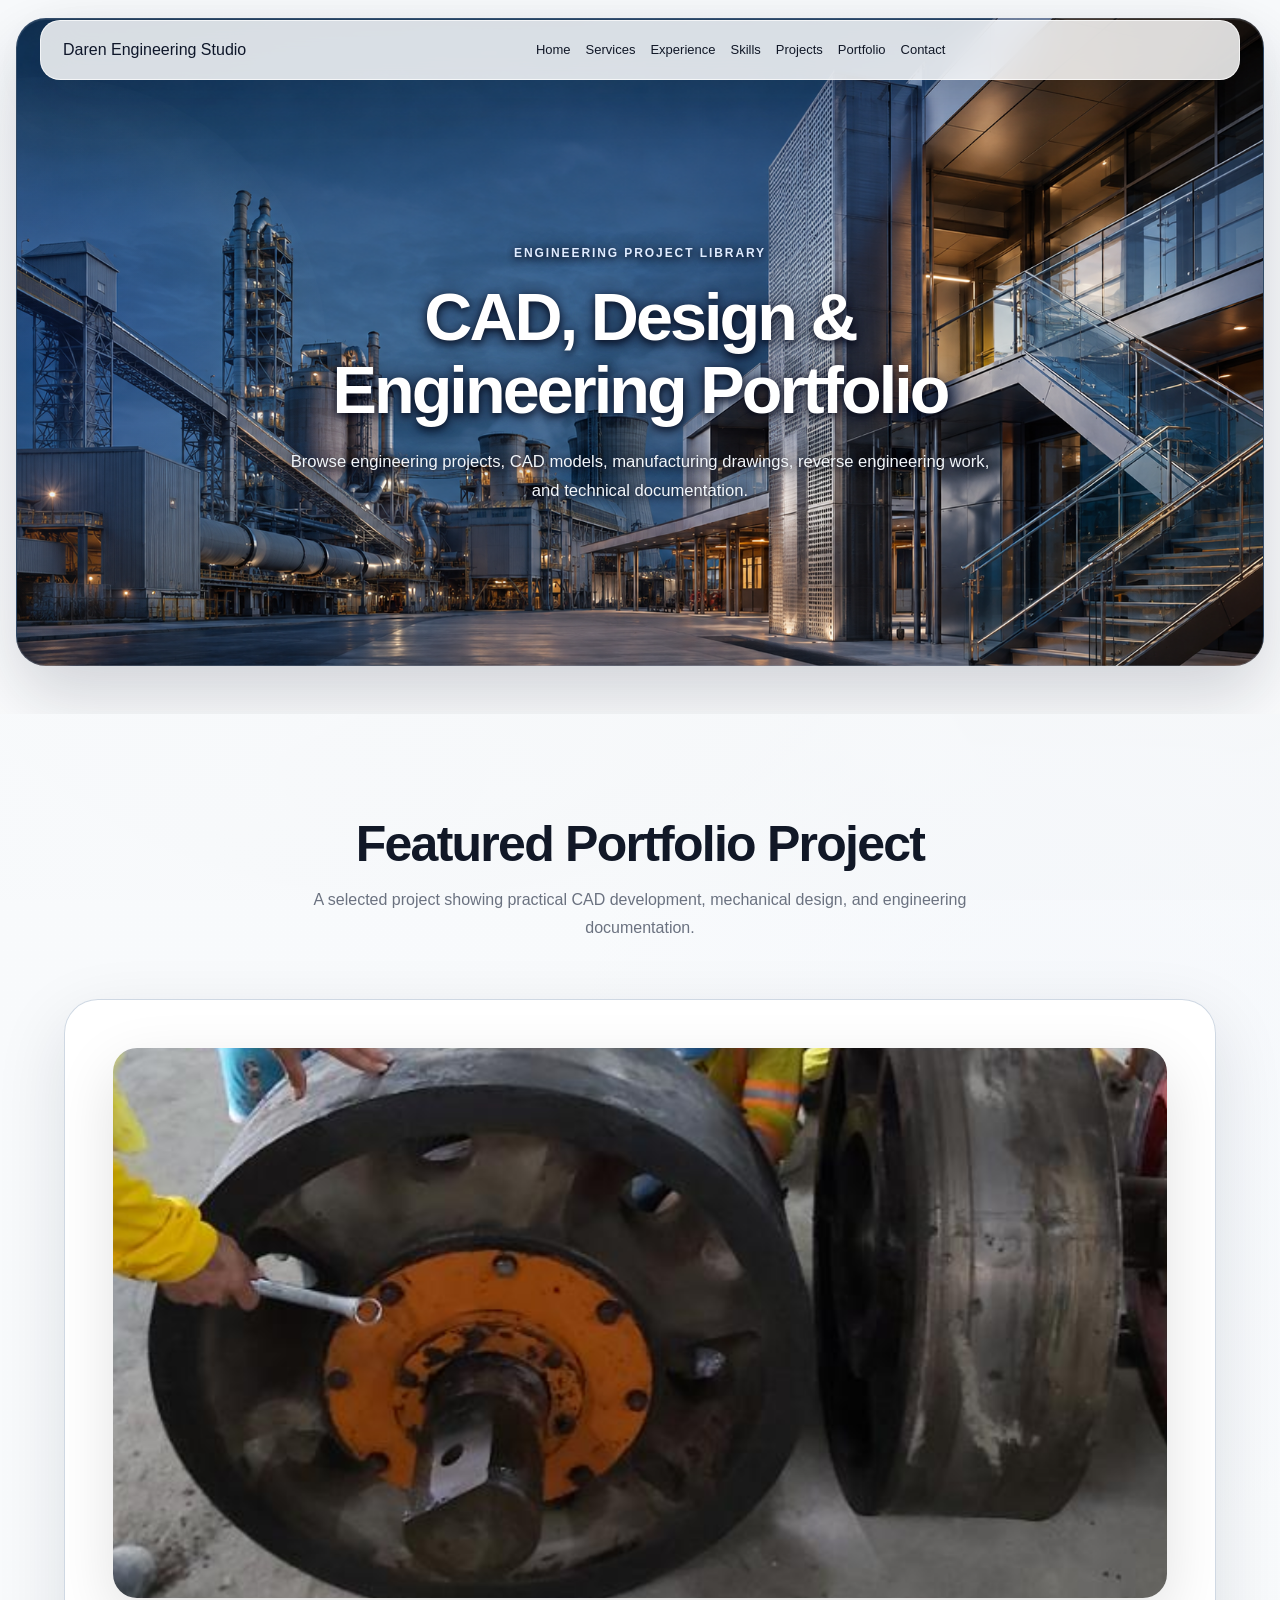
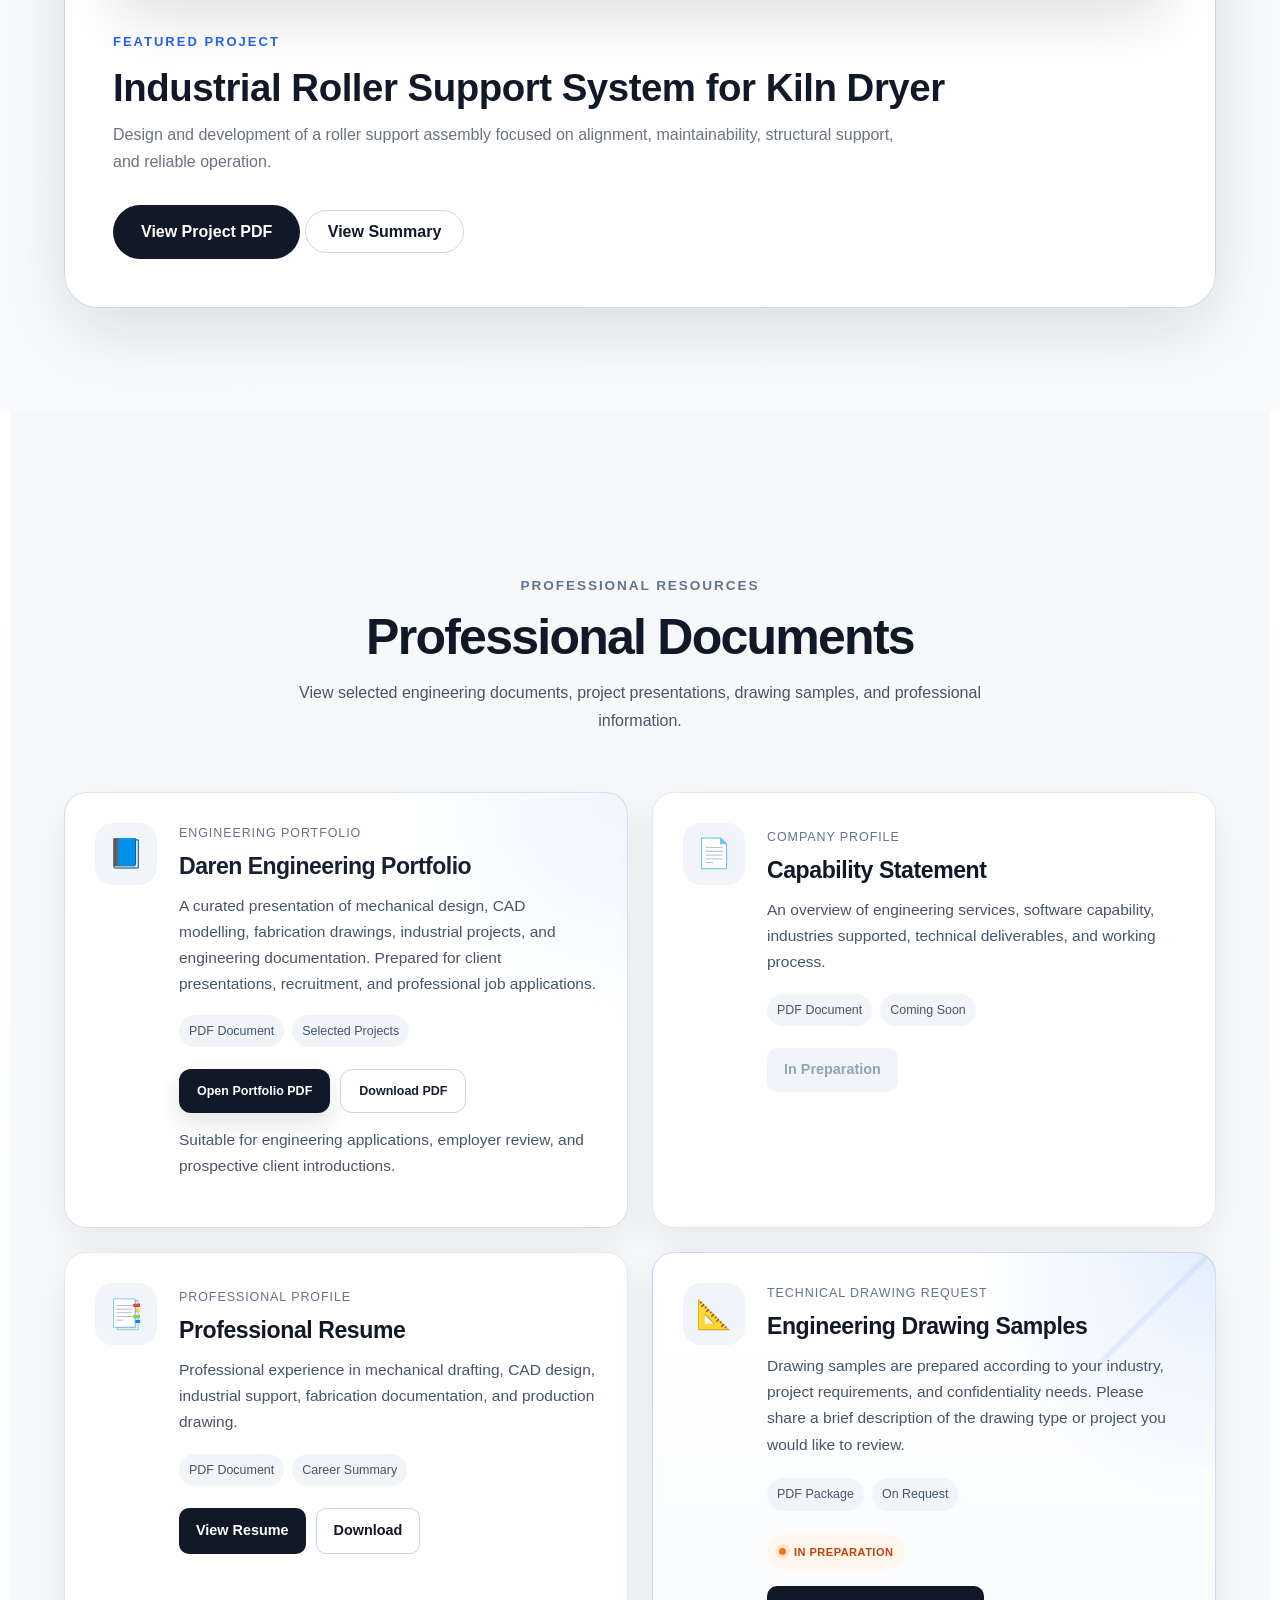
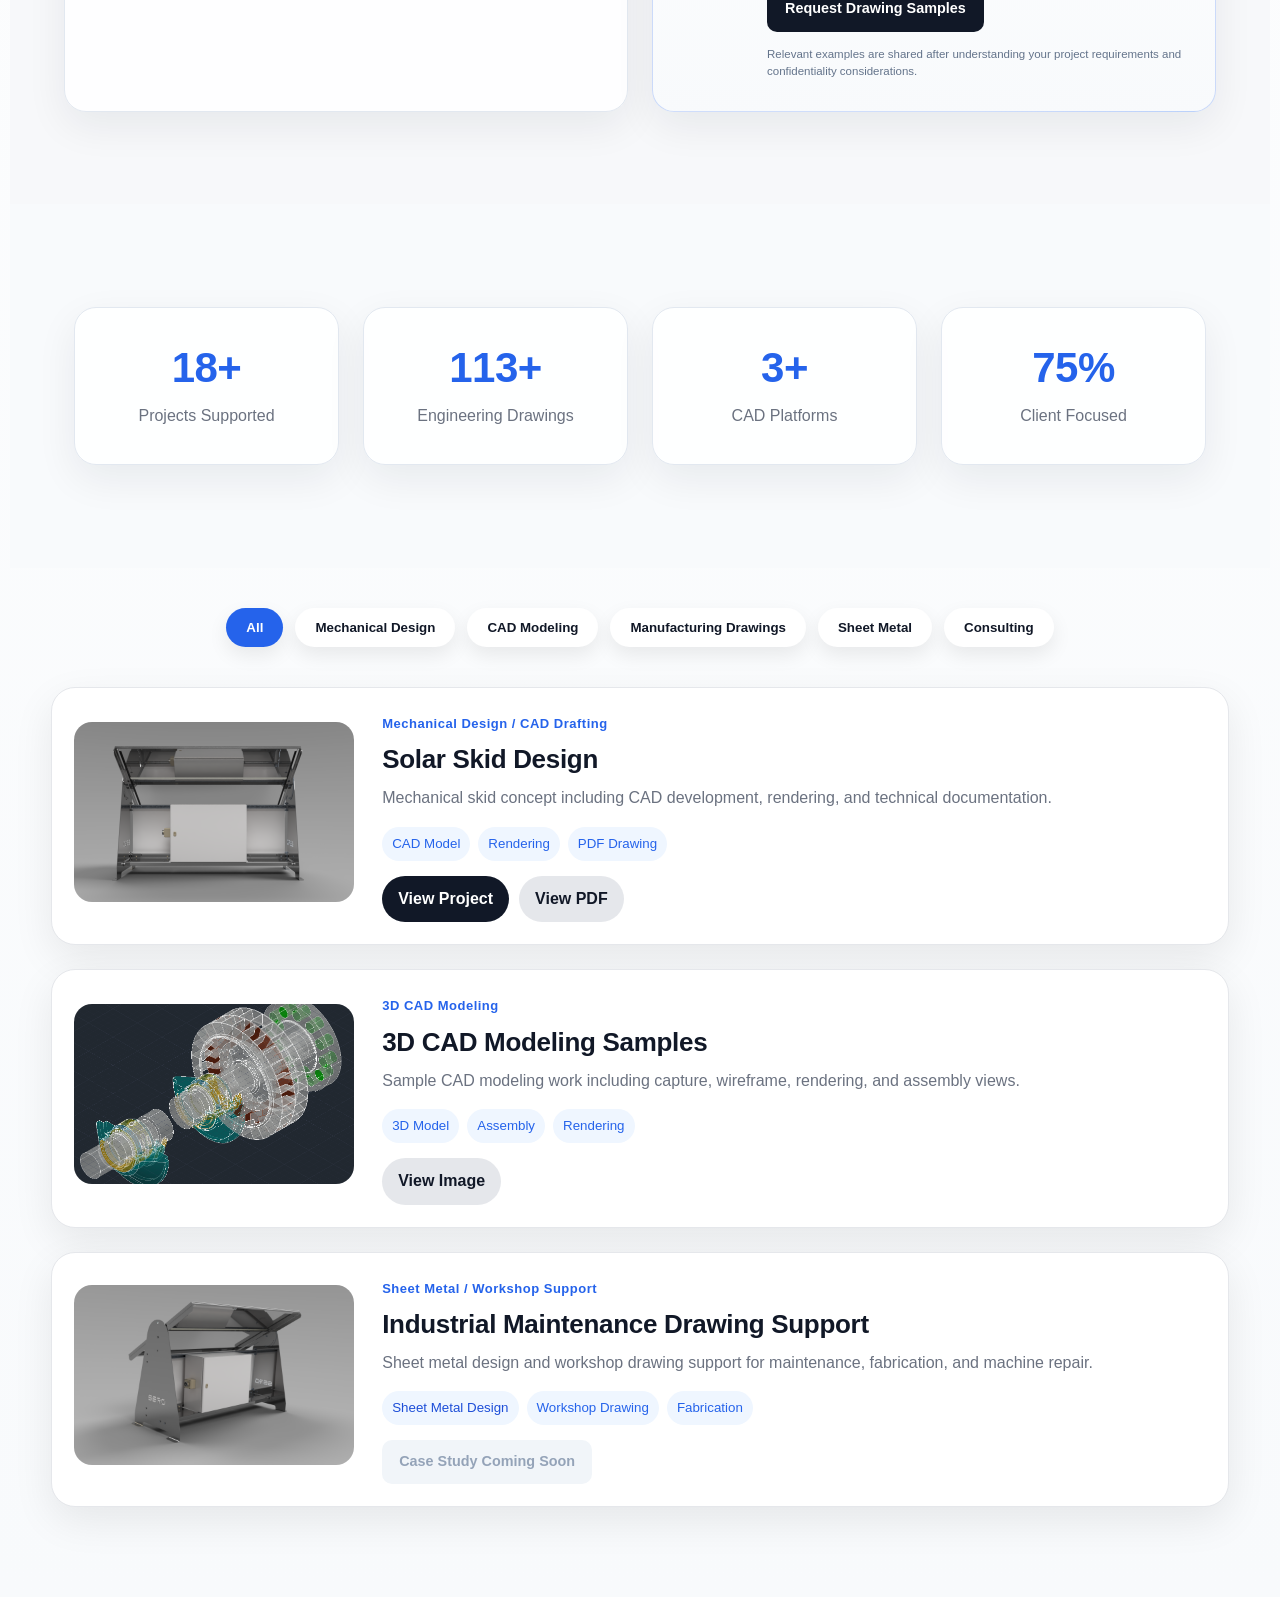
<file: portfolio.html>
<!DOCTYPE html>
<html lang="en">
<head>
    <meta charset="UTF-8">
    <meta name="viewport" content="width=device-width, initial-scale=1.0">
    <title>Portfolio | Daren Engineering Studio</title>

    <link rel="stylesheet" href="css/style.css">
    <link rel="preload"
          as="image"
          href="assets/images/engineering-portfolio-background.png"
          fetchpriority="high">
</head>

<body class="portfolio-page">

<header class="navbar" id="navbar">

    <div class="logo">
        Daren Engineering Studio
    </div>

    <nav>
        <a href="index.html#home">Home</a>
        <a href="index.html#services">Services</a>
        <a href="index.html#industrial-experience">Experience</a>
        <a href="index.html#skills">Skills</a>
        <a href="index.html#case-study">Projects</a>
        <a href="portfolio.html">Portfolio</a>
        <a href="index.html#contact">Contact</a>
    </nav>

</header>

<section class="hero portfolio-hero">

    <div class="hero-content">

        <p class="section-tag">
            ENGINEERING PROJECT LIBRARY
        </p>

        <h1>
            CAD, Design & Engineering Portfolio
        </h1>

        <p class="portfolio-hero-description">
            Browse engineering projects, CAD models,
            manufacturing drawings, reverse engineering work,
            and technical documentation.
        </p>

    </div>

</section>

<section class="section case-study-section">
    <div class="section-title">
        <h2>Featured Portfolio Project</h2>
        <p>
            A selected project showing practical CAD development,
            mechanical design, and engineering documentation.
        </p>
    </div>

    <div class="case-study-card">

        <div class="case-study-header">
            <div class="case-study-image">
                <img src="assets/images/roller-support-kiln-dryer.jpg"
                     alt="Industrial Roller Support System for Kiln Dryer">
            </div>

            <span>FEATURED PROJECT</span>

            <h3>Industrial Roller Support System for Kiln Dryer</h3>

            <p>
                Design and development of a roller support assembly focused on
                alignment, maintainability, structural support, and reliable operation.
            </p>
        </div>

        <div class="case-study-actions">
            <a href="assets/files/Roller-Support-Kiln-Dryer.pdf"
               class="btn-primary"
               target="_blank">
                View Project PDF
            </a>

            <a href="index.html#case-study"
               class="btn-secondary">
                View Summary
            </a>
        </div>

    </div>
</section>

<!-- PROFESSIONAL DOCUMENTS -->
<section class="professional-documents" id="documents">
    <div class="section-heading">
        <span class="section-label">PROFESSIONAL RESOURCES</span>
        <h2>Professional Documents</h2>
        <p>
            View selected engineering documents, project presentations,
            drawing samples, and professional information.
        </p>
    </div>

    <div class="document-grid">

        <!-- ENGINEERING PORTFOLIO -->
        <article class="document-card portfolio-document-card">
            <div class="document-icon">📘</div>

            <div class="document-content">
                <span class="document-type">Engineering Portfolio</span>
                <h3>Daren Engineering Portfolio</h3>

                <p>
                    A curated presentation of mechanical design, CAD modelling,
                    fabrication drawings, industrial projects, and engineering
                    documentation. Prepared for client presentations, recruitment,
                    and professional job applications.
                </p>

                <div class="document-meta">
                    <span>PDF Document</span>
                    <span>Selected Projects</span>
                </div>

                <div class="document-actions portfolio-file-actions">
                    <a
                        href="assets/files/portfolio/Daren-Sombilon-Engineering-Portfolio.pdf"
                        target="_blank"
                        rel="noopener noreferrer"
                        class="btn-primary portfolio-file-link"
                        data-file-candidates="assets/files/portfolio/Daren-Sombilon-Engineering-Portfolio.pdf|assets/files/Daren-Sombilon-Engineering-Portfolio.pdf|assets/files/Engineering-Portfolio.pdf|assets/files/Drawing-Sample-Portfolio.pdf"
                    >
                        Open Portfolio PDF
                    </a>

                    <a
                        href="assets/files/portfolio/Daren-Sombilon-Engineering-Portfolio.pdf"
                        download="Daren-Sombilon-Engineering-Portfolio.pdf"
                        class="btn-secondary portfolio-file-link"
                        data-file-candidates="assets/files/portfolio/Daren-Sombilon-Engineering-Portfolio.pdf|assets/files/Daren-Sombilon-Engineering-Portfolio.pdf|assets/files/Engineering-Portfolio.pdf|assets/files/Drawing-Sample-Portfolio.pdf"
                    >
                        Download PDF
                    </a>
                </div>

                <p class="portfolio-purpose-note">
                    Suitable for engineering applications, employer review,
                    and prospective client introductions.
                </p>
            </div>
        </article>

        <!-- CAPABILITY STATEMENT -->
        <article class="document-card">
            <div class="document-icon">📄</div>

            <div class="document-content">
                <span class="document-type">Company Profile</span>
                <h3>Capability Statement</h3>

                <p>
                    An overview of engineering services, software capability,
                    industries supported, technical deliverables, and working process.
                </p>

                <div class="document-meta">
                    <span>PDF Document</span>
                    <span>Coming Soon</span>
                </div>

                <div class="document-actions">
                    <span class="btn-disabled">In Preparation</span>
                </div>
            </div>
        </article>

        <!-- RESUME -->
        <article class="document-card">
            <div class="document-icon">📑</div>

            <div class="document-content">
                <span class="document-type">Professional Profile</span>
                <h3>Professional Resume</h3>

                <p>
                    Professional experience in mechanical drafting, CAD design,
                    industrial support, fabrication documentation, and production drawing.
                </p>

                <div class="document-meta">
                    <span>PDF Document</span>
                    <span>Career Summary</span>
                </div>

                <div class="document-actions">
                    <a
                        href="assets/files/resume/Daren-Sombilon-Resume.pdf"
                        target="_blank"
                        rel="noopener noreferrer"
                        class="btn-primary"
                    >
                        View Resume
                    </a>

                    <a
                        href="assets/files/resume/Daren-Sombilon-Resume.pdf"
                        download
                        class="btn-secondary"
                    >
                        Download
                    </a>
                </div>
            </div>
        </article>

        <!-- DRAWING SAMPLES — REQUEST BASED -->
        <article class="document-card document-card-request">
            <div class="document-icon">📐</div>

            <div class="document-content">
                <span class="document-type">Technical Drawing Request</span>
                <h3>Engineering Drawing Samples</h3>

                <p>
                    Drawing samples are prepared according to your industry,
                    project requirements, and confidentiality needs.
                    Please share a brief description of the drawing type or project
                    you would like to review.
                </p>

                <div class="document-meta">
                    <span>PDF Package</span>
                    <span>On Request</span>
                </div>

                <div class="document-preparation-status">
                    <span class="document-status-dot" aria-hidden="true"></span>
                    In Preparation
                </div>

                <div class="document-actions document-request-actions">
                    <a
                        href="request.html"
                        class="btn-primary"
                    >
                        Request Drawing Samples
                    </a>
                </div>

                <p class="document-confidentiality-note">
                    Relevant examples are shared after understanding your
                    project requirements and confidentiality considerations.
                </p>
            </div>
        </article>

    </div>
</section>

<section class="stats-section section">
    <div class="stats-grid">

        <div class="stat-card">
            <h3>
                <span class="counter" data-target="25">0</span>+
            </h3>
            <p>Projects Supported</p>
        </div>

        <div class="stat-card">
            <h3>
                <span class="counter" data-target="150">0</span>+
            </h3>
            <p>Engineering Drawings</p>
        </div>

        <div class="stat-card">
            <h3>
                <span class="counter" data-target="5">0</span>+
            </h3>
            <p>CAD Platforms</p>
        </div>

        <div class="stat-card">
            <h3>
                <span class="counter" data-target="100">0</span>%
            </h3>
            <p>Client Focused</p>
        </div>

    </div>
</section>

<section class="portfolio-filters">
    <button class="filter-btn active" data-filter="all">All</button>
    <button class="filter-btn" data-filter="mechanical">Mechanical Design</button>
    <button class="filter-btn" data-filter="cad">CAD Modeling</button>
    <button class="filter-btn" data-filter="drawings">Manufacturing Drawings</button>
    <button class="filter-btn" data-filter="sheetmetal">Sheet Metal</button>
    <button class="filter-btn" data-filter="consulting">Consulting</button>
</section>

<section class="project-list">

    <article class="project-list-item" data-category="mechanical cad drawings">
        <div class="project-list-image">
            <img src="assets/images/portfolio/skid-rendering.jpg" alt="Solar Skid Design">
        </div>

        <div class="project-list-content">
            <span class="project-category">Mechanical Design / CAD Drafting</span>
            <h3>Solar Skid Design</h3>
            <p>
                Mechanical skid concept including CAD development,
                rendering, and technical documentation.
            </p>

            <div class="project-tags">
                <small>CAD Model</small>
                <small>Rendering</small>
                <small>PDF Drawing</small>
            </div>

            <div class="project-actions">
                <a href="solar-skid-case-study.html">View Project</a>
                <a href="assets/files/Solar-Skid-Rendering.pdf" target="_blank">View PDF</a>
            </div>
        </div>
    </article>

    <article class="project-list-item" data-category="cad mechanical">
        <div class="project-list-image">
            <img src="assets/images/portfolio/3d-cad.jpg" alt="3D CAD Modeling Samples">
        </div>

        <div class="project-list-content">
            <span class="project-category">3D CAD Modeling</span>
            <h3>3D CAD Modeling Samples</h3>
            <p>
                Sample CAD modeling work including capture,
                wireframe, rendering, and assembly views.
            </p>

            <div class="project-tags">
                <small>3D Model</small>
                <small>Assembly</small>
                <small>Rendering</small>
            </div>

            <div class="project-actions">
                <a href="assets/images/portfolio/3d-cad.jpg" target="_blank">View Image</a>
            </div>
        </div>
    </article>

    <article class="project-list-item" data-category="sheetmetal drawings consulting">
        <div class="project-list-image">
            <img src="assets/images/portfolio/rendering.jpg" alt="Industrial Maintenance Drawing Support">
        </div>

        <div class="project-list-content">
            <span class="project-category">Sheet Metal / Workshop Support</span>
            <h3>Industrial Maintenance Drawing Support</h3>
            <p>
                Sheet metal design and workshop drawing support
                for maintenance, fabrication, and machine repair.
            </p>

            <div class="project-tags">
                <small>Sheet Metal Design</small>
                <small>Workshop Drawing</small>
                <small>Fabrication</small>
            </div>

            <div class="project-actions">
                <span class="btn-disabled">Case Study Coming Soon</span>
            </div>
        </div>
    </article>

</section>

<script src="js/main.js"></script>


<script>
(() => {
    const links = document.querySelectorAll(".portfolio-file-link[data-file-candidates]");
    if (!links.length) return;

    const resolved = new Map();

    async function findExistingPath(candidates) {
        const key = candidates.join("|");
        if (resolved.has(key)) return resolved.get(key);

        for (const path of candidates) {
            try {
                const response = await fetch(path, {
                    method: "HEAD",
                    cache: "no-store"
                });

                if (response.ok) {
                    resolved.set(key, path);
                    return path;
                }
            } catch (_) {
                // Continue to the next known legacy location.
            }
        }

        const fallback = candidates[0];
        resolved.set(key, fallback);
        return fallback;
    }

    links.forEach(async (link) => {
        const candidates = link.dataset.fileCandidates
            .split("|")
            .map((item) => item.trim())
            .filter(Boolean);

        const path = await findExistingPath(candidates);
        link.href = path;
    });
})();
</script>

</body>
</html>
</file>
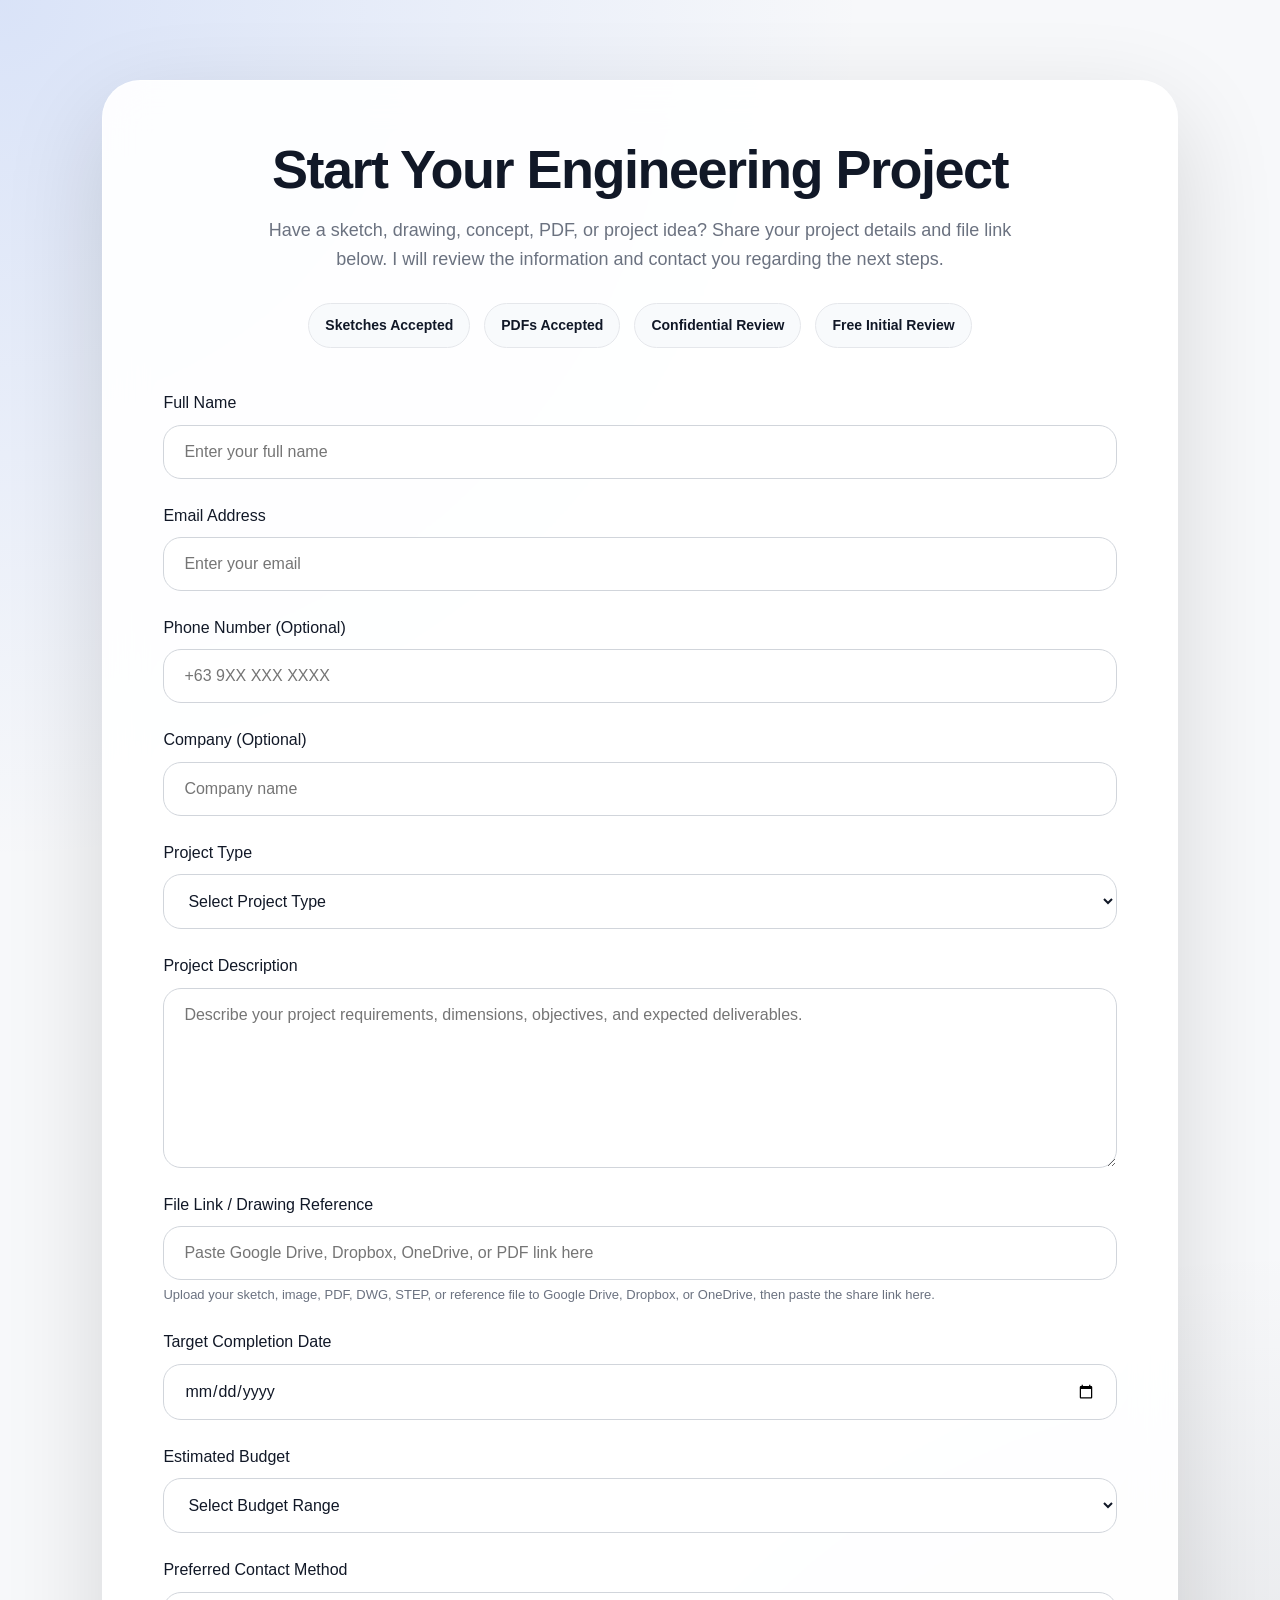
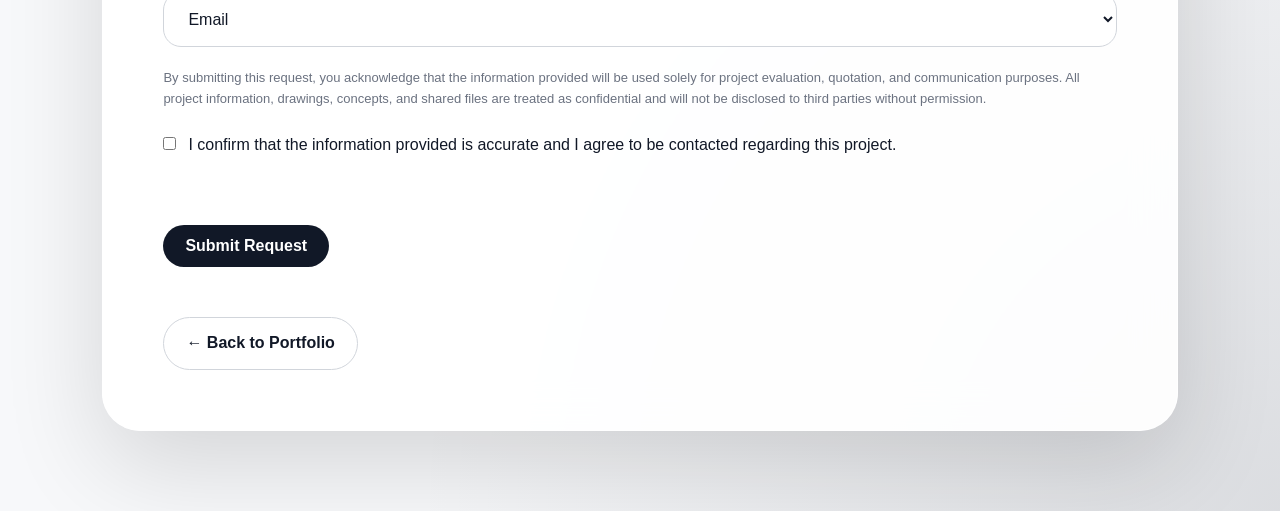
<file: request.html>
<!DOCTYPE html>

<html lang="en">
<head>
    <meta charset="UTF-8">
    <meta name="viewport" content="width=device-width, initial-scale=1.0">
    <title>Request Design Service | Daren Engineering Studio</title>
    <link rel="stylesheet" href="css/style.css">
</head>

<body>

<section class="request-page">
    <div class="request-container">

    <div class="request-header">
        <h1>Start Your Engineering Project</h1>

        <p>
            Have a sketch, drawing, concept, PDF, or project idea?
            Share your project details and file link below.
            I will review the information and contact you regarding the next steps.
        </p>

        <div class="request-trust">
            <span>Sketches Accepted</span>
            <span>PDFs Accepted</span>
            <span>Confidential Review</span>
            <span>Free Initial Review</span>
        </div>
    </div>

    <form
    id="requestForm"
    class="request-form"
    action="https://formspree.io/f/mrevdpja"
    method="POST">

    <input
        type="hidden"
        name="_next"
        value="https://3dsdaren.github.io/daren-engineering-portfolio/thankyou.html">

    <input
        type="hidden"
        name="_subject"
        value="New Engineering Project Request">

        <div class="form-group">
            <label>Full Name</label>
            <input
    type="text"
    name="full_name"
    placeholder="Enter your full name"
    autocomplete="name"
    required>
        </div>

        <div class="form-group">
            <label>Email Address</label>
           <input
    type="email"
    name="email_address"
    placeholder="Enter your email"
    autocomplete="email"
    required>
        </div>

        <div class="form-group">
            <label>Phone Number (Optional)</label>
            <input type="tel" name="phone_number" placeholder="+63 9XX XXX XXXX">
        </div>

        <div class="form-group">
            <label>Company (Optional)</label>
            <input type="text" name="company" placeholder="Company name">
        </div>

        <div class="form-group">
            <label>Project Type</label>

            <select name="project_type" required>
                <option value="">Select Project Type</option>
                <option>Mechanical Design</option>
                <option>CAD Drafting</option>
                <option>3D CAD Modeling</option>
                <option>Fabrication Drawing</option>
                <option>Reverse Engineering</option>
                <option>Engineering Review</option>
                <option>Technical Documentation</option>
                <option>Website / Digital Engineering</option>
                <option>Other</option>
            </select>
        </div>

        <div class="form-group">
            <label>Project Description</label>

            <textarea
                name="project_description"
                rows="8"
                placeholder="Describe your project requirements, dimensions, objectives, and expected deliverables."
                required></textarea>
        </div>

        <div class="form-group">
            <label>File Link / Drawing Reference</label>

            <input
                type="url"
                name="file_link"
                placeholder="Paste Google Drive, Dropbox, OneDrive, or PDF link here">

            <p class="form-note">
                Upload your sketch, image, PDF, DWG, STEP, or reference file to Google Drive,
                Dropbox, or OneDrive, then paste the share link here.
            </p>
        </div>

        <div class="form-group">
            <label>Target Completion Date</label>
            <input type="date" name="target_completion_date">
        </div>

        <div class="form-group">
            <label>Estimated Budget</label>

            <select name="estimated_budget">
                <option value="">Select Budget Range</option>
                <option>Under ₱5,000</option>
                <option>₱5,000 - ₱10,000</option>
                <option>₱10,000 - ₱25,000</option>
                <option>₱25,000 - ₱50,000</option>
                <option>₱50,000+</option>
            </select>
        </div>

        <div class="form-group">
            <label>Preferred Contact Method</label>

            <select name="preferred_contact_method">
                <option>Email</option>
                <option>Phone</option>
                <option>Viber</option>
                <option>WhatsApp</option>
            </select>
        </div>

        <div class="form-note">
            By submitting this request, you acknowledge that the information
            provided will be used solely for project evaluation, quotation,
            and communication purposes. All project information, drawings,
            concepts, and shared files are treated as confidential and will
            not be disclosed to third parties without permission.
        </div>

        <div class="form-group checkbox-group">
    <input type="checkbox" id="agreement" name="agreement" required>

    <label for="agreement">
        I confirm that the information provided is accurate and I agree to be contacted regarding this project.
    </label>
</div>
<p id="formStatus" class="form-status"></p>
        <button type="submit" class="btn-primary">
            Submit Request
        </button>

    </form>

    <div style="margin-top:40px;">
        <a href="index.html" class="btn-secondary">
            ← Back to Portfolio
        </a>
    </div>

</div>

</section>
<script>
    const form = document.getElementById("requestForm");
    const formStatus = document.getElementById("formStatus");

    form.addEventListener("submit", async function (event) {
        event.preventDefault();

        const formData = new FormData(form);

        formStatus.textContent = "Submitting your request...";
        formStatus.className = "form-status loading";

        try {
            const response = await fetch(form.action, {
                method: "POST",
                body: formData,
                headers: {
                    "Accept": "application/json"
                }
            });

            if (response.ok) {
                formStatus.textContent = "Request submitted successfully. Redirecting...";
                formStatus.className = "form-status success";

                setTimeout(function () {
                    window.location.href = "thankyou.html";
                }, 1000);
            } else {
                formStatus.textContent = "Something went wrong. Please check the form and try again.";
                formStatus.className = "form-status error";
            }
        } catch (error) {
            formStatus.textContent = "Network error. Please try again.";
            formStatus.className = "form-status error";
        }
    });
</script>
</body>
</html>
</file>
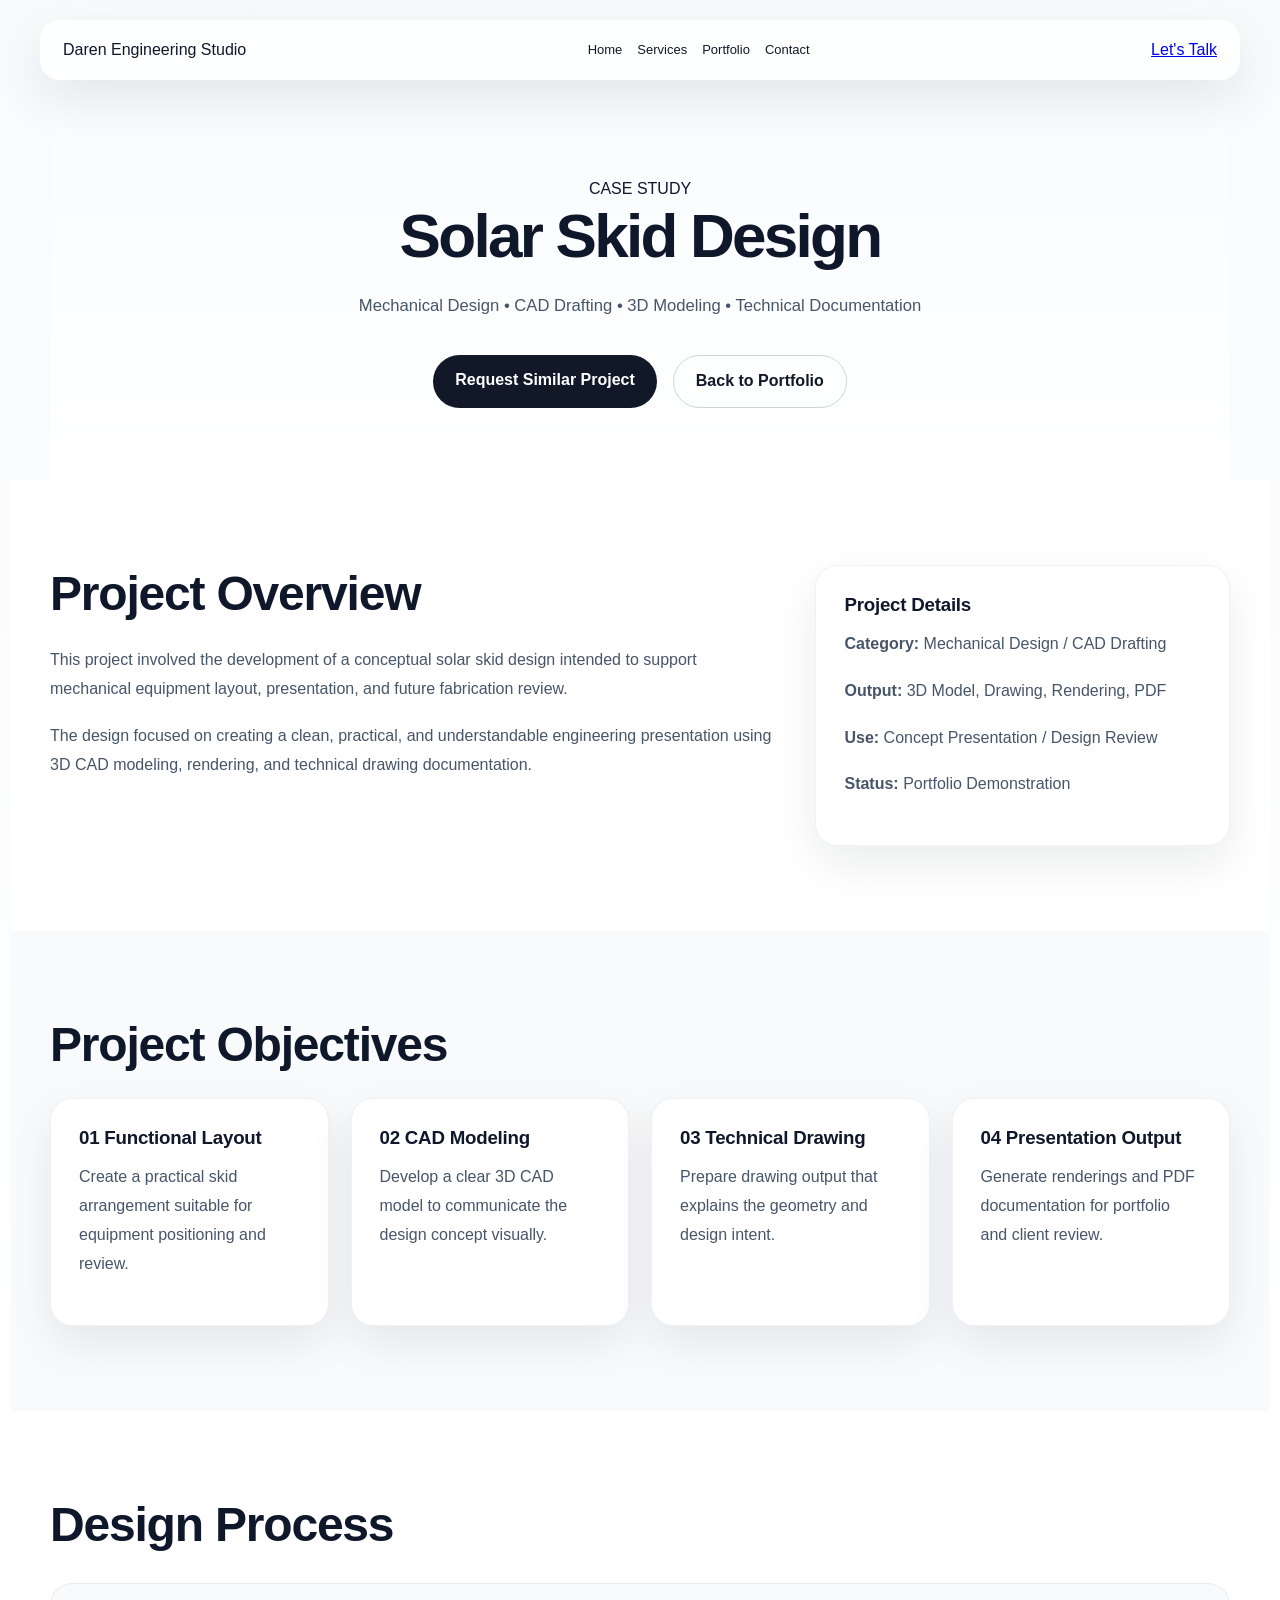
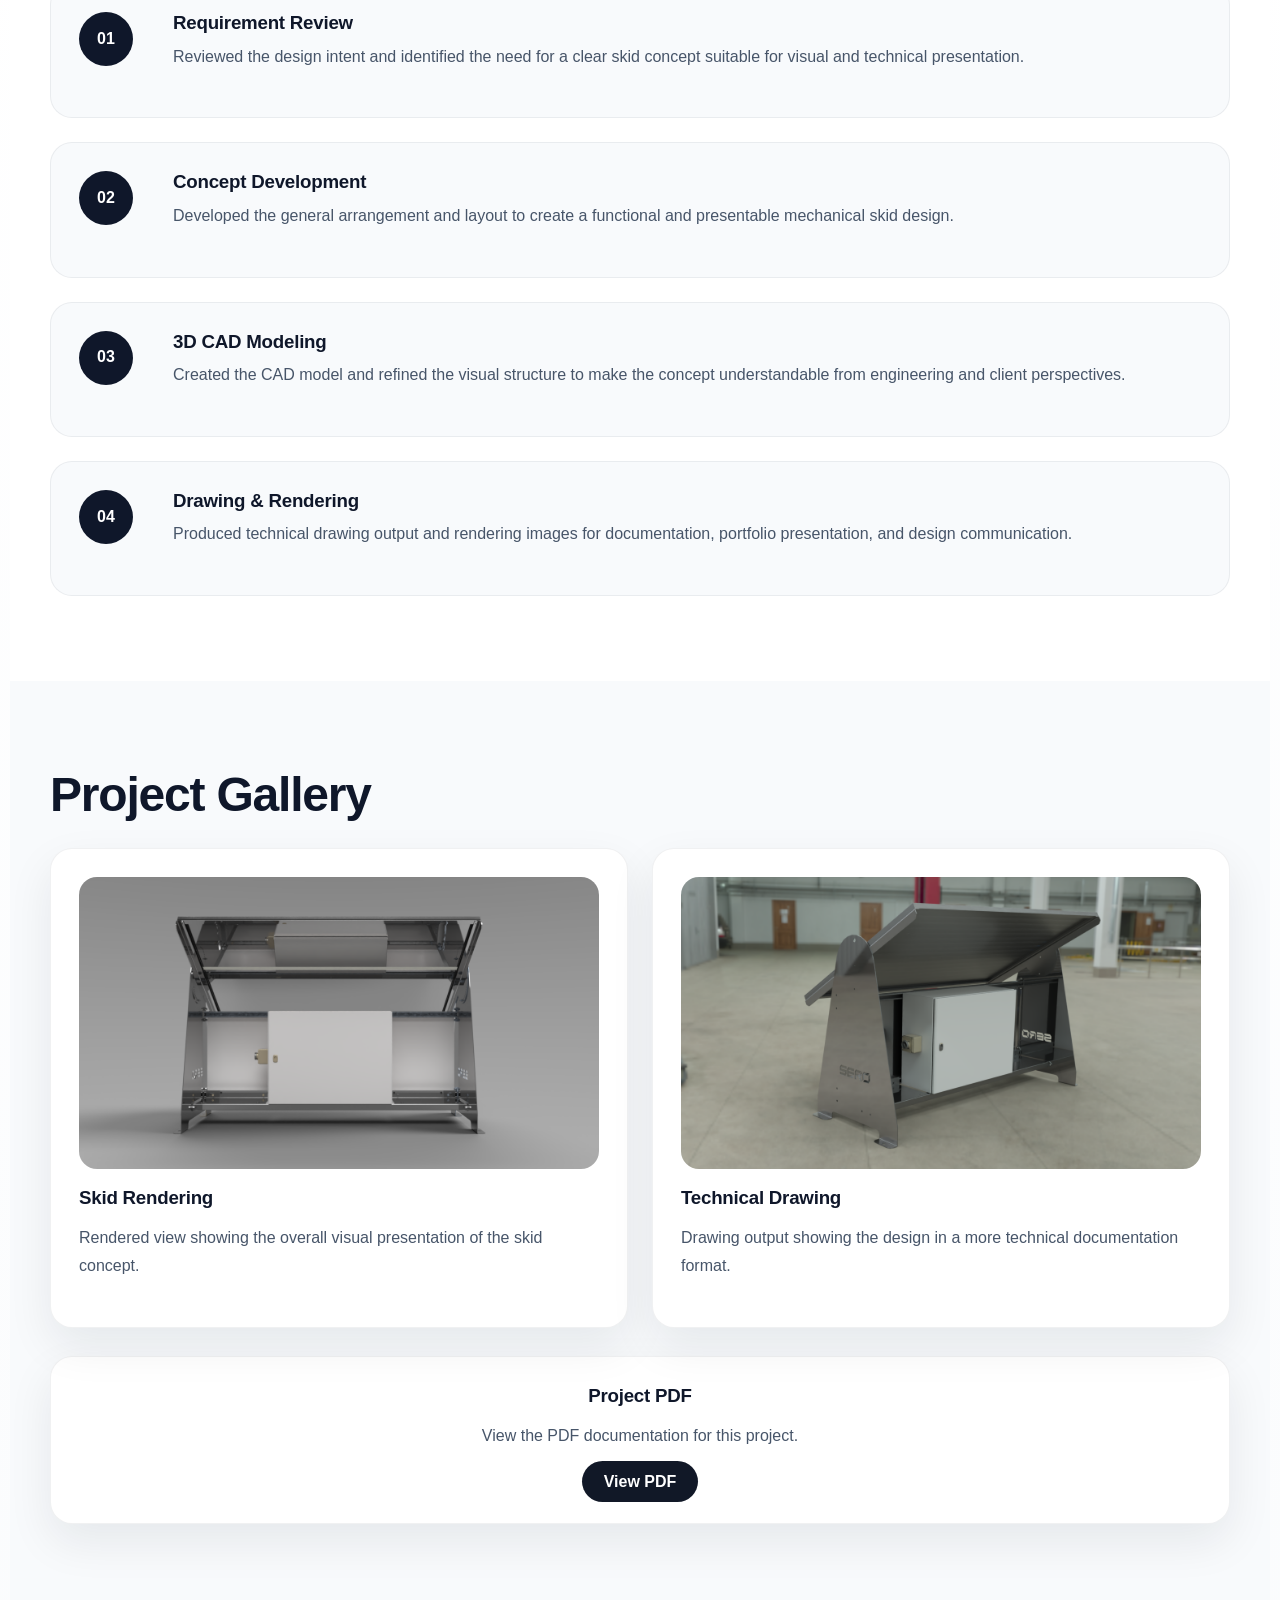
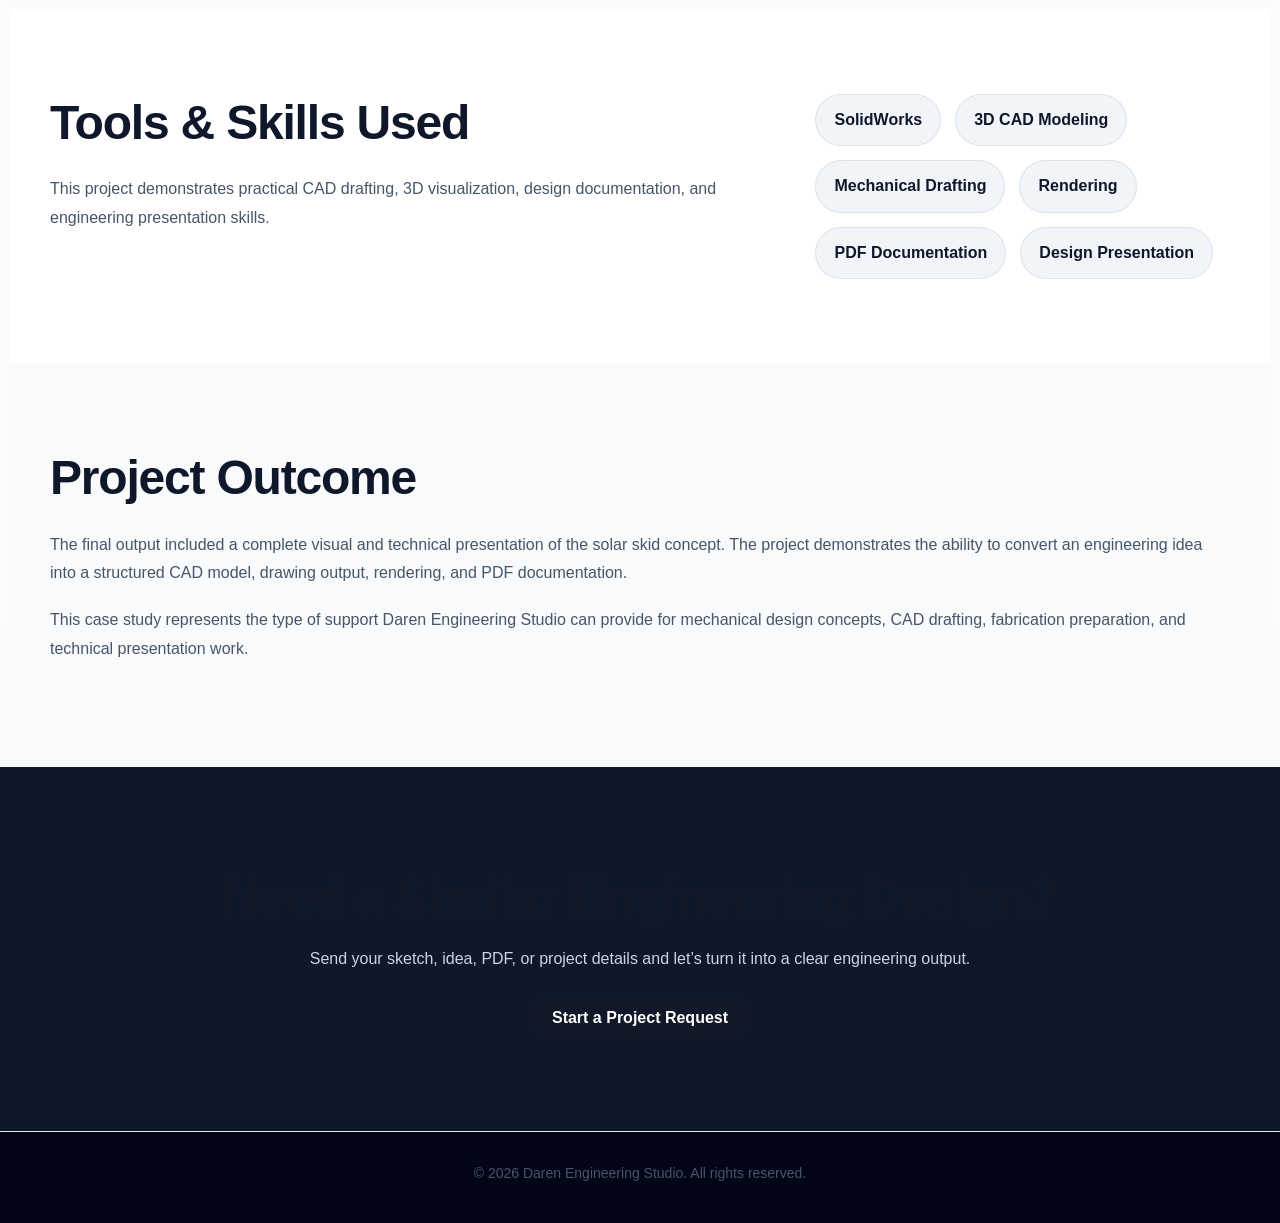
<file: solar-skid-case-study.html>
<!DOCTYPE html>
<html lang="en">
<head>
    <meta charset="UTF-8">
    <meta name="viewport" content="width=device-width, initial-scale=1.0">
    <title>Solar Skid Design Case Study | Daren Engineering Studio</title>

    <meta name="description" content="Solar Skid Design case study by Daren Engineering Studio. Mechanical design, CAD drafting, 3D modeling, rendering, and technical documentation.">

    <link rel="stylesheet" href="css/style.css">
</head>

<body>

<header class="navbar">
    <div class="logo">Daren Engineering Studio</div>

    <nav>
        <a href="index.html">Home</a>
        <a href="index.html#services">Services</a>
        <a href="index.html#cad-portfolio">Portfolio</a>
        <a href="index.html#contact">Contact</a>
    </nav>

    <a href="request.html" class="nav-btn">Let's Talk</a>
</header>

<main>

    <section class="case-hero">
        <div class="container">
            <span class="eyebrow">CASE STUDY</span>
            <h1>Solar Skid Design</h1>
            <p>
                Mechanical Design • CAD Drafting • 3D Modeling • Technical Documentation
            </p>

            <div class="case-hero-buttons">
                <a href="request.html" class="btn-primary">Request Similar Project</a>
                <a href="index.html#cad-portfolio" class="btn-secondary">Back to Portfolio</a>
            </div>
        </div>
    </section>

    <section class="case-section">
        <div class="container case-layout">

            <div>
                <h2>Project Overview</h2>
                <p>
                    This project involved the development of a conceptual solar skid design
                    intended to support mechanical equipment layout, presentation, and future
                    fabrication review.
                </p>

                <p>
                    The design focused on creating a clean, practical, and understandable
                    engineering presentation using 3D CAD modeling, rendering, and technical
                    drawing documentation.
                </p>
            </div>

            <div class="case-info-card">
                <h3>Project Details</h3>
                <p><strong>Category:</strong> Mechanical Design / CAD Drafting</p>
                <p><strong>Output:</strong> 3D Model, Drawing, Rendering, PDF</p>
                <p><strong>Use:</strong> Concept Presentation / Design Review</p>
                <p><strong>Status:</strong> Portfolio Demonstration</p>
            </div>

        </div>
    </section>

    <section class="case-section light-section">
        <div class="container">

            <h2>Project Objectives</h2>

            <div class="case-grid">
                <div class="case-card">
                    <h3>01 Functional Layout</h3>
                    <p>Create a practical skid arrangement suitable for equipment positioning and review.</p>
                </div>

                <div class="case-card">
                    <h3>02 CAD Modeling</h3>
                    <p>Develop a clear 3D CAD model to communicate the design concept visually.</p>
                </div>

                <div class="case-card">
                    <h3>03 Technical Drawing</h3>
                    <p>Prepare drawing output that explains the geometry and design intent.</p>
                </div>

                <div class="case-card">
                    <h3>04 Presentation Output</h3>
                    <p>Generate renderings and PDF documentation for portfolio and client review.</p>
                </div>
            </div>

        </div>
    </section>

    <section class="case-section">
        <div class="container">

            <h2>Design Process</h2>

            <div class="timeline">

                <div class="timeline-item">
                    <span>01</span>
                    <div>
                        <h3>Requirement Review</h3>
                        <p>
                            Reviewed the design intent and identified the need for a clear skid concept
                            suitable for visual and technical presentation.
                        </p>
                    </div>
                </div>

                <div class="timeline-item">
                    <span>02</span>
                    <div>
                        <h3>Concept Development</h3>
                        <p>
                            Developed the general arrangement and layout to create a functional and
                            presentable mechanical skid design.
                        </p>
                    </div>
                </div>

                <div class="timeline-item">
                    <span>03</span>
                    <div>
                        <h3>3D CAD Modeling</h3>
                        <p>
                            Created the CAD model and refined the visual structure to make the concept
                            understandable from engineering and client perspectives.
                        </p>
                    </div>
                </div>

                <div class="timeline-item">
                    <span>04</span>
                    <div>
                        <h3>Drawing & Rendering</h3>
                        <p>
                            Produced technical drawing output and rendering images for documentation,
                            portfolio presentation, and design communication.
                        </p>
                    </div>
                </div>

            </div>

        </div>
    </section>

    <section class="case-section light-section">
        <div class="container">

            <h2>Project Gallery</h2>

            <div class="case-gallery">
                <div class="gallery-card">
                    <img src="assets/images/portfolio/skid-rendering.jpg" alt="Solar skid 3D rendering">
                    <h3>Skid Rendering</h3>
                    <p>Rendered view showing the overall visual presentation of the skid concept.</p>
                </div>

                <div class="gallery-card">
                    <img src="assets/images/portfolio/skid-drawing.jpg" alt="Solar skid technical drawing">
                    <h3>Technical Drawing</h3>
                    <p>Drawing output showing the design in a more technical documentation format.</p>
                </div>
            </div>

            <div class="pdf-download-box">
                <h3>Project PDF</h3>
                <p>View the PDF documentation for this project.</p>
                <a href="assets/files/Solar-Skid-Rendering.pdf" target="_blank" class="btn-primary">
                    View PDF
                </a>
            </div>

        </div>
    </section>

    <section class="case-section">
        <div class="container case-layout">

            <div>
                <h2>Tools & Skills Used</h2>
                <p>
                    This project demonstrates practical CAD drafting, 3D visualization,
                    design documentation, and engineering presentation skills.
                </p>
            </div>

            <div class="skills-list">
                <span>SolidWorks</span>
                <span>3D CAD Modeling</span>
                <span>Mechanical Drafting</span>
                <span>Rendering</span>
                <span>PDF Documentation</span>
                <span>Design Presentation</span>
            </div>

        </div>
    </section>

    <section class="case-section light-section">
        <div class="container">

            <h2>Project Outcome</h2>

            <p>
                The final output included a complete visual and technical presentation of the
                solar skid concept. The project demonstrates the ability to convert an engineering
                idea into a structured CAD model, drawing output, rendering, and PDF documentation.
            </p>

            <p>
                This case study represents the type of support Daren Engineering Studio can provide
                for mechanical design concepts, CAD drafting, fabrication preparation, and technical
                presentation work.
            </p>

        </div>
    </section>

    <section class="case-cta">
        <div class="container">
            <h2>Need a Similar Engineering Design?</h2>
            <p>
                Send your sketch, idea, PDF, or project details and let’s turn it into a clear engineering output.
            </p>

            <a href="request.html" class="btn-primary">Start a Project Request</a>
        </div>
    </section>

</main>

<footer>
    <p>© 2026 Daren Engineering Studio. All rights reserved.</p>
</footer>

</body>
</html>
</file>
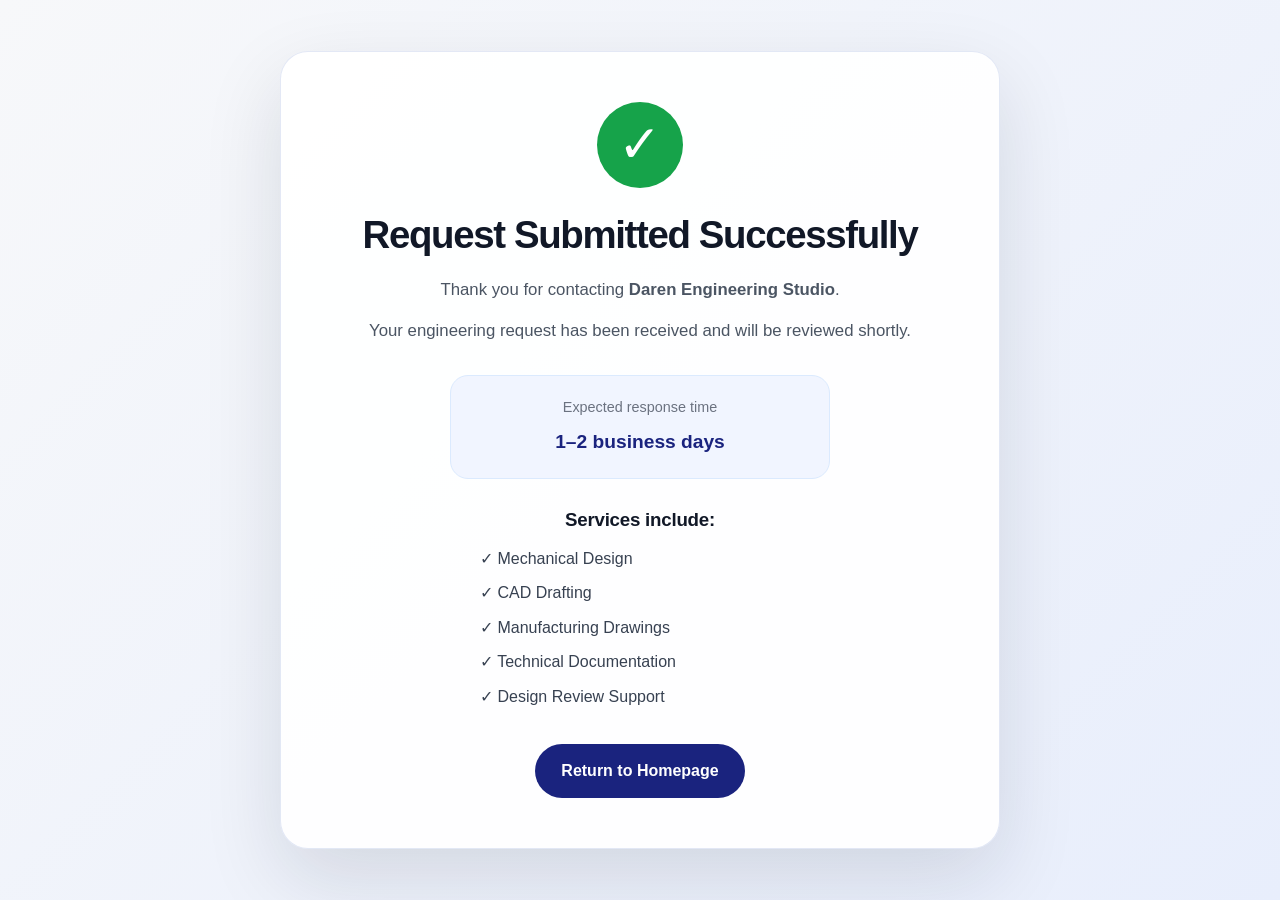
<file: thankyou.html>
<!DOCTYPE html>
<html lang="en">
<head>
    <meta charset="UTF-8">
    <meta name="viewport" content="width=device-width, initial-scale=1.0">
    <title>Thank You | Daren Engineering Studio</title>

    <link rel="stylesheet" href="css/style.css">
</head>
<body>

    <section class="thankyou-page">
        <div class="thankyou-card">
            <div class="check-icon">✓</div>

            <h1>Request Submitted Successfully</h1>

            <p>
                Thank you for contacting <strong>Daren Engineering Studio</strong>.
            </p>

            <p>
                Your engineering request has been received and will be reviewed shortly.
            </p>

            <div class="response-box">
                <span>Expected response time</span>
                <strong>1–2 business days</strong>
            </div>

            <h3>Services include:</h3>

            <ul class="thankyou-list">
                <li>✓ Mechanical Design</li>
                <li>✓ CAD Drafting</li>
                <li>✓ Manufacturing Drawings</li>
                <li>✓ Technical Documentation</li>
                <li>✓ Design Review Support</li>
            </ul>

            <a href="index.html" class="btn primary-btn">Return to Homepage</a>
        </div>
    </section>

</body>
</html>
</file>
<file: css/style.css>
* {
    margin: 0;
    padding: 0;
    box-sizing: border-box;
}

body {
    font-family: 'Inter', sans-serif;
    background: #f7f8fa;
    color: #111827;
    line-height: 1.6;
}

/* ================================
   NAVBAR
================================ */

.navbar {
    position: fixed;
    top: 20px;
    left: 50%;
    transform: translateX(-50%);
    width: 90%;
    max-width: 1200px;
    background: rgba(255, 255, 255, 0.85);
    backdrop-filter: blur(15px);
    border-radius: 20px;
    padding: 18px 24px;
    display: flex;
    justify-content: space-between;
    align-items: center;
    gap: 18px;
    z-index: 1000;
    box-shadow: 0 10px 30px rgba(0, 0, 0, 0.08);
    transition: all 0.3s ease;
}

/* ================================
   LOGO
================================ */

.logo {
    display: flex;
    align-items: center;
    gap: 12px;
    flex-shrink: 0;
    transition: 0.3s ease;
}

.logo-mark {
    width: 52px;
    height: 52px;
    border-radius: 14px;
    background: linear-gradient(
        135deg,
        #2563eb,
        #1d4ed8
    );
    border: 1px solid rgba(255, 255, 255, 0.25);
    color: #ffffff;
    font-size: 18px;
    font-weight: 800;
    display: flex;
    align-items: center;
    justify-content: center;
    box-shadow:
        0 12px 30px rgba(37, 99, 235, 0.25),
        0 0 20px rgba(37, 99, 235, 0.15);
    transition: all 0.3s ease;
}

.logo-mark:hover {
    transform: translateY(-3px) scale(1.03);
    box-shadow:
        0 20px 45px rgba(37, 99, 235, 0.35),
        0 0 25px rgba(37, 99, 235, 0.20);
}

.logo-text {
    display: flex;
    flex-direction: column;
    line-height: 1.1;
}

.logo-text strong {
    font-size: 19px;
    font-weight: 800;
    color: #111827;
    letter-spacing: 1px;
    transition: color 0.3s ease;
}

.logo-text small {
    font-size: 11px;
    color: #6b7280;
    text-transform: uppercase;
    letter-spacing: 1.5px;
}

.logo:hover .logo-text strong {
    color: #2563eb;
}

/* ================================
   NAVIGATION LINKS
================================ */

.navbar nav {
    display: flex;
    align-items: center;
    justify-content: center;
    gap: 14px;
    flex-wrap: nowrap;
    flex: 1;
    min-width: 0;
}

.navbar nav a {
    text-decoration: none;
    color: #111827;
    font-weight: 600;
    font-size: 14px;
    white-space: nowrap;
    position: relative;
    transition: color 0.3s ease;
}

.navbar nav a::after {
    content: "";
    position: absolute;
    left: 0;
    bottom: -6px;
    width: 0;
    height: 2px;
    background: #2563eb;
    border-radius: 999px;
    transition: width 0.3s ease;
}

.navbar nav a:hover,
.navbar nav a.active {
    color: #2563eb;
}

.navbar nav a:hover::after,
.navbar nav a.active::after {
    width: 100%;
}

/* ================================
   NAVBAR CTA BUTTON
================================ */

.navbar > .btn-primary {
    flex-shrink: 0;
    padding: 11px 17px;
    font-size: 13px;
    white-space: nowrap;
}

/* ================================
   SCROLLED NAVBAR
================================ */

.navbar.scrolled {
    padding: 12px 22px;
    box-shadow: 0 20px 50px rgba(0, 0, 0, 0.12);
}

.navbar.scrolled .logo-mark {
    width: 46px;
    height: 46px;
}

.navbar.scrolled .logo-text strong {
    font-size: 17px;
}

/* ================================
   TABLET NAVBAR
================================ */

@media (max-width: 1100px) {
    .navbar {
        width: 94%;
        padding: 16px 20px;
        gap: 14px;
    }

    .navbar nav {
        gap: 10px;
    }

    .navbar nav a {
        font-size: 13px;
    }

    .navbar > .btn-primary {
        padding: 10px 15px;
        font-size: 12px;
    }

    .logo-mark {
        width: 48px;
        height: 48px;
    }

    .logo-text strong {
        font-size: 17px;
    }

    .logo-text small {
        font-size: 10px;
    }
}

/* ================================
   MOBILE / SMALL TABLET NAVBAR
================================ */

@media (max-width: 900px) {
    .navbar {
        top: 10px;
        width: 94%;
        padding: 14px 18px;
        flex-direction: column;
        gap: 12px;
    }

    .logo {
        justify-content: center;
    }

    .navbar nav {
        width: 100%;
        justify-content: center;
        flex-wrap: wrap;
        gap: 10px 14px;
    }

    .navbar nav a {
        font-size: 13px;
    }

    .navbar > .btn-primary {
        padding: 10px 16px;
        font-size: 13px;
    }

    .hero {
        padding-top: 230px;
    }
}

/* ================================
   MOBILE NAVBAR
================================ */

@media (max-width: 600px) {
    .navbar {
        width: calc(100% - 20px);
        padding: 12px 14px;
        border-radius: 16px;
    }

    .logo-mark {
        width: 44px;
        height: 44px;
        font-size: 16px;
    }

    .logo-text strong {
        font-size: 16px;
    }

    .logo-text small {
        font-size: 9px;
        letter-spacing: 1px;
    }

    .navbar nav {
        gap: 8px 12px;
    }

    .navbar nav a {
        font-size: 12px;
    }

    .navbar > .btn-primary {
        width: 100%;
        max-width: 260px;
        text-align: center;
    }

    .hero {
        padding-top: 250px;
    }
}

/* BUTTONS */

.btn-primary {
    text-decoration: none;
    background: #111827;
    color: white;
    padding: 12px 22px;
    border-radius: 999px;
    font-weight: 600;
    transition: .3s;
}

.btn-primary:hover {
    transform: translateY(-3px);
}

.btn-secondary {
    text-decoration: none;
    border: 1px solid #d1d5db;
    color: #111827;
    padding: 12px 22px;
    border-radius: 999px;
    font-weight: 600;
}

/* HERO */

.hero {
    width: 100%;
    max-width: 1500px;
    min-height: 100vh;
    margin: 0 auto;
    padding: 150px 6% 90px;
    display: grid;
    grid-template-columns: minmax(0, 0.95fr) minmax(420px, 1.05fr);
    align-items: center;
    gap: clamp(48px, 6vw, 90px);
}

.hero-content {
    width: 100%;
    max-width: 680px;
}

.hero-tag {
    display: inline-block;
    padding: 8px 15px;
    margin-bottom: 20px;
    border-radius: 999px;
    background: #e0e7ff;
    color: #2563eb;
    font-size: 12px;
    font-weight: 700;
}

.hero h1 {
    margin-bottom: 25px;
    font-size: clamp(50px, 5vw, 72px);
    line-height: 1;
}

.hero p {
    max-width: 650px;
    margin-bottom: 30px;
    color: #6b7280;
    font-size: 18px;
}

.hero-buttons {
    display: flex;
    flex-wrap: wrap;
    gap: 14px;
}

.hero-image {
    width: 100%;
    display: flex;
    align-items: center;
    justify-content: flex-end;
}

.hero-image img {
    width: 100%;
    max-width: 720px;
    height: auto;
    display: block;
    border-radius: 30px;
    box-shadow: 0 30px 80px rgba(0, 0, 0, 0.15);
}

/* SECTIONS */

.section {
    padding: 100px 8%;
}

.section-title {
    text-align: center;
    margin-bottom: 60px;
}

.section-title h2 {
    font-size: 52px;
    margin-bottom: 10px;
}

.section-title p {
    color: #6b7280;
}

/* SERVICES */

.services-grid {
    display: grid;
    grid-template-columns: repeat(auto-fit,minmax(250px,1fr));
    gap: 25px;
}

.card {
    background: white;
    padding: 35px;
    border-radius: 25px;
    box-shadow: 0 10px 30px rgba(0,0,0,.05);
    transition: .3s;
}

.card:hover {
    transform: translateY(-8px);
}

.card h3 {
    margin-bottom: 15px;
}

.service-link {
    display: block;
    color: inherit;
    text-decoration: none;
}

/* CAD PORTFOLIO */

.cad-portfolio-section {
    background: #f8fafc;
}

.portfolio-projects {
    display: grid;
    gap: 50px;
}

.project-showcase-card {
    background: #ffffff;
    border-radius: 34px;
    padding: 42px;
    box-shadow: 0 24px 70px rgba(0,0,0,0.08);
    border: 1px solid rgba(0,0,0,0.06);
}

.project-header {
    margin-bottom: 34px;
}

.project-header span {
    display: inline-block;
    font-size: 13px;
    font-weight: 700;
    letter-spacing: 1.5px;
    text-transform: uppercase;
    color: #2563eb;
    margin-bottom: 12px;
}

.project-header h3 {
    font-size: 34px;
    color: #111827;
    margin-bottom: 12px;
}

.project-header p {
    color: #6b7280;
    font-size: 17px;
    max-width: 780px;
}

.project-section-box {
    background: #f8fafc;
    padding: 30px;
    border-radius: 26px;
    margin-top: 28px;
}

.project-section-box h4 {
    font-size: 24px;
    margin-bottom: 22px;
    color: #111827;
}

/* IMAGE GALLERY */

.portfolio-gallery {
    display: grid;
    grid-template-columns: repeat(auto-fit, minmax(220px, 1fr));
    gap: 22px;
}

.portfolio-card {
    background: #ffffff;
    border-radius: 22px;
    overflow: hidden;
    text-decoration: none;
    color: #111827;
    box-shadow: 0 10px 30px rgba(0,0,0,0.06);
    transition: 0.3s ease;
}

.portfolio-card:hover {
    transform: translateY(-8px);
    box-shadow: 0 24px 60px rgba(0,0,0,0.14);
}

.portfolio-card img {
    width: 100%;
    height: 220px;
    object-fit: cover;
    object-position: center;
}

.portfolio-card h5 {
    padding: 18px 18px 6px;
    font-size: 18px;
}

.portfolio-card span {
    display: inline-block;
    margin: 0 18px 20px;
    color: #2563eb;
    font-weight: 700;
}

/* PDF DOCUMENTS */

.pdf-grid {
    display: grid;
    grid-template-columns: repeat(auto-fit, minmax(260px, 1fr));
    gap: 22px;
}

.pdf-card {
    display: block;
    background: #ffffff;
    padding: 28px;
    border-radius: 22px;
    text-decoration: none;
    color: #111827;
    border: 1px solid #e5e7eb;
    transition: 0.3s ease;
}

.pdf-card:hover {
    transform: translateY(-6px);
    border-color: #2563eb;
    box-shadow: 0 20px 50px rgba(37,99,235,0.15);
}

.pdf-card h5 {
    font-size: 20px;
    margin-bottom: 10px;
}

.pdf-card p {
    color: #6b7280;
    margin-bottom: 16px;
}

.pdf-card span {
    color: #2563eb;
    font-weight: 700;
}

/* PROJECTS */

.dark-section {
    background: #0f172a;
    color: white;
}

.project-grid {
    display: grid;
    grid-template-columns: repeat(auto-fit,minmax(300px,1fr));
    gap: 25px;
}

.project-card {
    background: #1e293b;
    border-radius: 25px;
    overflow: hidden;
}

.project-card img {
    width: 100%;
    height: 250px;
    object-fit: cover;
}

.project-content {
    padding: 25px;
}

.project-content p {
    color: #cbd5e1;
}

/* ABOUT */

.about-container {
    max-width: 900px;
    margin: auto;
    text-align: center;
    background: white;
    padding: 50px;
    border-radius: 25px;
    box-shadow: 0 10px 30px rgba(0,0,0,.05);
}

/* CONTACT */

.contact-section {
    margin: 80px;
    padding: 80px;
    background: #111827;
    color: white;
    text-align: center;
    border-radius: 30px;
}

.contact-section h2 {
    font-size: 56px;
    margin-bottom: 20px;
}

.contact-section p {
    max-width: 700px;
    margin: auto;
    margin-bottom: 25px;
    color: #cbd5e1;
}

/* MOBILE */

@media (max-width: 900px) {
    .hero {
        min-height: auto;
        padding-right: 6%;
        padding-bottom: 80px;
        padding-left: 6%;
        grid-template-columns: 1fr;
        gap: 42px;
        text-align: center;
    }

    .hero-content {
        max-width: 760px;
        margin: 0 auto;
    }

    .hero h1 {
        font-size: 48px;
    }

    .hero p {
        margin-right: auto;
        margin-left: auto;
    }

    .hero-buttons {
        justify-content: center;
    }

    .hero-image {
        justify-content: center;
    }

    .hero-image img {
        max-width: 760px;
    }

    .contact-section {
        margin: 30px;
        padding: 40px;
    }

    .contact-section h2 {
        font-size: 40px;
    }
}

@media(max-width:768px) {
    .section {
        padding: 80px 6%;
    }

    .section-title h2 {
        font-size: 38px;
    }

    .project-showcase-card {
        padding: 26px;
        border-radius: 26px;
    }

    .project-header h3 {
        font-size: 26px;
    }

    .project-section-box {
        padding: 22px;
    }

    .portfolio-card img {
        height: 170px;
    }
}

/* ================================
   REQUEST FORM PAGE - IMPROVED V2
   Apple / Tesla Style Client Portal
================================ */

.request-page {
    min-height: 100vh;
    padding: 80px 8%;
    background:
        radial-gradient(circle at top left, rgba(37, 99, 235, 0.14), transparent 35%),
        radial-gradient(circle at bottom right, rgba(17, 24, 39, 0.12), transparent 35%),
        #f7f8fa;
    display: flex;
    justify-content: center;
    align-items: center;
}

.request-container {
    width: 100%;
    max-width: 1100px;
    background: rgba(255, 255, 255, 0.92);
    backdrop-filter: blur(20px);
    border-radius: 38px;
    padding: 60px;
    box-shadow: 0 34px 100px rgba(0, 0, 0, 0.14);
    border: 1px solid rgba(255, 255, 255, 0.75);
}

.request-header {
    text-align: center;
    margin-bottom: 42px;
}

.request-header h1 {
    font-size: 54px;
    line-height: 1.05;
    margin-bottom: 18px;
    color: #111827;
    letter-spacing: -1.5px;
}

.request-header p {
    max-width: 780px;
    margin: auto;
    color: #6b7280;
    font-size: 18px;
}

/* TRUST BADGES */

.request-trust {
    display: flex;
    justify-content: center;
    flex-wrap: wrap;
    gap: 14px;
    margin-top: 28px;
}

.request-trust span {
    background: #f8fafc;
    border: 1px solid #e5e7eb;
    padding: 10px 16px;
    border-radius: 999px;
    font-size: 14px;
    font-weight: 700;
    color: #111827;
}

/* FORM */

.request-form {
    display: grid;
    gap: 24px;
}

.form-group {
    display: grid;
    gap: 8px;
}

.form-group label {
    font-weight: 700;
    color: #111827;
}

.form-group input,
.form-group select,
.form-group textarea {
    width: 100%;
    padding: 17px 20px;
    border-radius: 18px;
    border: 1px solid #d1d5db;
    background: #ffffff;
    font-size: 16px;
    font-family: inherit;
    color: #111827;
    outline: none;
    transition: 0.25s ease;
}

.form-group input:focus,
.form-group select:focus,
.form-group textarea:focus {
    border-color: #2563eb;
    box-shadow: 0 0 0 4px rgba(37, 99, 235, 0.12);
}

.form-group textarea {
    resize: vertical;
    min-height: 170px;
}

/* FILE UPLOAD */

.form-group input[type="file"] {
    padding: 28px;
    min-height: 95px;
    background: #f8fafc;
    border: 2px dashed #cbd5e1;
    cursor: pointer;
}

.form-group input[type="file"]:hover {
    border-color: #2563eb;
    background: #eff6ff;
}

.form-note {
    font-size: 13px;
    color: #6b7280;
    margin-top: -4px;
}

.checkbox-group {
    display: flex;
    align-items: flex-start;
    gap: 12px;
}

.checkbox-group input[type="checkbox"] {
    width: auto;
    margin-top: 4px;
}

.checkbox-group label {
    font-weight: 500;
    line-height: 1.5;
}

/* BUTTONS */

.request-form .btn-primary {
    border: none;
    cursor: pointer;
    font-size: 16px;
    width: fit-content;
    margin-top: 10px;
}

.request-container .btn-secondary {
    display: inline-block;
    margin-top: 10px;
}

/* MOBILE REQUEST PAGE */

@media(max-width: 768px) {
    .request-page {
        padding: 40px 5%;
        align-items: flex-start;
    }

    .request-container {
        padding: 34px 24px;
        border-radius: 30px;
    }

    .request-header h1 {
        font-size: 36px;
        letter-spacing: -0.8px;
    }

    .request-header p {
        font-size: 16px;
    }

    .request-trust {
        justify-content: flex-start;
    }

    .request-trust span {
        font-size: 13px;
    }

    .request-form .btn-primary {
        width: 100%;
        text-align: center;
    }

    .request-container .btn-secondary {
        width: 100%;
        text-align: center;
    }
}
/* ================================
   HOW IT WORKS SECTION
================================ */

.how-it-works-section {
    background: #ffffff;
}

.process-grid {
    display: grid;
    grid-template-columns: repeat(auto-fit, minmax(220px, 1fr));
    gap: 24px;

    max-width: 1400px;
    margin: 0 auto;
}

.process-card {
    background: #f8fafc;
    padding: 32px;
    border-radius: 28px;
    border: 1px solid #e5e7eb;
    box-shadow: 0 12px 35px rgba(0, 0, 0, 0.05);
    transition: 0.3s ease;
}

.process-card:hover {
    transform: translateY(-8px);
    box-shadow: 0 24px 60px rgba(0, 0, 0, 0.10);
}

.process-card span {
    display: inline-flex;
    width: 46px;
    height: 46px;
    align-items: center;
    justify-content: center;
    background: #111827;
    color: #ffffff;
    border-radius: 50%;
    font-weight: 800;
    margin-bottom: 22px;
}

.process-card h3 {
    font-size: 22px;
    margin-bottom: 12px;
    color: #111827;
}

.process-card p {
    color: #6b7280;
}

.process-cta {
    display: flex;
    justify-content: center;
    margin-top: 46px;
}

/* MOBILE PROCESS SECTION */

@media(max-width: 768px) {
    .process-card {
        padding: 26px;
    }

    .process-cta .btn-primary {
        width: 100%;
        text-align: center;
    }
}
/* ================================
   WHY CHOOSE SECTION
================================ */

.why-choose-section {
    background:
        radial-gradient(circle at top right, rgba(37, 99, 235, 0.08), transparent 30%),
        #f8fafc;
}

.why-grid {
    display: grid;
    grid-template-columns: repeat(auto-fit, minmax(260px, 1fr));
    gap: 26px;
    max-width: 1300px;
    margin: 0 auto;
}

.why-card {
    background: #ffffff;
    padding: 36px;
    border-radius: 30px;
    border: 1px solid #e5e7eb;
    box-shadow: 0 16px 45px rgba(0, 0, 0, 0.06);
    transition: 0.3s ease;
}

.why-card:hover {
    transform: translateY(-8px);
    box-shadow: 0 26px 70px rgba(0, 0, 0, 0.12);
}

.why-card span {
    display: inline-block;
    color: #2563eb;
    font-size: 13px;
    font-weight: 800;
    letter-spacing: 1.5px;
    margin-bottom: 20px;
}

.why-card h3 {
    font-size: 24px;
    margin-bottom: 14px;
    color: #111827;
}

.why-card p {
    color: #6b7280;
}

/* MOBILE WHY CHOOSE SECTION */

@media(max-width: 768px) {
    .why-card {
        padding: 28px;
    }

    .why-card h3 {
        font-size: 22px;
    }
}
/* ================================
SOFTWARE & SKILLS SECTION
================================ */

.skills-section {
background: #ffffff;
}

.skills-grid {
display: grid;
grid-template-columns: repeat(auto-fit, minmax(260px, 1fr));
gap: 24px;
max-width: 1300px;
margin: 0 auto;
}

.skill-card {
background: #f8fafc;
padding: 32px;
border-radius: 28px;
border: 1px solid #e5e7eb;
transition: 0.3s ease;
box-shadow: 0 12px 35px rgba(0,0,0,0.05);
}

.skill-card:hover {
transform: translateY(-8px);
box-shadow: 0 24px 60px rgba(0,0,0,0.10);
}

.skill-card h3 {
font-size: 24px;
margin-bottom: 12px;
color: #111827;
}

.skill-card p {
color: #6b7280;
}

@media(max-width:768px) {
.skill-card {
padding: 26px;
}

.skill-card h3 {
    font-size: 22px;
}
}
/* ================================
   FEATURED PROJECT CASE STUDY
================================ */

.case-study-section {
    background: #ffffff;
}

.case-study-card {
    max-width: 1300px;
    margin: 0 auto;
    background: #ffffff;
    border-radius: 34px;
    padding: 50px;
    border: 1px solid #e5e7eb;
    box-shadow: 0 24px 70px rgba(0,0,0,0.08);
}

.case-study-header {
    margin-bottom: 40px;
}

.case-study-image {
    margin-bottom: 30px;
}

.case-study-image img {
    width: 100%;
    max-height: 500px;
    object-fit: cover;
    border-radius: 24px;
    display: block;
    box-shadow: 0 20px 60px rgba(0,0,0,0.12);
}

.case-study-header span {
    display: inline-block;
    color: #2563eb;
    font-size: 13px;
    font-weight: 800;
    letter-spacing: 2px;
    margin-bottom: 12px;
}

.case-study-header h3 {
    font-size: 38px;
    margin-bottom: 12px;
    color: #111827;
}

.case-study-header p {
    color: #6b7280;
    max-width: 800px;
}

.case-study-grid {
    display: grid;
    grid-template-columns: repeat(auto-fit, minmax(280px, 1fr));
    gap: 24px;
    margin-bottom: 34px;
}

.case-study-item {
    background: #f8fafc;
    padding: 30px;
    border-radius: 24px;
    border: 1px solid #e5e7eb;
}

.case-study-item h4 {
    margin-bottom: 12px;
    color: #111827;
}

.case-study-item p {
    color: #6b7280;
}

.case-study-result {
    background: #111827;
    color: white;
    padding: 36px;
    border-radius: 24px;
}

.case-study-result h4 {
    margin-bottom: 12px;
}

.case-study-result p {
    color: #d1d5db;
}

.case-study-actions {
    margin-top: 24px;
}

.case-study-actions .btn-primary {
    display: inline-block;
}

@media(max-width:768px) {
    .case-study-card {
        padding: 28px;
    }

    .case-study-header h3 {
        font-size: 30px;
    }

    .case-study-image img {
        max-height: 320px;
    }
}
/* ========================================
PORTFOLIO V3 ENHANCEMENT PACK
Paste at END of style.css
======================================== */

/* Smooth Scrolling */

html {
scroll-behavior: smooth;
}

/* Better Button Hover */

.btn-primary,
.btn-secondary {
transition: all 0.3s ease;
}

.btn-primary:hover,
.btn-secondary:hover {
    transform: translateY(-4px);
    box-shadow: 0 18px 40px rgba(37,99,235,.18);
}

/* Navbar Enhancement */

.navbar {
transition: all 0.3s ease;
}

/* Section Reveal Feel */

.section {
position: relative;
}

/* Hero Enhancement */

.hero-content h1 {
letter-spacing: -2px;
}

.hero-image img:hover {
transform: scale(1.02);
transition: 0.4s ease;
}

/* Services */

.card {
transition: all 0.35s ease;
}

.card:hover {
transform: translateY(-10px);
}

/* Skills */

.skill-card {
position: relative;
overflow: hidden;
}

.skill-card::before {
content: "";
position: absolute;
top: 0;
left: -100%;
width: 100%;
height: 4px;
background: #2563eb;
transition: 0.4s;
}

.skill-card:hover::before {
left: 0;
}

.skill-card:hover {
transform: translateY(-10px);
}

/* Process Cards */

.process-card {
transition: all 0.35s ease;
}

.process-card:hover {
transform: translateY(-10px);
}

/* Why Choose Cards */

.why-card {
transition: all 0.35s ease;
}

.why-card:hover {
transform: translateY(-10px);
}

/* Featured Project Image */

.case-study-image img {
width: 100%;
max-height: 550px;
object-fit: cover;
object-position: center;
border-radius: 24px;
display: block;
box-shadow: 0 20px 60px rgba(0,0,0,0.12);
transition: 0.4s ease;
}

.case-study-image img:hover {
transform: scale(1.02);
}

/* Featured Project Card */

.case-study-card {
overflow: hidden;
}

.case-study-actions {
margin-top: 25px;
}

.case-study-actions .btn-primary {
display: inline-block;
padding: 14px 28px;
}

/* Portfolio Gallery */

.portfolio-card {
transition: all 0.35s ease;
}

.portfolio-card:hover img {
transform: scale(1.04);
}

.portfolio-card img {
transition: 0.4s ease;
}

/* PDF Cards */

.pdf-card {
transition: all 0.35s ease;
}

.pdf-card:hover {
transform: translateY(-8px);
}

/* Contact Section */

.contact-section {
box-shadow: 0 25px 70px rgba(0,0,0,0.18);
}

.contact-section .btn-primary {
background: white;
color: #111827;
}

.contact-section .btn-primary:hover {
background: #2563eb;
color: white;
}

.contact-section .hero-buttons{
    justify-content:center;
    margin-top:25px;
}

/* Footer */

footer {
font-size: 14px;
}

/* Mobile Improvements */

@media (max-width:768px) {

.hero h1 {
    font-size: 42px;
    line-height: 1.1;
}

.section-title h2 {
    font-size: 34px;
}

.case-study-header h3 {
    font-size: 28px;
}

.case-study-image img {
    max-height: 320px;
}

.hero-buttons {
    width: 100%;
    flex-direction: column;
    align-items: stretch;
}

.hero-buttons a {
    width: 100%;
    text-align: center;
}

}
/* ================================
   SERVICE PACKAGES
================================ */

.pricing-section {
    background: #f8fafc;
}

.pricing-grid {
    display: grid;
    grid-template-columns: repeat(auto-fit,minmax(300px,1fr));
    gap: 28px;
    max-width: 1300px;
    margin: 0 auto;
}

.pricing-card {
    background: white;
    padding: 40px;
    border-radius: 30px;
    border: 1px solid #e5e7eb;
    box-shadow: 0 18px 50px rgba(0,0,0,0.06);
    transition: 0.35s ease;
    position: relative;
}

.pricing-card:hover {
    transform: translateY(-10px);
}

.pricing-card h3 {
    font-size: 28px;
    margin-bottom: 12px;
}

.pricing-desc {
    color: #6b7280;
    margin-bottom: 24px;
}

.pricing-card ul {
    list-style: none;
    margin-bottom: 28px;
}

.pricing-card li {
    padding: 10px 0;
    border-bottom: 1px solid #e5e7eb;
}

.featured {
    border: 2px solid #2563eb;
    transform: scale(1.03);
}

.popular-badge {
    position: absolute;
    top: -12px;
    right: 25px;
    background: #2563eb;
    color: white;
    padding: 6px 14px;
    border-radius: 999px;
    font-size: 12px;
    font-weight: 700;
}
@media(max-width:768px){

    .pricing-card{
        padding:30px;
    }

    .pricing-card h3{
        font-size:24px;
    }

    .featured{
        transform:none;
    }

}
/* TESTIMONIALS */

.testimonials-section {
background: #ffffff;
}

.testimonials-grid {
display: grid;
grid-template-columns: repeat(auto-fit,minmax(300px,1fr));
gap: 24px;
max-width: 1300px;
margin: 0 auto;
}

.testimonial-card {
background: white;
padding: 35px;
border-radius: 30px;
border: 1px solid #e5e7eb;
box-shadow: 0 18px 50px rgba(0,0,0,0.06);
}

.testimonial-card p {
color: #6b7280;
margin-bottom: 20px;
font-style: italic;
}

.testimonial-card h4 {
color: #111827;
}
/* STATS SECTION */

.stats-section{
    background:#f8fafc;
}

.stats-grid{
    display:grid;
    grid-template-columns:repeat(auto-fit,minmax(220px,1fr));
    gap:24px;
    max-width:1200px;
    margin:auto;
}

.stat-card{
    background:white;
    padding:35px;
    text-align:center;
    border-radius:28px;
    border:1px solid #e5e7eb;
    box-shadow:0 15px 40px rgba(0,0,0,.05);
}

.stat-card h3{
    font-size:42px;
    color:#2563eb;
    margin-bottom:10px;
}

.stat-card p{
    color:#6b7280;
}
footer {
    text-align: center;
    padding: 60px 20px;
    background: #ffffff;
    color: #6b7280;
    border-top: 1px solid #e5e7eb;
}

footer h3 {
    color: #111827;
    margin-bottom: 15px;
}

footer p {
    margin-bottom: 8px;
}
/* THANK YOU PAGE */

.thankyou-page {
    min-height: 100vh;
    background: linear-gradient(135deg, #f7f8fa, #e8eefc);
    display: flex;
    align-items: center;
    justify-content: center;
    padding: 40px 20px;
}

.thankyou-card {
    width: 100%;
    max-width: 720px;
    background: rgba(255, 255, 255, 0.92);
    border: 1px solid rgba(30, 64, 175, 0.12);
    border-radius: 28px;
    padding: 50px 40px;
    text-align: center;
    box-shadow: 0 30px 80px rgba(15, 23, 42, 0.12);
}

.check-icon {
    width: 86px;
    height: 86px;
    margin: 0 auto 24px;
    border-radius: 50%;
    background: #16a34a;
    color: white;
    font-size: 52px;
    font-weight: 700;
    display: flex;
    align-items: center;
    justify-content: center;
}

.thankyou-card h1 {
    font-size: 2.4rem;
    color: #111827;
    margin-bottom: 18px;
}

.thankyou-card p {
    color: #4b5563;
    font-size: 1.05rem;
    margin-bottom: 14px;
}

.response-box {
    margin: 30px auto;
    padding: 20px;
    max-width: 380px;
    border-radius: 18px;
    background: #f1f5ff;
    border: 1px solid #dbeafe;
}

.response-box span {
    display: block;
    color: #6b7280;
    font-size: 0.9rem;
    margin-bottom: 6px;
}

.response-box strong {
    color: #1a237e;
    font-size: 1.2rem;
}

.thankyou-card h3 {
    margin-top: 25px;
    margin-bottom: 15px;
    color: #111827;
}

.thankyou-list {
    list-style: none;
    padding: 0;
    margin: 0 auto 34px;
    max-width: 320px;
    text-align: left;
}

.thankyou-list li {
    margin: 8px 0;
    color: #374151;
    font-weight: 500;
}

.primary-btn {
    display: inline-block;
    text-decoration: none;
    padding: 14px 26px;
    border-radius: 999px;
    background: #1a237e;
    color: white;
    font-weight: 600;
    transition: 0.3s ease;
}

.primary-btn:hover {
    background: #2962ff;
    transform: translateY(-3px);
}

@media (max-width: 600px) {
    .thankyou-card {
        padding: 40px 24px;
    }

    .thankyou-card h1 {
        font-size: 1.9rem;
    }
}
.form-status {
    font-size: 14px;
    font-weight: 600;
    margin-top: 10px;
}

.form-status.loading {
    color: #2563eb;
}

.form-status.success {
    color: #16a34a;
}

.form-status.error {
    color: #dc2626;
}
/* TESTIMONIALS UPGRADE */

.testimonial-card {
    transition: 0.35s ease;
}

.testimonial-card:hover {
    transform: translateY(-8px);
    box-shadow: 0 28px 70px rgba(0,0,0,0.12);
}

.testimonial-card span {
    display: inline-block;
    margin-top: 8px;
    color: #2563eb;
    font-size: 13px;
    font-weight: 700;
}
.stars {
    color: #f59e0b;
    font-size: 18px;
    letter-spacing: 2px;
    margin-bottom: 18px;
}
/* ================================
   SCROLL REVEAL ANIMATION
================================ */

.reveal {
    opacity: 0;
    transform: translateY(35px);
    transition: all 0.8s ease;
}

.reveal.active {
    opacity: 1;
    transform: translateY(0);
}
/* ================================
   BACK TO TOP BUTTON
================================ */

.back-to-top {
    position: fixed;
    right: 28px;
    bottom: 28px;
    width: 52px;
    height: 52px;
    border: none;
    border-radius: 50%;
    background: #111827;
    color: #ffffff;
    font-size: 24px;
    font-weight: 800;
    cursor: pointer;
    opacity: 0;
    visibility: hidden;
    transform: translateY(20px);
    transition: all 0.3s ease;
    z-index: 1200;
    box-shadow: 0 18px 45px rgba(0,0,0,0.22);
}

.back-to-top.show {
    opacity: 1;
    visibility: visible;
    transform: translateY(0);
}

.back-to-top:hover {
    background: #2563eb;
    transform: translateY(-4px);
}
/* ================================
   TRUST SECTION
================================ */

.trust-section{
    background:#ffffff;
}

.trust-grid{
    display:grid;
    grid-template-columns:repeat(auto-fit,minmax(220px,1fr));
    gap:24px;
    max-width:1200px;
    margin:auto;
}

.trust-card{
    background:#f8fafc;
    border:1px solid #e5e7eb;
    border-radius:28px;
    padding:35px;
    text-align:center;
    transition:.35s ease;
}

.trust-card:hover{
    transform:translateY(-8px);
    box-shadow:0 20px 60px rgba(0,0,0,.08);
}

.trust-card h3{
    font-size:32px;
    color:#2563eb;
    margin-bottom:10px;
}

.trust-card p{
    color:#6b7280;
}
/* ===============================
   ENGINEERING TOOLS SHOWCASE
================================ */

.tools-section {
    padding: 100px 8%;
    background: #f8fafc;
}

.tools-grid {
    margin-top: 45px;
    display: grid;
    grid-template-columns: repeat(auto-fit, minmax(180px, 1fr));
    gap: 18px;
}

.tool-card {
    background: rgba(255, 255, 255, 0.85);
    border: 1px solid rgba(15, 23, 42, 0.08);
    border-radius: 20px;
    padding: 26px 18px;
    text-align: center;
    font-weight: 700;
    color: #0f172a;
    box-shadow: 0 18px 45px rgba(15, 23, 42, 0.08);
    transition: 0.3s ease;
}

.tool-card:hover {
    transform: translateY(-8px);
    border-color: rgba(37, 99, 235, 0.25);

    box-shadow:
        0 25px 60px rgba(37, 99, 235, 0.18),
        0 0 20px rgba(37, 99, 235, 0.10);
}
/* TOOLS SECTION HEADER */

.section-header {
    text-align: center;
    max-width: 800px;
    margin: 0 auto;
}

.section-header h2 {
    font-size: 52px;
    margin-bottom: 12px;
    color: #111827;
}

.section-header p {
    color: #6b7280;
}

.section-tag {
    display: inline-block;
    color: #2563eb;
    font-weight: 700;
    letter-spacing: 2px;
    margin-bottom: 15px;
}

/* ===============================
   PORTFOLIO FILTERS
================================ */

.portfolio-filters {
    margin: 35px 0 45px;
    display: flex;
    justify-content: center;
    flex-wrap: wrap;
    gap: 12px;
}

.filter-btn {
    border: 1px solid #d1d5db;
    background: #ffffff;
    color: #111827;
    padding: 12px 20px;
    border-radius: 999px;
    cursor: pointer;
    font-weight: 600;
    transition: 0.3s ease;
}

.filter-btn:hover,
.filter-btn.active {
    background: #2563eb;
    color: #ffffff;
    border-color: #2563eb;
}

/* ===============================
   RESPONSIVE
================================ */

@media (max-width: 600px) {
    .tool-card {
        padding: 22px 14px;
        font-size: 14px;
    }
}
/* ===============================
   LIGHTBOX VIEWER
================================ */

.lightbox {
    display: none;
    position: fixed;
    inset: 0;
    z-index: 9999;
    background: rgba(0, 0, 0, 0.92);

    align-items: center;
    justify-content: center;

    padding: 30px;
}

.lightbox img {
    animation: zoomIn 0.25s ease;
}

@keyframes zoomIn {
    from {
        opacity: 0;
        transform: scale(.92);
    }
    to {
        opacity: 1;
        transform: scale(1);
    }
}

.lightbox img {
    max-width: 95%;
    max-height: 90vh;

    border-radius: 16px;

    box-shadow:
        0 30px 80px rgba(0, 0, 0, 0.4);
}

.lightbox-close {
    position: absolute;

    top: 20px;
    right: 30px;

    color: white;

    font-size: 40px;

    cursor: pointer;

    transition: 0.3s ease;
}

.lightbox-close:hover {
    transform: scale(1.15);
}
.lightbox.active {
    display: flex;
}
.tool-card img {
    width: 80px;
    height: 80px;
    object-fit: contain;
    margin-bottom: 14px;
    transition: transform 0.3s ease;
}

.tool-card:hover img {
    transform: scale(1.08);
}
.tool-card span {
    display: block;
    margin-top: 10px;
    font-weight: 700;
    color: #0f172a;
}
.tool-card {
    overflow: hidden;
    position: relative;
}

.tool-card::before {
    content: "";
    position: absolute;
    top: 0;
    left: -120%;

    width: 120%;
    height: 100%;

    background:
        linear-gradient(
            120deg,
            transparent,
            rgba(255,255,255,.45),
            transparent
        );

    transition: 0.8s;
}

.tool-card:hover::before {
    left: 120%;
}
/* ==============================
   CASE STUDY PAGE
============================== */

.case-hero {
    padding: 150px 20px 90px;
    text-align: center;
    background: linear-gradient(180deg, #f8fafc 0%, #ffffff 100%);
}

.case-hero h1 {
    font-size: clamp(2.5rem, 6vw, 5rem);
    margin: 18px 0;
    color: #0f172a;
}

.case-hero p {
    max-width: 760px;
    margin: 0 auto;
    color: #475569;
    font-size: 1.1rem;
}

.case-hero-buttons {
    display: flex;
    gap: 16px;
    justify-content: center;
    margin-top: 35px;
    flex-wrap: wrap;
}

.case-section {
    padding: 85px 20px;
    background: #ffffff;
}

.light-section {
    background: #f8fafc;
}

.case-section h2 {
    font-size: clamp(2rem, 4vw, 3rem);
    margin-bottom: 24px;
    color: #0f172a;
}

.case-section p {
    color: #475569;
    font-size: 1rem;
    line-height: 1.8;
    margin-bottom: 18px;
}

.case-layout {
    display: grid;
    grid-template-columns: 1.4fr 0.8fr;
    gap: 40px;
    align-items: start;
}

.case-info-card,
.case-card,
.gallery-card,
.pdf-download-box {
    background: #ffffff;
    border-radius: 22px;
    padding: 28px;
    box-shadow: 0 18px 45px rgba(15, 23, 42, 0.08);
    border: 1px solid rgba(15, 23, 42, 0.06);
}

.case-info-card h3,
.case-card h3,
.gallery-card h3,
.pdf-download-box h3 {
    color: #0f172a;
    margin-bottom: 14px;
}

.case-grid {
    display: grid;
    grid-template-columns: repeat(4, 1fr);
    gap: 22px;
}

.case-card {
    transition: transform 0.3s ease, box-shadow 0.3s ease;
}

.case-card:hover,
.gallery-card:hover {
    transform: translateY(-8px);
    box-shadow: 0 25px 60px rgba(15, 23, 42, 0.12);
}

.timeline {
    display: grid;
    gap: 24px;
    margin-top: 30px;
}

.timeline-item {
    display: grid;
    grid-template-columns: 70px 1fr;
    gap: 24px;
    align-items: start;
    background: #f8fafc;
    padding: 28px;
    border-radius: 22px;
    border: 1px solid rgba(15, 23, 42, 0.06);
}

.timeline-item span {
    width: 54px;
    height: 54px;
    border-radius: 50%;
    background: #0f172a;
    color: #ffffff;
    display: grid;
    place-items: center;
    font-weight: 700;
}

.timeline-item h3 {
    color: #0f172a;
    margin-bottom: 8px;
}

.case-gallery {
    display: grid;
    grid-template-columns: repeat(2, 1fr);
    gap: 24px;
}

.gallery-card img {
    width: 100%;
    border-radius: 18px;
    margin-bottom: 18px;
    display: block;
}

.pdf-download-box {
    margin-top: 28px;
    text-align: center;
}

.skills-list {
    display: flex;
    flex-wrap: wrap;
    gap: 14px;
}

.skills-list span {
    padding: 12px 18px;
    background: #f1f5f9;
    color: #0f172a;
    border-radius: 999px;
    font-weight: 600;
    border: 1px solid rgba(15, 23, 42, 0.08);
}

.case-cta {
    padding: 100px 20px;
    text-align: center;
    background: #0f172a;
    color: #ffffff;
}

.case-cta h2 {
    font-size: clamp(2rem, 4vw, 3.4rem);
    margin-bottom: 18px;
}

.case-cta p {
    max-width: 700px;
    margin: 0 auto 32px;
    color: #cbd5e1;
}

footer {
    text-align: center;
    padding: 30px 20px;
    background: #020617;
    color: #94a3b8;
}

@media (max-width: 900px) {
    .case-layout,
    .case-gallery {
        grid-template-columns: 1fr;
    }

    .case-grid {
        grid-template-columns: repeat(2, 1fr);
    }
}

@media (max-width: 600px) {
    .case-grid {
        grid-template-columns: 1fr;
    }

    .timeline-item {
        grid-template-columns: 1fr;
    }

    .case-hero {
        padding-top: 120px;
    }
}
/* FIX CASE STUDY PAGE LAYOUT */

.container {
    width: 100%;
    max-width: 1200px;
    margin: 0 auto;
}

.case-section .container,
.case-hero .container,
.case-cta .container {
    padding-left: 20px;
    padding-right: 20px;
}

.case-hero {
    padding-top: 170px;
}

.case-gallery img {
    width: 100%;
    height: auto;
    object-fit: cover;
}

.gallery-card img {
    max-height: 420px;
    object-fit: cover;
}
/* ================================
   INDUSTRIAL EXPERIENCE SECTION
================================ */

.industrial-section {
    background: #f8fafc;
}

.industrial-card {
    max-width: 1300px;
    margin: 0 auto 36px;
    background: #ffffff;
    border-radius: 34px;
    padding: 46px;
    border: 1px solid #e5e7eb;
    box-shadow: 0 24px 70px rgba(0,0,0,0.08);
    display: grid;
    grid-template-columns: 1.3fr 0.7fr;
    gap: 34px;
    align-items: center;
}

.industrial-intro h3 {
    font-size: 32px;
    color: #111827;
    margin-bottom: 18px;
}

.industrial-intro p {
    color: #6b7280;
    margin-bottom: 16px;
    font-size: 17px;
}

.industrial-flow {
    background: #111827;
    color: #ffffff;
    border-radius: 26px;
    padding: 28px;
    text-align: center;
}

.industrial-flow div {
    background: rgba(255,255,255,0.08);
    padding: 14px;
    border-radius: 16px;
    font-weight: 700;
}

.industrial-flow span {
    display: block;
    color: #60a5fa;
    font-size: 22px;
    margin: 6px 0;
}

.industrial-grid {
    max-width: 1300px;
    margin: 0 auto;
    display: grid;
    grid-template-columns: repeat(auto-fit, minmax(260px, 1fr));
    gap: 24px;
}

.industrial-item {
    background: #ffffff;
    padding: 32px;
    border-radius: 28px;
    border: 1px solid #e5e7eb;
    box-shadow: 0 16px 45px rgba(0,0,0,0.06);
    transition: 0.3s ease;
}

.industrial-item:hover {
    transform: translateY(-8px);
    box-shadow: 0 26px 70px rgba(0,0,0,0.12);
}

.industrial-item h3 {
    color: #111827;
    margin-bottom: 12px;
    font-size: 23px;
}

.industrial-item p {
    color: #6b7280;
}

@media(max-width: 900px) {
    .industrial-card {
        grid-template-columns: 1fr;
        padding: 30px;
    }

    .industrial-intro h3 {
        font-size: 26px;
    }
}
.industrial-highlight {
    margin-top: 20px;
    padding: 18px;
    background: #eff6ff;
    border-left: 4px solid #2563eb;
    border-radius: 12px;
    color: #1e293b;
}

.industrial-summary {
    max-width: 1200px;
    margin: 30px auto;
    text-align: center;
    padding: 24px;
    background: #ffffff;
    border-radius: 20px;
    box-shadow: 0 10px 30px rgba(0,0,0,0.05);
}

.industrial-summary p {
    margin: 0;
    font-size: 18px;
    color: #475569;
}

.industrial-project-types {
    max-width: 1200px;
    margin: 30px auto;
    background: #ffffff;
    padding: 30px;
    border-radius: 20px;
    box-shadow: 0 10px 30px rgba(0,0,0,0.05);
}

.industrial-project-types h3 {
    margin-bottom: 20px;
    text-align: center;
}

.industrial-project-types ul {
    columns: 2;
    gap: 40px;
}

.industrial-project-types li {
    margin-bottom: 10px;
}

@media(max-width: 768px) {
    .industrial-project-types ul {
        columns: 1;
    }
}
.project-showcase-card,
.skill-card,
.why-card,
.process-card,
.pricing-card,
.testimonial-card,
.industrial-item {
    will-change: transform;
}
.portfolio-filters {
    display: flex;
    justify-content: center;
    flex-wrap: wrap;
    gap: 12px;
    margin: 40px auto;
}

.filter-btn {
    padding: 12px 20px;
    border: none;
    border-radius: 999px;
    background: #ffffff;
    color: #111827;
    font-weight: 600;
    cursor: pointer;
    transition: 0.3s ease;
    box-shadow: 0 8px 20px rgba(0,0,0,0.08);
}

.filter-btn.active,
.filter-btn:hover {
    background: #2563eb;
    color: white;
}

.project-grid {
    width: min(1200px, 92%);
    margin: 0 auto 80px;
    display: grid;
    grid-template-columns: repeat(auto-fit, minmax(340px, 1fr));
    gap: 30px;
}

.project-card {
    background: white;
    border-radius: 20px;
    overflow: hidden;
    box-shadow: 0 10px 30px rgba(0,0,0,0.08);
    transition: 0.3s ease;
}

.project-card:hover {
    transform: translateY(-6px);
}

.project-card img {
    width: 100%;
    height: 240px;
    object-fit: cover;
}

.project-content {
    padding: 25px;
}

.project-content span {
    color: #2563eb;
    font-weight: 700;
    font-size: 0.85rem;
}

.project-content h3 {
    margin: 12px 0;
}

.project-tags {
    display: flex;
    flex-wrap: wrap;
    gap: 8px;
    margin: 15px 0;
}

.project-tags small {
    background: #eff6ff;
    color: #2563eb;
    padding: 6px 10px;
    border-radius: 999px;
}

.project-actions {
    display: flex;
    gap: 10px;
    flex-wrap: wrap;
}

.project-actions a {
    text-decoration: none;
    padding: 10px 16px;
    border-radius: 999px;
    background: #111827;
    color: white;
    font-weight: 600;
}

.project-actions a:last-child {
    background: #e5e7eb;
    color: #111827;
}
.project-list {
    width: min(1200px, 92%);
    margin: 0 auto 90px;
    display: grid;
    gap: 24px;
}

.project-list-item {
    display: grid;
    grid-template-columns: 280px 1fr;
    gap: 28px;
    align-items: center;
    background: #ffffff;
    border-radius: 24px;
    padding: 22px;
    box-shadow: 0 14px 40px rgba(0,0,0,0.08);
    border: 1px solid #e5e7eb;
    transition: 0.3s ease;
}

.project-list-item:hover {
    transform: translateY(-5px);
    box-shadow: 0 26px 70px rgba(0,0,0,0.12);
}

.project-list-image img {
    width: 100%;
    height: 180px;
    object-fit: cover;
    border-radius: 18px;
}

.project-list-content h3 {
    font-size: 26px;
    margin: 8px 0 10px;
    color: #111827;
}

.project-list-content p {
    color: #6b7280;
    max-width: 720px;
}

.project-category {
    color: #2563eb;
    font-weight: 800;
    font-size: 13px;
    letter-spacing: 0.5px;
}

@media(max-width: 768px) {
    .project-list-item {
        grid-template-columns: 1fr;
    }

    .project-list-image img {
        height: 220px;
    }
}
/* PORTFOLIO PAGE HERO FIX */

.portfolio-hero {
    min-height: auto;
    padding: 150px 8% 80px;
    display: block;
    text-align: center;
}

.portfolio-hero .hero-content {
    max-width: 800px;
    margin: 0 auto;
}

.portfolio-hero h1 {
    font-size: clamp(2.4rem, 5vw, 4.5rem);
}

.portfolio-hero p {
    max-width: 720px;
    margin: 0 auto;
}
/* =========================================
   PROFESSIONAL DOCUMENTS
========================================= */

.professional-documents {
    padding: 100px 8%;
    background: #f7f8fa;
}

.section-heading {
    max-width: 760px;
    margin: 0 auto 48px;
    text-align: center;
}

.section-label {
    display: block;
    margin-bottom: 12px;
    font-size: 0.85rem;
    font-weight: 700;
    letter-spacing: 0.14em;
    color: #64748b;
}

.section-heading h2 {
    margin-bottom: 14px;
    font-size: clamp(2rem, 4vw, 3rem);
    color: #111827;
}

.section-heading p {
    color: #64748b;
    line-height: 1.7;
}

.document-grid {
    display: grid;
    grid-template-columns: repeat(2, minmax(0, 1fr));
    gap: 24px;
    max-width: 1180px;
    margin: 0 auto;
}

.document-card {
    display: flex;
    gap: 22px;
    padding: 30px;
    background: #ffffff;
    border: 1px solid #e5e7eb;
    border-radius: 24px;
    box-shadow: 0 14px 35px rgba(15, 23, 42, 0.06);
    transition:
        transform 0.25s ease,
        box-shadow 0.25s ease,
        border-color 0.25s ease;
}

.document-card:hover {
    transform: translateY(-5px);
    border-color: #cbd5e1;
    box-shadow: 0 22px 45px rgba(15, 23, 42, 0.1);
}

.document-icon {
    display: grid;
    place-items: center;
    flex: 0 0 62px;
    width: 62px;
    height: 62px;
    font-size: 1.8rem;
    background: #f1f5f9;
    border-radius: 18px;
}

.document-content {
    flex: 1;
}

.document-type {
    display: inline-block;
    margin-bottom: 8px;
    font-size: 0.78rem;
    font-weight: 700;
    letter-spacing: 0.08em;
    text-transform: uppercase;
    color: #64748b;
}

.document-content h3 {
    margin-bottom: 12px;
    font-size: 1.35rem;
    color: #111827;
}

.document-content p {
    margin-bottom: 18px;
    color: #64748b;
    line-height: 1.65;
}

.document-meta {
    display: flex;
    flex-wrap: wrap;
    gap: 8px;
    margin-bottom: 22px;
}

.document-meta span {
    padding: 6px 10px;
    font-size: 0.78rem;
    color: #475569;
    background: #f1f5f9;
    border-radius: 999px;
}

.document-actions {
    display: flex;
    flex-wrap: wrap;
    gap: 10px;
}

.document-actions a,
.btn-disabled {
    display: inline-flex;
    align-items: center;
    justify-content: center;
    min-height: 42px;
    padding: 10px 17px;
    border-radius: 10px;
    font-size: 0.9rem;
    font-weight: 600;
    text-decoration: none;
    transition: 0.2s ease;
}

.document-actions .btn-primary {
    color: #ffffff;
    background: #111827;
}

.document-actions .btn-primary:hover {
    background: #334155;
}

.document-actions .btn-secondary {
    color: #111827;
    background: #ffffff;
    border: 1px solid #cbd5e1;
}

.document-actions .btn-secondary:hover {
    background: #f8fafc;
}

.btn-disabled {
    color: #94a3b8;
    background: #f1f5f9;
    cursor: not-allowed;
}

@media (max-width: 850px) {
    .document-grid {
        grid-template-columns: 1fr;
    }
}

@media (max-width: 560px) {
    .professional-documents {
        padding: 75px 6%;
    }

    .document-card {
        flex-direction: column;
        padding: 24px;
    }

    .document-icon {
        width: 56px;
        height: 56px;
    }

    .document-actions {
        flex-direction: column;
    }

    .document-actions a,
    .btn-disabled {
        width: 100%;
    }
}

/* =========================================================
   HERO BUTTON ALIGNMENT — FINAL OVERRIDE
   Keeps the homepage CTA buttons compact, aligned, and responsive.
   Place at the END of style.css so it safely overrides older rules.
========================================================= */

.hero-content {
    max-width: 760px;
}

.hero-buttons {
    display: flex;
    align-items: center;
    justify-content: flex-start;
    flex-direction: row;
    flex-wrap: wrap;
    gap: 10px;
    width: 100%;
    margin-top: 8px;
}

.hero-buttons .btn-primary,
.hero-buttons .btn-secondary {
    display: inline-flex;
    align-items: center;
    justify-content: center;
    width: auto;
    min-height: 44px;
    padding: 10px 17px;
    border-radius: 999px;
    font-size: 14px;
    font-weight: 600;
    line-height: 1.2;
    text-align: center;
    white-space: nowrap;
}

/* Keep the buttons compact on medium desktop screens. */
@media (max-width: 1200px) {
    .hero-buttons {
        gap: 9px;
    }

    .hero-buttons .btn-primary,
    .hero-buttons .btn-secondary {
        padding: 9px 14px;
        font-size: 13px;
    }
}

/* Center and wrap naturally on tablets. */
@media (max-width: 900px) {
    .hero-buttons {
        justify-content: center;
        flex-direction: row;
        flex-wrap: wrap;
        max-width: 700px;
        margin-right: auto;
        margin-left: auto;
    }

    .hero-buttons .btn-primary,
    .hero-buttons .btn-secondary {
        width: auto;
        min-width: 0;
        padding: 10px 16px;
        font-size: 14px;
    }
}

/* Stack only on small phones for comfortable tapping. */
@media (max-width: 560px) {
    .hero-buttons {
        flex-direction: column;
        align-items: stretch;
        gap: 10px;
        max-width: 320px;
    }

    .hero-buttons .btn-primary,
    .hero-buttons .btn-secondary {
        width: 100%;
        min-height: 46px;
        padding: 11px 18px;
    }
}

/* =========================================================
   PROFESSIONAL TYPOGRAPHY SYSTEM — FINAL OVERRIDE
   Balanced font weights for a clean engineering-studio style.
   Keep this block at the END of style.css.
========================================================= */

:root {
    --font-sans: "Inter", -apple-system, BlinkMacSystemFont, "Segoe UI",
        Roboto, Helvetica, Arial, sans-serif;

    --weight-regular: 400;
    --weight-medium: 500;
    --weight-semibold: 600;
    --weight-bold: 700;

    --text-heading: #111827;
    --text-body: #475569;
    --text-muted: #64748b;
}

html {
    font-synthesis: none;
    text-rendering: optimizeLegibility;
}

body {
    font-family: var(--font-sans);
    font-weight: var(--weight-regular);
    color: var(--text-heading);
    line-height: 1.65;
    -webkit-font-smoothing: antialiased;
    -moz-osx-font-smoothing: grayscale;
}

/* Main heading hierarchy */
h1,
h2,
h3,
h4,
h5,
h6 {
    color: var(--text-heading);
    font-weight: var(--weight-semibold);
    line-height: 1.2;
    text-wrap: balance;
}

h1 {
    letter-spacing: -0.035em;
}

h2 {
    letter-spacing: -0.025em;
}

h3,
h4,
h5,
h6 {
    letter-spacing: -0.012em;
}

/* Paragraphs and supporting copy */
p,
li,
input,
select,
textarea {
    font-weight: var(--weight-regular);
}

p {
    color: var(--text-body);
}

strong,
b {
    font-weight: var(--weight-semibold);
}

/* Branding remains distinctive without appearing overly heavy */
.logo-mark {
    font-weight: var(--weight-bold);
}

.logo-text strong {
    font-weight: var(--weight-bold);
}

.logo-text small {
    font-weight: var(--weight-medium);
}

/* Navigation */
.navbar nav a {
    font-weight: var(--weight-medium);
}

.navbar nav a:hover,
.navbar nav a.active {
    font-weight: var(--weight-semibold);
}

/* Buttons and interactive controls */
.btn-primary,
.btn-secondary,
.primary-btn,
.filter-btn,
.document-actions a,
.btn-disabled,
button,
input[type="submit"] {
    font-weight: var(--weight-semibold);
}

/* Small labels, tags, categories, and badges */
.hero-tag,
.section-label,
.section-tag,
.project-header span,
.project-category,
.document-type,
.popular-badge,
.request-trust span,
.testimonial-card span,
.form-status,
.tool-card,
.tool-card span {
    font-weight: var(--weight-semibold);
}

/* Cards and content headings */
.card h3,
.project-header h3,
.project-section-box h4,
.portfolio-card h5,
.pdf-card h5,
.project-content h3,
.process-card h3,
.why-card h3,
.skill-card h3,
.case-study-header h3,
.case-study-item h4,
.case-study-result h4,
.pricing-card h3,
.testimonial-card h4,
.stat-card h3,
.trust-card h3,
.footer h3,
footer h3,
.case-info-card h3,
.case-card h3,
.gallery-card h3,
.pdf-download-box h3,
.project-list-content h3 {
    font-weight: var(--weight-semibold);
}

/* Hero and major section titles */
.hero h1,
.hero-content h1,
.portfolio-hero h1,
.case-hero h1,
.request-header h1,
.thankyou-card h1,
.section-title h2,
.section-heading h2,
.section-header h2,
.case-section h2,
.contact-section h2 {
    font-weight: var(--weight-semibold);
}

/* Professional Documents page */
.section-heading p {
    font-weight: var(--weight-regular);
    color: var(--text-body);
}

.document-type {
    color: var(--text-muted);
    letter-spacing: 0.075em;
}

.document-content h3 {
    font-weight: var(--weight-semibold);
    letter-spacing: -0.018em;
}

.document-content p {
    font-weight: var(--weight-regular);
    color: var(--text-body);
    line-height: 1.7;
}

.document-meta span {
    font-weight: var(--weight-medium);
}

/* Form typography */
.form-group label {
    font-weight: var(--weight-medium);
}

.checkbox-group label {
    font-weight: var(--weight-regular);
}

/* Numbered and statistical elements */
.process-card > span,
.stat-card h3,
.trust-card h3 {
    font-weight: var(--weight-semibold);
}

/* Keep icon-only controls visually clear */
.back-to-top,
.check-icon {
    font-weight: var(--weight-semibold);
}

/* Responsive typography refinement */
@media (max-width: 768px) {
    body {
        line-height: 1.6;
    }

    h1,
    h2,
    h3 {
        line-height: 1.18;
    }
}

/* =========================================================
   HOMEPAGE HERO — PROFESSIONAL CONSULTANCY LAYOUT
   Final override: keep this block at the end of style.css.
========================================================= */

.hero {
    width: min(100%, 1500px);
    min-height: 100svh;
    margin-inline: auto;
    padding: 168px clamp(32px, 5vw, 76px) 104px;
    display: grid;
    grid-template-columns: minmax(400px, 0.92fr) minmax(470px, 1.08fr);
    align-items: center;
    gap: clamp(56px, 7vw, 112px);
}

.hero-content {
    width: 100%;
    max-width: 610px;
}

.hero-tag {
    display: inline-flex;
    align-items: center;
    max-width: 100%;
    margin-bottom: 26px;
    padding: 9px 15px;
    border: 1px solid rgba(37, 99, 235, 0.10);
    background: rgba(224, 231, 255, 0.72);
    color: #1d4ed8;
    font-size: 11px;
    font-weight: 600;
    line-height: 1.35;
    letter-spacing: 0.035em;
    text-transform: uppercase;
}

.hero h1 {
    max-width: 600px;
    margin: 0 0 26px;
    font-size: clamp(52px, 5.3vw, 76px);
    font-weight: 600;
    line-height: 1.035;
    letter-spacing: -0.052em;
    text-wrap: balance;
}

.hero p {
    max-width: 570px;
    margin: 0;
    color: #475569;
    font-size: clamp(16px, 1.35vw, 18px);
    font-weight: 400;
    line-height: 1.72;
}

.hero-actions {
    width: 100%;
    margin-top: 38px;
    display: flex;
    flex-direction: column;
    align-items: flex-start;
    gap: 18px;
}

.hero-primary-action {
    display: flex;
    align-items: center;
}

.hero-main-btn {
    min-height: 50px;
    display: inline-flex;
    align-items: center;
    justify-content: center;
    padding: 14px 25px;
    border-radius: 999px;
    font-size: 14px;
    font-weight: 600;
    line-height: 1;
    box-shadow: 0 14px 30px rgba(15, 23, 42, 0.15);
}

.hero-main-btn:hover {
    box-shadow: 0 18px 38px rgba(15, 23, 42, 0.20);
}

.hero-secondary-actions {
    display: flex;
    flex-wrap: wrap;
    align-items: center;
    gap: 11px;
}

.hero-secondary-actions .btn-secondary {
    min-height: 43px;
    display: inline-flex;
    align-items: center;
    justify-content: center;
    padding: 11px 18px;
    border: 1px solid #cbd5e1;
    border-radius: 999px;
    background: rgba(255, 255, 255, 0.78);
    color: #0f172a;
    font-size: 13px;
    font-weight: 500;
    line-height: 1;
    white-space: nowrap;
    backdrop-filter: blur(10px);
    -webkit-backdrop-filter: blur(10px);
    transition:
        transform 0.25s ease,
        border-color 0.25s ease,
        background-color 0.25s ease,
        box-shadow 0.25s ease;
}

.hero-secondary-actions .btn-secondary:hover {
    transform: translateY(-2px);
    border-color: #94a3b8;
    background: #ffffff;
    box-shadow: 0 10px 24px rgba(15, 23, 42, 0.09);
}

.hero-image {
    width: 100%;
    display: flex;
    align-items: center;
    justify-content: flex-end;
}

.hero-image img {
    width: 100%;
    max-width: 760px;
    height: auto;
    aspect-ratio: 14 / 9;
    display: block;
    object-fit: cover;
    object-position: center;
    border-radius: 30px;
    box-shadow: 0 34px 88px rgba(15, 23, 42, 0.16);
}

@media (max-width: 1180px) {
    .hero {
        padding-inline: 44px;
        grid-template-columns: minmax(360px, 0.95fr) minmax(430px, 1.05fr);
        gap: 52px;
    }

    .hero h1 {
        font-size: clamp(48px, 5.1vw, 64px);
    }

    .hero-secondary-actions {
        max-width: 520px;
    }
}

@media (max-width: 900px) {
    .hero {
        min-height: auto;
        padding: 235px 6% 90px;
        grid-template-columns: 1fr;
        gap: 58px;
        text-align: center;
    }

    .hero-content {
        max-width: 760px;
        margin-inline: auto;
    }

    .hero h1,
    .hero p {
        margin-inline: auto;
    }

    .hero-actions {
        align-items: center;
        margin-top: 34px;
    }

    .hero-primary-action,
    .hero-secondary-actions {
        justify-content: center;
    }

    .hero-image {
        justify-content: center;
    }

    .hero-image img {
        max-width: 780px;
    }
}

@media (max-width: 600px) {
    .hero {
        padding: 250px 20px 72px;
        gap: 44px;
    }

    .hero-tag {
        margin-bottom: 21px;
        padding: 8px 12px;
        font-size: 9.5px;
        line-height: 1.45;
    }

    .hero h1 {
        margin-bottom: 22px;
        font-size: clamp(42px, 13vw, 54px);
        line-height: 1.045;
        letter-spacing: -0.047em;
    }

    .hero p {
        font-size: 16px;
        line-height: 1.68;
    }

    .hero-actions {
        gap: 14px;
        margin-top: 31px;
    }

    .hero-primary-action,
    .hero-secondary-actions {
        width: 100%;
    }

    .hero-main-btn {
        width: 100%;
        min-height: 50px;
    }

    .hero-secondary-actions {
        display: grid;
        grid-template-columns: repeat(2, minmax(0, 1fr));
        gap: 10px;
    }

    .hero-secondary-actions .btn-secondary {
        width: 100%;
        min-height: 46px;
        padding: 11px 10px;
        white-space: normal;
        text-align: center;
        line-height: 1.25;
    }

    .hero-image img {
        border-radius: 22px;
    }
}

@media (max-width: 420px) {
    .hero-secondary-actions {
        grid-template-columns: 1fr;
    }
}

@media (prefers-reduced-motion: reduce) {
    .hero-main-btn,
    .hero-secondary-actions .btn-secondary,
    .hero-image img {
        transition: none;
    }
}

/* =========================================================
   FINAL BALANCED LAYOUT — HOME + PORTFOLIO
   Calm spacing, moderate type scale, one-row hero controls,
   soft navy atmosphere, and smooth navigation.
========================================================= */

html {
    scroll-behavior: smooth;
    scroll-padding-top: 130px;
}

body {
    overflow-x: hidden;
}

/* ---------- HOME HERO ---------- */

.hero {
    position: relative;
    isolation: isolate;
    width: min(100%, 1480px);
    min-height: 100svh;
    margin-inline: auto;
    padding: 150px clamp(28px, 5vw, 72px) 88px;
    display: grid;
    grid-template-columns: minmax(440px, 0.98fr) minmax(500px, 1.02fr);
    align-items: center;
    gap: clamp(48px, 6vw, 88px);
    overflow: hidden;
}

/* Soft blurred navy atmosphere */
.hero::before,
.hero::after {
    content: "";
    position: absolute;
    z-index: -1;
    border-radius: 50%;
    pointer-events: none;
    filter: blur(12px);
    opacity: 0.9;
    transition: transform 0.7s ease, opacity 0.7s ease;
}

.hero::before {
    width: 520px;
    height: 520px;
    top: 70px;
    left: -230px;
    background: radial-gradient(
        circle,
        rgba(30, 64, 175, 0.16) 0%,
        rgba(59, 130, 246, 0.08) 42%,
        transparent 72%
    );
}

.hero::after {
    width: 600px;
    height: 600px;
    right: -260px;
    bottom: -210px;
    background: radial-gradient(
        circle,
        rgba(15, 23, 42, 0.13) 0%,
        rgba(30, 64, 175, 0.07) 43%,
        transparent 72%
    );
}

.hero:hover::before {
    transform: translate3d(22px, 8px, 0) scale(1.04);
}

.hero:hover::after {
    transform: translate3d(-18px, -8px, 0) scale(1.04);
}

.hero-content {
    width: 100%;
    max-width: 670px;
}

.hero-tag {
    margin-bottom: 22px;
}

.hero h1 {
    max-width: 650px;
    margin: 0 0 24px;
    font-size: clamp(48px, 4.8vw, 68px);
    line-height: 1.07;
    letter-spacing: -0.045em;
    text-wrap: balance;
}

.hero p {
    max-width: 630px;
    margin: 0;
    font-size: clamp(16px, 1.2vw, 18px);
    line-height: 1.72;
}

/* One calm action row on desktop */
.hero-actions {
    width: 100%;
    margin-top: 34px;
    display: flex;
    flex-wrap: nowrap;
    align-items: center;
    gap: 10px;
}

.hero-actions .btn-primary,
.hero-actions .btn-secondary {
    min-height: 44px;
    display: inline-flex;
    align-items: center;
    justify-content: center;
    padding: 11px 17px;
    border-radius: 999px;
    font-size: 12.5px;
    line-height: 1;
    white-space: nowrap;
}

.hero-main-btn {
    min-height: 46px !important;
    padding-inline: 20px !important;
    box-shadow: 0 12px 28px rgba(15, 23, 42, 0.14);
}

.hero-actions .btn-secondary {
    border: 1px solid #cbd5e1;
    background: rgba(255, 255, 255, 0.76);
    color: #0f172a;
    font-weight: 500;
    backdrop-filter: blur(10px);
    -webkit-backdrop-filter: blur(10px);
}

.hero-actions .btn-primary:hover,
.hero-actions .btn-secondary:hover {
    transform: translateY(-2px);
}

.hero-image img {
    max-width: 740px;
    border-radius: 28px;
    box-shadow: 0 30px 78px rgba(15, 23, 42, 0.15);
}

/* ---------- PORTFOLIO HERO ---------- */

.portfolio-hero {
    width: min(100%, 1220px);
    min-height: auto;
    margin-inline: auto;
    padding: 178px 32px 76px;
    display: flex;
    justify-content: center;
    text-align: center;
}

.portfolio-hero .hero-content {
    width: 100%;
    max-width: 900px;
    margin-inline: auto;
}

.portfolio-hero .hero-tag,
.portfolio-hero .section-tag {
    margin-bottom: 18px;
}

.portfolio-hero h1 {
    max-width: 860px;
    margin: 0 auto 22px;
    font-size: clamp(42px, 5.2vw, 64px);
    line-height: 1.08;
    letter-spacing: -0.045em;
    text-wrap: balance;
}

.portfolio-hero p {
    max-width: 760px;
    margin: 0 auto;
    color: #475569;
    font-size: clamp(16px, 1.35vw, 18px);
    font-weight: 400;
    line-height: 1.7;
}

.portfolio-hero .hero-buttons,
.portfolio-hero .hero-actions {
    margin-top: 28px;
    justify-content: center;
}

/* Keep main page sections comfortably centered */
.section,
.tools-section,
.professional-documents {
    scroll-margin-top: 125px;
}

.section-title,
.section-heading,
.section-header {
    max-width: 840px;
    margin-inline: auto;
}

/* Smooth but restrained interactions */
a,
button,
.card,
.project-card,
.portfolio-card,
.document-card,
.skill-card,
.process-card,
.why-card,
.pricing-card {
    transition-duration: 0.28s;
    transition-timing-function: ease;
}

/* ---------- RESPONSIVE ---------- */

@media (max-width: 1180px) {
    .hero {
        grid-template-columns: minmax(390px, 0.96fr) minmax(440px, 1.04fr);
        gap: 46px;
        padding-inline: 38px;
    }

    .hero h1 {
        font-size: clamp(46px, 4.8vw, 60px);
    }

    .hero-actions {
        flex-wrap: wrap;
        max-width: 620px;
    }
}

@media (max-width: 900px) {
    .hero {
        min-height: auto;
        padding: 225px 6% 82px;
        grid-template-columns: 1fr;
        gap: 48px;
        text-align: center;
    }

    .hero-content {
        max-width: 760px;
        margin-inline: auto;
    }

    .hero h1,
    .hero p {
        margin-inline: auto;
    }

    .hero-actions {
        max-width: 720px;
        margin-inline: auto;
        justify-content: center;
        flex-wrap: wrap;
    }

    .hero-image {
        justify-content: center;
    }

    .portfolio-hero {
        padding: 220px 24px 68px;
    }
}

@media (max-width: 640px) {
    .hero {
        padding: 245px 20px 68px;
        gap: 40px;
    }

    .hero h1 {
        font-size: clamp(40px, 12vw, 50px);
        line-height: 1.08;
    }

    .hero-actions {
        display: grid;
        grid-template-columns: 1fr 1fr;
        width: 100%;
        gap: 10px;
    }

    .hero-actions .btn-primary,
    .hero-actions .btn-secondary {
        width: 100%;
        min-height: 46px;
        padding-inline: 12px;
        white-space: normal;
        text-align: center;
        line-height: 1.25;
    }

    .portfolio-hero {
        padding: 245px 20px 58px;
    }

    .portfolio-hero h1 {
        font-size: clamp(38px, 11vw, 48px);
    }
}

@media (max-width: 420px) {
    .hero-actions {
        grid-template-columns: 1fr;
    }
}

@media (prefers-reduced-motion: reduce) {
    html {
        scroll-behavior: auto;
    }

    .hero::before,
    .hero::after {
        transition: none;
    }
}

/* =========================================================
   DAREN ENGINEERING STUDIO — PREMIUM CONSULTANCY SYSTEM V2
   Purpose:
   - Balanced typography
   - Centered page containers
   - Wide but controlled homepage hero
   - Soft interactive navy atmosphere
   - Consistent cards, buttons, and section spacing
   - Responsive behavior across desktop, tablet, and mobile
========================================================= */

:root {
    --brand-navy-950: #0b1220;
    --brand-navy-900: #0f172a;
    --brand-navy-800: #172033;
    --brand-blue-600: #2563eb;
    --brand-blue-500: #3b82f6;
    --brand-blue-100: #dbeafe;
    --brand-blue-50: #eff6ff;

    --surface-page: #f8fafc;
    --surface-card: #ffffff;
    --surface-soft: #f1f5f9;

    --text-primary: #0f172a;
    --text-secondary: #475569;
    --text-muted: #64748b;
    --border-soft: #e2e8f0;
    --border-medium: #cbd5e1;

    --container-wide: 1440px;
    --container-main: 1260px;
    --container-text: 820px;

    --radius-sm: 14px;
    --radius-md: 22px;
    --radius-lg: 30px;
    --radius-pill: 999px;

    --shadow-soft: 0 14px 40px rgba(15, 23, 42, 0.07);
    --shadow-card: 0 22px 60px rgba(15, 23, 42, 0.09);
    --shadow-elevated: 0 30px 85px rgba(15, 23, 42, 0.14);

    --ease-standard: cubic-bezier(.2, .8, .2, 1);
}

/* ---------- GLOBAL FOUNDATION ---------- */

html {
    scroll-behavior: smooth;
    scroll-padding-top: 132px;
}

body {
    min-width: 320px;
    background:
        linear-gradient(180deg, #f8fafc 0%, #ffffff 32%, #f8fafc 100%);
    color: var(--text-primary);
    overflow-x: hidden;
}

body,
button,
input,
select,
textarea {
    font-family: "Inter", -apple-system, BlinkMacSystemFont, "Segoe UI",
        Roboto, Helvetica, Arial, sans-serif;
}

p {
    color: var(--text-secondary);
}

a,
button {
    -webkit-tap-highlight-color: transparent;
}

a:focus-visible,
button:focus-visible,
input:focus-visible,
select:focus-visible,
textarea:focus-visible {
    outline: 3px solid rgba(37, 99, 235, 0.28);
    outline-offset: 3px;
}

/* ---------- CONSISTENT PAGE CONTAINERS ---------- */

.section,
.tools-section,
.case-section,
.professional-documents,
.portfolio-content,
.portfolio-projects-section {
    width: min(100%, var(--container-main));
    margin-inline: auto;
}

.section,
.tools-section {
    padding-top: clamp(76px, 8vw, 108px);
    padding-right: clamp(22px, 5vw, 64px);
    padding-bottom: clamp(76px, 8vw, 108px);
    padding-left: clamp(22px, 5vw, 64px);
}

.section-title,
.section-heading,
.section-header {
    width: min(100%, var(--container-text));
    margin-right: auto;
    margin-left: auto;
    margin-bottom: clamp(38px, 5vw, 58px);
    text-align: center;
}

.section-title h2,
.section-heading h2,
.section-header h2 {
    margin-bottom: 14px;
    font-size: clamp(34px, 4.2vw, 50px);
    font-weight: 600;
    line-height: 1.12;
    letter-spacing: -0.035em;
}

.section-title p,
.section-heading p,
.section-header p {
    max-width: 720px;
    margin-inline: auto;
    font-size: clamp(15.5px, 1.25vw, 17px);
    line-height: 1.72;
}

/* ---------- NAVIGATION ---------- */

.navbar {
    width: min(calc(100% - 32px), 1200px);
    top: 20px;
    padding: 16px 22px;
    border: 1px solid rgba(255, 255, 255, 0.72);
    background: rgba(255, 255, 255, 0.84);
    box-shadow: 0 18px 50px rgba(15, 23, 42, 0.09);
    backdrop-filter: blur(18px);
    -webkit-backdrop-filter: blur(18px);
}

.navbar nav {
    gap: 15px;
}

.navbar nav a {
    font-size: 13px;
    font-weight: 500;
}

.navbar > .btn-primary {
    min-height: 44px;
    display: inline-flex;
    align-items: center;
    padding: 11px 18px;
    font-size: 12.5px;
}

/* ---------- HOMEPAGE HERO ---------- */

.hero {
    position: relative;
    isolation: isolate;
    width: min(100%, var(--container-wide));
    min-height: 100svh;
    margin-inline: auto;
    padding:
        152px
        clamp(28px, 5vw, 72px)
        90px;
    display: grid;
    grid-template-columns: minmax(455px, 1fr) minmax(500px, 1.05fr);
    align-items: center;
    gap: clamp(52px, 6vw, 94px);
    overflow: hidden;
}

.hero::before,
.hero::after {
    content: "";
    position: absolute;
    z-index: -2;
    border-radius: 50%;
    pointer-events: none;
    filter: blur(18px);
    transition:
        transform 800ms var(--ease-standard),
        opacity 800ms var(--ease-standard),
        filter 800ms var(--ease-standard);
}

.hero::before {
    width: 560px;
    height: 560px;
    top: 58px;
    left: -250px;
    opacity: 0.9;
    background:
        radial-gradient(
            circle at center,
            rgba(37, 99, 235, 0.17) 0%,
            rgba(59, 130, 246, 0.09) 40%,
            rgba(219, 234, 254, 0.05) 60%,
            transparent 75%
        );
}

.hero::after {
    width: 660px;
    height: 660px;
    right: -290px;
    bottom: -255px;
    opacity: 0.82;
    background:
        radial-gradient(
            circle at center,
            rgba(15, 23, 42, 0.14) 0%,
            rgba(37, 99, 235, 0.08) 42%,
            transparent 73%
        );
}

.hero:hover::before {
    transform: translate3d(26px, 12px, 0) scale(1.05);
    filter: blur(15px);
}

.hero:hover::after {
    transform: translate3d(-22px, -12px, 0) scale(1.05);
    filter: blur(15px);
}

.hero-content {
    width: 100%;
    max-width: 680px;
}

.hero-tag {
    margin-bottom: 22px;
    padding: 9px 15px;
    border: 1px solid rgba(37, 99, 235, 0.10);
    background: rgba(219, 234, 254, 0.72);
    color: #1d4ed8;
    font-size: 10.5px;
    font-weight: 600;
    line-height: 1.4;
    letter-spacing: 0.045em;
}

.hero h1 {
    max-width: 660px;
    margin: 0 0 24px;
    font-size: clamp(48px, 4.7vw, 66px);
    font-weight: 600;
    line-height: 1.075;
    letter-spacing: -0.047em;
    text-wrap: balance;
}

.hero p {
    max-width: 630px;
    margin: 0;
    font-size: clamp(16px, 1.2vw, 18px);
    line-height: 1.72;
}

.hero-actions {
    width: 100%;
    margin-top: 34px;
    display: flex;
    flex-wrap: nowrap;
    align-items: center;
    gap: 10px;
}

.hero-actions .btn-primary,
.hero-actions .btn-secondary {
    min-height: 44px;
    display: inline-flex;
    align-items: center;
    justify-content: center;
    padding: 11px 17px;
    border-radius: var(--radius-pill);
    font-size: 12.5px;
    line-height: 1;
    white-space: nowrap;
    transition:
        transform 240ms var(--ease-standard),
        box-shadow 240ms var(--ease-standard),
        border-color 240ms var(--ease-standard),
        background-color 240ms var(--ease-standard);
}

.hero-main-btn {
    min-height: 46px !important;
    padding-inline: 20px !important;
    background: var(--brand-navy-900);
    box-shadow: 0 12px 28px rgba(15, 23, 42, 0.15);
}

.hero-actions .btn-secondary {
    border: 1px solid var(--border-medium);
    background: rgba(255, 255, 255, 0.76);
    color: var(--text-primary);
    font-weight: 500;
    backdrop-filter: blur(10px);
    -webkit-backdrop-filter: blur(10px);
}

.hero-actions .btn-primary:hover,
.hero-actions .btn-secondary:hover {
    transform: translateY(-2px);
}

.hero-actions .btn-secondary:hover {
    border-color: #94a3b8;
    background: #ffffff;
    box-shadow: 0 10px 26px rgba(15, 23, 42, 0.09);
}

.hero-image {
    position: relative;
    width: 100%;
    justify-content: flex-end;
}

.hero-image::before {
    content: "";
    position: absolute;
    inset: 7% -4% -7% 9%;
    z-index: -1;
    border-radius: 36px;
    background:
        linear-gradient(
            135deg,
            rgba(37, 99, 235, 0.10),
            rgba(15, 23, 42, 0.05)
        );
    filter: blur(18px);
}

.hero-image img {
    width: 100%;
    max-width: 750px;
    height: auto;
    aspect-ratio: 14 / 9;
    border-radius: 28px;
    box-shadow: var(--shadow-elevated);
    transition:
        transform 500ms var(--ease-standard),
        box-shadow 500ms var(--ease-standard);
}

.hero-image:hover img {
    transform: translateY(-4px) scale(1.008);
    box-shadow: 0 38px 95px rgba(15, 23, 42, 0.17);
}

/* ---------- CARDS ---------- */

.card,
.process-card,
.why-card,
.skill-card,
.pricing-card,
.testimonial-card,
.trust-card,
.stat-card,
.case-study-card,
.project-showcase-card,
.document-card,
.portfolio-card,
.pdf-card {
    border: 1px solid var(--border-soft);
    background: rgba(255, 255, 255, 0.92);
    box-shadow: var(--shadow-soft);
}

.card,
.process-card,
.why-card,
.skill-card,
.pricing-card,
.testimonial-card,
.trust-card,
.stat-card,
.document-card {
    border-radius: var(--radius-md);
}

.card h3,
.process-card h3,
.why-card h3,
.skill-card h3,
.pricing-card h3,
.document-content h3 {
    font-size: clamp(20px, 1.8vw, 24px);
    line-height: 1.25;
}

.card p,
.process-card p,
.why-card p,
.skill-card p,
.pricing-card p,
.document-content p {
    font-size: 15.5px;
    line-height: 1.7;
}

.card:hover,
.process-card:hover,
.why-card:hover,
.skill-card:hover,
.pricing-card:hover,
.document-card:hover {
    transform: translateY(-6px);
    box-shadow: var(--shadow-card);
}

/* ---------- PORTFOLIO PAGE HERO ---------- */

.portfolio-hero,
.case-hero {
    width: min(100%, 1180px);
    min-height: auto;
    margin-inline: auto;
    padding:
        176px
        clamp(22px, 5vw, 54px)
        72px;
    text-align: center;
}

.portfolio-hero .hero-content,
.case-hero .hero-content {
    width: min(100%, 880px);
    margin-inline: auto;
}

.portfolio-hero h1,
.case-hero h1 {
    max-width: 840px;
    margin: 0 auto 22px;
    font-size: clamp(40px, 5vw, 62px);
    font-weight: 600;
    line-height: 1.09;
    letter-spacing: -0.044em;
    text-wrap: balance;
}

.portfolio-hero p,
.case-hero p {
    max-width: 740px;
    margin: 0 auto;
    font-size: clamp(16px, 1.3vw, 18px);
    line-height: 1.7;
}

.portfolio-hero .hero-buttons,
.portfolio-hero .hero-actions,
.case-hero .hero-buttons,
.case-hero .hero-actions {
    margin-top: 28px;
    justify-content: center;
}

/* ---------- DOCUMENTS PAGE ---------- */

.professional-documents {
    padding:
        164px
        clamp(22px, 5vw, 54px)
        92px;
}

.documents-grid,
.document-grid {
    width: min(100%, 1180px);
    margin-inline: auto;
}

.document-content h3 {
    font-weight: 600;
    letter-spacing: -0.018em;
}

.document-content p {
    color: var(--text-secondary);
}

/* ---------- CONTACT ---------- */

.contact-section {
    width: min(calc(100% - 40px), 1180px);
    margin: 84px auto;
    padding: clamp(58px, 7vw, 82px) clamp(24px, 6vw, 72px);
    border-radius: var(--radius-lg);
}

.contact-section h2 {
    max-width: 820px;
    margin-inline: auto;
    font-size: clamp(36px, 4.4vw, 54px);
    line-height: 1.12;
}

.contact-section p {
    font-size: clamp(16px, 1.25vw, 18px);
    line-height: 1.72;
}

/* ---------- RESPONSIVE ---------- */

@media (max-width: 1180px) {
    .hero {
        grid-template-columns: minmax(400px, 0.96fr) minmax(430px, 1.04fr);
        gap: 46px;
        padding-inline: 38px;
    }

    .hero h1 {
        font-size: clamp(46px, 4.8vw, 60px);
    }

    .hero-actions {
        flex-wrap: wrap;
        max-width: 640px;
    }
}

@media (max-width: 980px) {
    .navbar {
        width: calc(100% - 24px);
    }

    .hero {
        min-height: auto;
        padding: 224px 6% 82px;
        grid-template-columns: 1fr;
        gap: 50px;
        text-align: center;
    }

    .hero-content {
        max-width: 780px;
        margin-inline: auto;
    }

    .hero h1,
    .hero p {
        margin-inline: auto;
    }

    .hero-actions {
        max-width: 760px;
        margin-right: auto;
        margin-left: auto;
        justify-content: center;
    }

    .hero-image {
        justify-content: center;
    }

    .portfolio-hero,
    .case-hero {
        padding-top: 218px;
    }
}

@media (max-width: 700px) {
    .section,
    .tools-section {
        padding-top: 72px;
        padding-bottom: 72px;
    }

    .hero {
        padding: 244px 20px 68px;
        gap: 42px;
    }

    .hero h1 {
        font-size: clamp(39px, 11.5vw, 50px);
        line-height: 1.08;
    }

    .hero-actions {
        display: grid;
        grid-template-columns: repeat(2, minmax(0, 1fr));
        width: 100%;
        gap: 10px;
    }

    .hero-actions .btn-primary,
    .hero-actions .btn-secondary {
        width: 100%;
        min-height: 46px;
        padding: 11px 12px;
        white-space: normal;
        text-align: center;
        line-height: 1.25;
    }

    .portfolio-hero,
    .case-hero {
        padding: 242px 20px 58px;
    }

    .portfolio-hero h1,
    .case-hero h1 {
        font-size: clamp(37px, 10.5vw, 48px);
    }
}

@media (max-width: 440px) {
    .hero-actions {
        grid-template-columns: 1fr;
    }

    .contact-section {
        width: calc(100% - 24px);
        margin-top: 56px;
        margin-bottom: 56px;
    }
}

@media (prefers-reduced-motion: reduce) {
    html {
        scroll-behavior: auto;
    }

    *,
    *::before,
    *::after {
        animation-duration: 0.01ms !important;
        animation-iteration-count: 1 !important;
        transition-duration: 0.01ms !important;
    }
}

/* =========================================================
   DAREN ENGINEERING STUDIO — V3 INDUSTRIAL CONSTELLATION
   Final override. Keep this block at the end of style.css.
========================================================= */

/* ---------- HERO: FULL IMAGE + CONSTELLATION ---------- */

.hero {
    overflow: hidden;
}

.hero-constellation {
    position: absolute;
    inset: 0;
    z-index: -1;
    pointer-events: none;
    opacity: 0.78;
    transform-style: preserve-3d;
    perspective: 900px;
}

.constellation-dot,
.constellation-line {
    position: absolute;
    display: block;
}

.constellation-dot {
    width: 8px;
    height: 8px;
    border-radius: 50%;
    background: rgba(37, 99, 235, 0.72);
    box-shadow:
        0 0 0 6px rgba(59, 130, 246, 0.08),
        0 0 24px rgba(37, 99, 235, 0.38);
    animation: constellationPulse 4.8s ease-in-out infinite;
}

.constellation-line {
    height: 1px;
    transform-origin: left center;
    background: linear-gradient(
        90deg,
        rgba(37, 99, 235, 0.05),
        rgba(37, 99, 235, 0.38),
        rgba(37, 99, 235, 0.05)
    );
    animation: constellationDrift 10s ease-in-out infinite alternate;
}

/* Node positions */
.dot-1 { top: 20%; left: 8%; animation-delay: 0s; }
.dot-2 { top: 34%; left: 23%; animation-delay: .7s; }
.dot-3 { top: 16%; left: 42%; animation-delay: 1.4s; }
.dot-4 { top: 58%; left: 50%; animation-delay: 2.1s; }
.dot-5 { top: 30%; left: 72%; animation-delay: 2.8s; }
.dot-6 { top: 68%; left: 87%; animation-delay: 3.5s; }

/* Connecting lines */
.line-1 {
    top: 22%;
    left: 8%;
    width: 18%;
    transform: rotate(24deg);
}

.line-2 {
    top: 34%;
    left: 23%;
    width: 22%;
    transform: rotate(-27deg);
    animation-delay: .8s;
}

.line-3 {
    top: 18%;
    left: 42%;
    width: 23%;
    transform: rotate(46deg);
    animation-delay: 1.6s;
}

.line-4 {
    top: 58%;
    left: 50%;
    width: 25%;
    transform: rotate(-31deg);
    animation-delay: 2.4s;
}

.line-5 {
    top: 31%;
    left: 72%;
    width: 20%;
    transform: rotate(66deg);
    animation-delay: 3.2s;
}

@keyframes constellationPulse {
    0%, 100% {
        transform: translateZ(0) scale(0.9);
        opacity: 0.55;
    }
    50% {
        transform: translateZ(45px) scale(1.16);
        opacity: 1;
    }
}

@keyframes constellationDrift {
    from {
        opacity: 0.35;
        filter: blur(0);
    }
    to {
        opacity: 0.72;
        filter: blur(0.25px);
    }
}

/* Keep the complete hero artwork visible, including embedded words:
   ENGINEERING / DESIGN / INNOVATION / SOLUTIONS */
.hero-image {
    align-self: center;
}

.hero-image img {
    width: 100%;
    max-width: 780px;
    height: auto;
    aspect-ratio: auto;
    object-fit: contain;
    object-position: center;
    background: #ffffff;
}

/* ---------- HERO BUTTONS: ONE HORIZONTAL LINE ---------- */

.hero-actions {
    display: flex;
    flex-wrap: nowrap;
    align-items: center;
    gap: 10px;
    width: max-content;
    max-width: 100%;
    overflow-x: auto;
    overflow-y: hidden;
    padding: 2px 2px 10px;
    scrollbar-width: thin;
    scrollbar-color: rgba(100, 116, 139, 0.34) transparent;
    -webkit-overflow-scrolling: touch;
}

.hero-actions::-webkit-scrollbar {
    height: 4px;
}

.hero-actions::-webkit-scrollbar-track {
    background: transparent;
}

.hero-actions::-webkit-scrollbar-thumb {
    border-radius: 999px;
    background: rgba(100, 116, 139, 0.30);
}

.hero-actions .btn-primary,
.hero-actions .btn-secondary {
    flex: 0 0 auto;
}

/* ---------- FIVE-STEP PROCESS: ONE STRAIGHT ROW ---------- */

.process-grid {
    width: min(100%, 1320px);
    margin-inline: auto;
    display: grid;
    grid-template-columns: repeat(5, minmax(0, 1fr));
    gap: 18px;
}

.process-card {
    min-width: 0;
    height: 100%;
    padding: 26px 22px;
}

.process-card h3 {
    font-size: 19px;
    line-height: 1.3;
}

.process-card p {
    font-size: 14.5px;
    line-height: 1.65;
}

/* ---------- SOFTWARE / TECHNOLOGIES: ONE STRAIGHT ROW ---------- */

.tools-grid {
    width: min(100%, 1280px);
    margin: 42px auto 0;
    display: grid;
    grid-template-columns: repeat(6, minmax(0, 1fr));
    gap: 16px;
}

.tool-card {
    min-width: 0;
    height: 100%;
    padding: 24px 14px;
}

.tool-card img {
    width: 66px;
    height: 66px;
}

.tool-card span {
    font-size: 14px;
    font-weight: 600;
}

/* ---------- INDUSTRIAL BACKGROUND ATMOSPHERE ---------- */

.industrial-section,
.services-grid,
.skills-section,
.tools-section {
    position: relative;
    isolation: isolate;
}

/* Existing kiln-dryer project image becomes a subtle heavy-industry backdrop. */
.industrial-section::before {
    content: "";
    position: absolute;
    inset: 0;
    z-index: -2;
    border-radius: 34px;
    background:
        linear-gradient(
            180deg,
            rgba(248, 250, 252, 0.93),
            rgba(248, 250, 252, 0.88)
        ),
        url("../assets/images/roller-support-kiln-dryer.jpg") center / cover no-repeat;
    opacity: 0.96;
}

/* Existing engineering workspace image adds a subtle sheet-metal/CAD atmosphere. */
.tools-section::before {
    content: "";
    position: absolute;
    inset: 24px 0;
    z-index: -2;
    border-radius: 34px;
    background:
        linear-gradient(
            180deg,
            rgba(248, 250, 252, 0.95),
            rgba(248, 250, 252, 0.91)
        ),
        url("../assets/images/hero.jpg") center / cover no-repeat;
}

.industrial-section::after,
.tools-section::after {
    content: "";
    position: absolute;
    inset: 0;
    z-index: -1;
    pointer-events: none;
    border-radius: 34px;
    background:
        radial-gradient(
            circle at 20% 20%,
            rgba(37, 99, 235, 0.08),
            transparent 35%
        ),
        radial-gradient(
            circle at 85% 75%,
            rgba(15, 23, 42, 0.06),
            transparent 38%
        );
}

/* ---------- RESPONSIVE CONTROL ---------- */

@media (max-width: 1180px) {
    .process-grid {
        grid-template-columns: repeat(3, minmax(0, 1fr));
    }

    .tools-grid {
        grid-template-columns: repeat(3, minmax(0, 1fr));
    }
}

@media (max-width: 900px) {
    .hero-actions {
        margin-right: auto;
        margin-left: auto;
        justify-content: flex-start;
    }

    .hero-image img {
        max-width: 820px;
    }

    .process-grid {
        grid-template-columns: repeat(2, minmax(0, 1fr));
    }
}

@media (max-width: 640px) {
    /* Maintain one horizontal button line on mobile.
       The row becomes smoothly scrollable instead of stacking vertically. */
    .hero-actions {
        display: flex;
        width: 100%;
        max-width: 100%;
        flex-wrap: nowrap;
        justify-content: flex-start;
        gap: 9px;
        padding-bottom: 12px;
    }

    .hero-actions .btn-primary,
    .hero-actions .btn-secondary {
        width: auto;
        min-height: 43px;
        padding: 10px 15px;
        font-size: 12px;
        white-space: nowrap;
    }

    .process-grid,
    .tools-grid {
        grid-template-columns: 1fr;
    }

    .process-card,
    .tool-card {
        max-width: 520px;
        margin-inline: auto;
        width: 100%;
    }

    .constellation-dot {
        width: 6px;
        height: 6px;
    }

    .hero-constellation {
        opacity: 0.56;
    }

    .industrial-section::before,
    .tools-section::before,
    .industrial-section::after,
    .tools-section::after {
        border-radius: 24px;
    }
}

@media (prefers-reduced-motion: reduce) {
    .constellation-dot,
    .constellation-line {
        animation: none;
    }
}

/* =========================================================
   DAREN ENGINEERING STUDIO — V4 DIGITAL ENGINEERING
   Final override. Keep at the END of style.css.
========================================================= */

/* ---------- HERO ACTIONS: FORCED HORIZONTAL DIRECTION ---------- */

.hero-actions {
    width: 100%;
    max-width: 660px;
    display: flex !important;
    flex-direction: row !important;
    flex-wrap: nowrap !important;
    align-items: center;
    justify-content: flex-start;
    gap: 10px;
    overflow: visible;
    padding-bottom: 0;
}

.hero-actions .btn-primary,
.hero-actions .btn-secondary {
    flex: 0 0 auto;
    width: auto !important;
    min-width: 0;
    min-height: 44px;
    padding: 11px 16px;
    font-size: 12px;
    white-space: nowrap !important;
}

/* Slightly compact buttons so all four fit naturally */
.hero-main-btn {
    padding-inline: 18px !important;
}

@media (max-width: 1180px) {
    .hero-actions {
        flex-wrap: wrap !important;
        max-width: 590px;
    }
}

@media (max-width: 700px) {
    .hero-actions {
        width: 100%;
        max-width: 100%;
        flex-wrap: nowrap !important;
        justify-content: flex-start;
        overflow-x: auto;
        overflow-y: hidden;
        padding: 2px 2px 10px;
        scrollbar-width: thin;
        -webkit-overflow-scrolling: touch;
    }

    .hero-actions .btn-primary,
    .hero-actions .btn-secondary {
        width: auto !important;
        min-height: 43px;
        padding: 10px 14px;
        font-size: 11.5px;
    }
}

/* ---------- SOFTWARE & TECHNOLOGIES: FULL DIGITAL BACKGROUND ---------- */

.tools-section {
    position: relative;
    isolation: isolate;
    width: 100%;
    max-width: none;
    overflow: hidden;
    padding-top: 96px;
    padding-bottom: 104px;
    background:
        radial-gradient(circle at 18% 28%, rgba(37, 99, 235, 0.22), transparent 28%),
        radial-gradient(circle at 82% 64%, rgba(14, 165, 233, 0.18), transparent 30%),
        linear-gradient(135deg, #020617 0%, #071a3a 52%, #020617 100%);
    color: #ffffff;
}

.tools-section::before {
    content: "";
    position: absolute;
    inset: 0;
    z-index: -3;
    border-radius: 0;
    background:
        linear-gradient(rgba(2, 6, 23, 0.12), rgba(2, 6, 23, 0.26)),
        repeating-linear-gradient(
            90deg,
            transparent 0,
            transparent 79px,
            rgba(59, 130, 246, 0.05) 80px
        ),
        repeating-linear-gradient(
            0deg,
            transparent 0,
            transparent 79px,
            rgba(59, 130, 246, 0.04) 80px
        );
}

.tools-section::after {
    content: "";
    position: absolute;
    inset: 0;
    z-index: -2;
    border-radius: 0;
    background:
        radial-gradient(circle at center, transparent 0%, rgba(2, 6, 23, 0.30) 72%),
        linear-gradient(90deg, rgba(2, 6, 23, 0.10), transparent 45%, rgba(2, 6, 23, 0.18));
    pointer-events: none;
}

.tools-section .section-header,
.tools-section .tools-grid {
    position: relative;
    z-index: 3;
}

.tools-section .section-tag {
    color: #60a5fa;
}

.tools-section .section-header h2,
.tools-section .section-header p {
    color: #ffffff;
}

.tools-section .section-header p {
    color: #cbd5e1;
}

.tech-motion-background {
    position: absolute;
    inset: 0;
    z-index: 0;
    overflow: hidden;
    pointer-events: none;
}

.tech-numbers,
.tech-code {
    position: absolute;
    white-space: nowrap;
    font-family: "Courier New", monospace;
    color: rgba(96, 165, 250, 0.22);
    text-shadow: 0 0 18px rgba(37, 99, 235, 0.28);
    user-select: none;
}

.tech-numbers {
    font-size: clamp(28px, 4vw, 58px);
    letter-spacing: 0.22em;
}

.tech-code {
    font-size: clamp(13px, 1.2vw, 18px);
    letter-spacing: 0.08em;
}

.tech-numbers-a {
    top: 14%;
    left: -16%;
    animation: techFloatLeft 24s linear infinite;
}

.tech-numbers-b {
    bottom: 12%;
    right: -22%;
    animation: techFloatRight 28s linear infinite;
}

.tech-code-a {
    top: 38%;
    left: -35%;
    animation: codeStream 30s linear infinite;
}

.tech-code-b {
    bottom: 26%;
    right: -42%;
    animation: codeStreamReverse 34s linear infinite;
}

@keyframes techFloatLeft {
    from { transform: translate3d(0, 0, 0); }
    to   { transform: translate3d(42vw, -18px, 0); }
}

@keyframes techFloatRight {
    from { transform: translate3d(0, 0, 0); }
    to   { transform: translate3d(-45vw, 16px, 0); }
}

@keyframes codeStream {
    from { transform: translateX(0); }
    to   { transform: translateX(135vw); }
}

@keyframes codeStreamReverse {
    from { transform: translateX(0); }
    to   { transform: translateX(-135vw); }
}

/* CSS 3D cube */
.tech-cube {
    position: absolute;
    top: 50%;
    right: clamp(48px, 8vw, 140px);
    width: 180px;
    height: 180px;
    transform-style: preserve-3d;
    transform: translateY(-50%) rotateX(-18deg) rotateY(28deg);
    animation: cubeOrbit 14s ease-in-out infinite alternate;
    opacity: 0.46;
}

.cube-face {
    position: absolute;
    inset: 0;
    border: 1px solid rgba(96, 165, 250, 0.48);
    background:
        linear-gradient(135deg, rgba(37, 99, 235, 0.08), rgba(14, 165, 233, 0.02));
    box-shadow:
        inset 0 0 30px rgba(37, 99, 235, 0.08),
        0 0 24px rgba(37, 99, 235, 0.10);
}

.cube-front  { transform: translateZ(90px); }
.cube-back   { transform: rotateY(180deg) translateZ(90px); }
.cube-right  { transform: rotateY(90deg) translateZ(90px); }
.cube-left   { transform: rotateY(-90deg) translateZ(90px); }
.cube-top    { transform: rotateX(90deg) translateZ(90px); }
.cube-bottom { transform: rotateX(-90deg) translateZ(90px); }

.cube-gear {
    position: absolute;
    z-index: 2;
    color: rgba(147, 197, 253, 0.78);
    text-shadow: 0 0 22px rgba(37, 99, 235, 0.65);
}

.cube-gear-large {
    top: 39px;
    left: 35px;
    font-size: 76px;
    animation: gearSpin 10s linear infinite;
}

.cube-gear-small {
    right: 25px;
    bottom: 24px;
    font-size: 48px;
    animation: gearSpinReverse 7s linear infinite;
}

@keyframes cubeOrbit {
    0% {
        transform: translateY(-50%) rotateX(-18deg) rotateY(28deg) translateZ(0);
    }
    100% {
        transform: translateY(-54%) rotateX(-8deg) rotateY(52deg) translateZ(28px);
    }
}

@keyframes gearSpin {
    to { transform: rotate(360deg); }
}

@keyframes gearSpinReverse {
    to { transform: rotate(-360deg); }
}

/* Keep the user's original software logos and make them readable */
.tools-grid {
    width: min(100% - 44px, 1260px);
    grid-template-columns: repeat(6, minmax(0, 1fr));
    gap: 14px;
}

.tool-card {
    border: 1px solid rgba(148, 163, 184, 0.20);
    background: rgba(15, 23, 42, 0.64);
    color: #ffffff;
    box-shadow:
        0 18px 45px rgba(2, 6, 23, 0.28),
        inset 0 1px 0 rgba(255, 255, 255, 0.05);
    backdrop-filter: blur(12px);
    -webkit-backdrop-filter: blur(12px);
}

.tool-card span {
    color: #ffffff;
}

.tool-card:hover {
    border-color: rgba(96, 165, 250, 0.55);
    background: rgba(15, 23, 42, 0.78);
}

/* ---------- HOME DOCUMENTS ---------- */

.home-documents-section {
    width: min(100%, 1320px);
}

.home-documents-grid {
    display: grid;
    grid-template-columns: repeat(4, minmax(0, 1fr));
    gap: 22px;
}

.home-document-card {
    min-width: 0;
    min-height: 390px;
    display: flex;
    flex-direction: column;
    align-items: flex-start;
    padding: 30px;
    border: 1px solid var(--border-soft);
    border-radius: 24px;
    background: rgba(255, 255, 255, 0.94);
    box-shadow: var(--shadow-soft);
    transition:
        transform 280ms var(--ease-standard),
        box-shadow 280ms var(--ease-standard),
        border-color 280ms var(--ease-standard);
}

.home-document-card:hover {
    transform: translateY(-6px);
    border-color: #cbd5e1;
    box-shadow: var(--shadow-card);
}

.home-document-icon {
    width: 50px;
    height: 50px;
    margin-bottom: 20px;
    display: grid;
    place-items: center;
    border-radius: 16px;
    background: var(--brand-blue-50);
    color: var(--brand-blue-600);
    font-size: 23px;
    font-weight: 600;
}

.home-document-type {
    margin-bottom: 10px;
    color: var(--text-muted);
    font-size: 11px;
    font-weight: 600;
    letter-spacing: 0.08em;
}

.home-document-card h3 {
    margin-bottom: 14px;
    font-size: 22px;
    font-weight: 600;
    line-height: 1.25;
    letter-spacing: -0.018em;
}

.home-document-card p {
    margin-bottom: 24px;
    font-size: 15px;
    line-height: 1.7;
}

.home-document-actions {
    width: 100%;
    margin-top: auto;
    display: flex;
    flex-wrap: wrap;
    gap: 10px;
}

.home-document-actions .btn-primary,
.home-document-actions .btn-secondary,
.document-request-btn {
    min-height: 42px;
    display: inline-flex;
    align-items: center;
    justify-content: center;
    padding: 10px 16px;
    font-size: 12px;
}

.document-status {
    display: inline-flex;
    margin-top: auto;
    margin-bottom: 14px;
    padding: 7px 11px;
    border-radius: 999px;
    background: #fff7ed;
    color: #c2410c;
    font-size: 11px;
    font-weight: 600;
    letter-spacing: 0.035em;
    text-transform: uppercase;
}

.document-request-btn {
    width: 100%;
}

.is-preparation {
    background:
        linear-gradient(180deg, rgba(255,255,255,.96), rgba(248,250,252,.96));
}

.is-request {
    border-color: rgba(37, 99, 235, 0.20);
    background:
        radial-gradient(circle at top right, rgba(219,234,254,.65), transparent 35%),
        #ffffff;
}

/* ---------- RESPONSIVE ---------- */

@media (max-width: 1120px) {
    .home-documents-grid {
        grid-template-columns: repeat(2, minmax(0, 1fr));
    }

    .tools-grid {
        grid-template-columns: repeat(3, minmax(0, 1fr));
    }

    .tech-cube {
        right: 5%;
        opacity: 0.30;
    }
}

@media (max-width: 680px) {
    .home-documents-grid,
    .tools-grid {
        grid-template-columns: 1fr;
    }

    .home-document-card {
        min-height: auto;
    }

    .tech-cube {
        width: 130px;
        height: 130px;
        right: -18px;
        opacity: 0.20;
    }

    .cube-front  { transform: translateZ(65px); }
    .cube-back   { transform: rotateY(180deg) translateZ(65px); }
    .cube-right  { transform: rotateY(90deg) translateZ(65px); }
    .cube-left   { transform: rotateY(-90deg) translateZ(65px); }
    .cube-top    { transform: rotateX(90deg) translateZ(65px); }
    .cube-bottom { transform: rotateX(-90deg) translateZ(65px); }

    .cube-gear-large {
        top: 26px;
        left: 24px;
        font-size: 58px;
    }

    .cube-gear-small {
        right: 16px;
        bottom: 15px;
        font-size: 38px;
    }
}

@media (prefers-reduced-motion: reduce) {
    .tech-numbers,
    .tech-code,
    .tech-cube,
    .cube-gear {
        animation: none !important;
    }
}

/* =========================================================
   DAREN ENGINEERING STUDIO — V5 INTERACTIVE INDUSTRIAL HERO

   GENERATED BACKGROUND ASSET:
   Save the generated image as:
   assets/images/industrial-tech-background.png

   VISUAL PROMPT USED:
   "A wide futuristic industrial engineering background in deep navy blue,
   combining a heavy industrial plant, precision sheet-metal design,
   dimensional fabrication drawings, metallic 3D gears and shafts,
   a glowing wireframe cube formed by constellation nodes and connecting lines,
   CAD blueprints, technical formulas, engineering code, digital grids,
   subtle cyan highlights, premium cinematic lighting, realistic industrial detail,
   sophisticated technology atmosphere, high contrast but with calm negative space
   for website text, no dominant people, ultra-wide website hero composition."
========================================================= */

.interactive-industrial-hero {
    --mouse-x: 0;
    --mouse-y: 0;
    --glow-x: 50%;
    --glow-y: 50%;

    position: relative;
    isolation: isolate;
    width: 100%;
    max-width: none;
    min-height: 100svh;
    padding:
        152px
        max(5vw, calc((100vw - 1440px) / 2 + 36px))
        92px;
    color: #ffffff;
    background: #020617;
    overflow: hidden;
}

/* Full generated background image */
.hero-industrial-background {
    position: absolute;
    inset: 0;
    z-index: -6;
    background:
        linear-gradient(
            90deg,
            rgba(2, 6, 23, 0.88) 0%,
            rgba(2, 6, 23, 0.70) 38%,
            rgba(2, 6, 23, 0.24) 72%,
            rgba(2, 6, 23, 0.45) 100%
        ),
        linear-gradient(
            180deg,
            rgba(2, 6, 23, 0.34) 0%,
            rgba(2, 6, 23, 0.12) 58%,
            rgba(2, 6, 23, 0.66) 100%
        ),
        url("../assets/images/industrial-tech-background.png")
        center center / cover no-repeat;
    transform:
        scale(1.06)
        translate3d(
            calc(var(--mouse-x) * -8px),
            calc(var(--mouse-y) * -6px),
            0
        );
    transition: transform 180ms ease-out;
    will-change: transform;
}

/* Pointer-following soft light */
.interactive-industrial-hero::before {
    content: "";
    position: absolute;
    inset: 0;
    z-index: -4;
    pointer-events: none;
    background:
        radial-gradient(
            circle 330px at var(--glow-x) var(--glow-y),
            rgba(56, 189, 248, 0.18),
            rgba(37, 99, 235, 0.08) 38%,
            transparent 72%
        );
    transition: background-position 120ms linear;
}

/* Calm edge vignette */
.interactive-industrial-hero::after {
    content: "";
    position: absolute;
    inset: 0;
    z-index: -3;
    pointer-events: none;
    background:
        linear-gradient(
            180deg,
            rgba(2, 6, 23, 0.12),
            transparent 28%,
            transparent 70%,
            rgba(2, 6, 23, 0.58)
        ),
        radial-gradient(
            ellipse at center,
            transparent 38%,
            rgba(2, 6, 23, 0.38) 100%
        );
}

/* Three 3D-style constellation layers */
.hero-parallax-layer {
    position: absolute;
    inset: -8%;
    z-index: -5;
    pointer-events: none;
    transform-style: preserve-3d;
    will-change: transform;
}

.hero-parallax-far {
    opacity: 0.28;
    background-image:
        radial-gradient(circle, rgba(147, 197, 253, .95) 0 2px, transparent 2.8px),
        linear-gradient(28deg, transparent 49.7%, rgba(96, 165, 250, .18) 50%, transparent 50.3%),
        linear-gradient(-34deg, transparent 49.7%, rgba(96, 165, 250, .14) 50%, transparent 50.3%);
    background-size: 180px 150px, 260px 210px, 300px 240px;
    transform:
        translate3d(
            calc(var(--mouse-x) * -5px),
            calc(var(--mouse-y) * -4px),
            -40px
        )
        scale(1.03);
    animation: constellationFloatFar 18s ease-in-out infinite alternate;
}

.hero-parallax-mid {
    opacity: 0.42;
    background-image:
        radial-gradient(circle, rgba(96, 165, 250, .95) 0 2.4px, transparent 3.1px),
        linear-gradient(44deg, transparent 49.75%, rgba(59, 130, 246, .24) 50%, transparent 50.25%),
        linear-gradient(-22deg, transparent 49.75%, rgba(56, 189, 248, .18) 50%, transparent 50.25%);
    background-size: 240px 190px, 330px 260px, 290px 230px;
    transform:
        translate3d(
            calc(var(--mouse-x) * 10px),
            calc(var(--mouse-y) * 8px),
            18px
        )
        scale(1.04);
    animation: constellationFloatMid 14s ease-in-out infinite alternate;
}

.hero-parallax-near {
    opacity: 0.34;
    background:
        radial-gradient(
            circle at 18% 24%,
            rgba(59, 130, 246, .30),
            transparent 18%
        ),
        radial-gradient(
            circle at 76% 62%,
            rgba(14, 165, 233, .24),
            transparent 20%
        ),
        repeating-linear-gradient(
            90deg,
            transparent 0,
            transparent 119px,
            rgba(59, 130, 246, .06) 120px
        ),
        repeating-linear-gradient(
            0deg,
            transparent 0,
            transparent 119px,
            rgba(59, 130, 246, .05) 120px
        );
    transform:
        translate3d(
            calc(var(--mouse-x) * 16px),
            calc(var(--mouse-y) * 12px),
            46px
        )
        scale(1.05);
    animation: constellationFloatNear 11s ease-in-out infinite alternate;
}

@keyframes constellationFloatFar {
    from { margin-top: -4px; }
    to   { margin-top: 8px; }
}

@keyframes constellationFloatMid {
    from { margin-left: -8px; }
    to   { margin-left: 10px; }
}

@keyframes constellationFloatNear {
    from { filter: brightness(.92); }
    to   { filter: brightness(1.12); }
}

/* Hero content readability */
.interactive-industrial-hero .hero-content {
    position: relative;
    z-index: 3;
    max-width: 690px;
}

.interactive-industrial-hero .hero-tag {
    border-color: rgba(147, 197, 253, 0.30);
    background: rgba(15, 23, 42, 0.52);
    color: #bfdbfe;
    backdrop-filter: blur(10px);
    -webkit-backdrop-filter: blur(10px);
}

.interactive-industrial-hero h1 {
    color: #ffffff;
    text-shadow: 0 10px 38px rgba(2, 6, 23, 0.46);
}

.interactive-industrial-hero p {
    color: #dbeafe;
    text-shadow: 0 5px 24px rgba(2, 6, 23, 0.42);
}

/* Glass hero image */
.interactive-industrial-hero .hero-image {
    position: relative;
    z-index: 3;
}

.interactive-industrial-hero .hero-image::before {
    inset: -12px;
    border: 1px solid rgba(147, 197, 253, 0.22);
    background:
        linear-gradient(
            135deg,
            rgba(59, 130, 246, 0.12),
            rgba(2, 6, 23, 0.05)
        );
    filter: blur(13px);
}

.interactive-industrial-hero .hero-image img {
    border: 1px solid rgba(191, 219, 254, 0.22);
    box-shadow:
        0 36px 90px rgba(2, 6, 23, 0.48),
        0 0 42px rgba(37, 99, 235, 0.12);
    transform:
        perspective(1200px)
        rotateX(calc(var(--mouse-y) * -1.8deg))
        rotateY(calc(var(--mouse-x) * 2.4deg))
        translate3d(
            calc(var(--mouse-x) * 6px),
            calc(var(--mouse-y) * 4px),
            0
        );
    transition: transform 160ms ease-out, box-shadow 300ms ease;
    will-change: transform;
}

/* Horizontal glass action row */
.interactive-industrial-hero .hero-actions {
    position: relative;
    z-index: 3;
    width: 100%;
    max-width: 760px;
    display: flex !important;
    flex-direction: row !important;
    flex-wrap: nowrap !important;
    align-items: center;
    justify-content: flex-start;
    gap: 11px;
}

.interactive-industrial-hero .hero-actions .btn-primary,
.interactive-industrial-hero .hero-actions .btn-secondary {
    min-height: 46px;
    border: 1px solid rgba(191, 219, 254, 0.42);
    background: rgba(2, 6, 23, 0.46);
    color: #ffffff;
    box-shadow:
        inset 0 1px 0 rgba(255, 255, 255, 0.06),
        0 12px 28px rgba(2, 6, 23, 0.20);
    backdrop-filter: blur(12px);
    -webkit-backdrop-filter: blur(12px);
}

.interactive-industrial-hero .hero-actions .btn-primary {
    background: rgba(15, 23, 42, 0.82);
}

.interactive-industrial-hero .hero-actions .btn-primary:hover,
.interactive-industrial-hero .hero-actions .btn-secondary:hover {
    border-color: rgba(147, 197, 253, 0.82);
    background: rgba(30, 64, 175, 0.40);
    box-shadow:
        0 14px 34px rgba(2, 6, 23, 0.28),
        0 0 24px rgba(59, 130, 246, 0.14);
}

/* Responsive */
@media (max-width: 1180px) {
    .interactive-industrial-hero {
        padding-right: 38px;
        padding-left: 38px;
    }

    .interactive-industrial-hero .hero-actions {
        flex-wrap: wrap !important;
        max-width: 640px;
    }
}

@media (max-width: 980px) {
    .interactive-industrial-hero {
        padding-top: 224px;
        text-align: center;
    }

    .interactive-industrial-hero .hero-actions {
        margin-inline: auto;
        justify-content: center;
    }

    .hero-industrial-background {
        background:
            linear-gradient(
                180deg,
                rgba(2, 6, 23, 0.74),
                rgba(2, 6, 23, 0.48)
            ),
            url("../assets/images/industrial-tech-background.png")
            center center / cover no-repeat;
    }
}

@media (max-width: 700px) {
    .interactive-industrial-hero {
        padding: 244px 20px 72px;
    }

    .interactive-industrial-hero .hero-actions {
        width: 100%;
        max-width: 100%;
        flex-wrap: nowrap !important;
        justify-content: flex-start;
        overflow-x: auto;
        overflow-y: hidden;
        padding-bottom: 10px;
        scrollbar-width: thin;
        -webkit-overflow-scrolling: touch;
    }

    .interactive-industrial-hero .hero-actions .btn-primary,
    .interactive-industrial-hero .hero-actions .btn-secondary {
        flex: 0 0 auto;
        width: auto !important;
        white-space: nowrap !important;
    }

    .hero-parallax-far,
    .hero-parallax-mid,
    .hero-parallax-near {
        opacity: 0.18;
    }
}

@media (prefers-reduced-motion: reduce) {
    .hero-industrial-background,
    .hero-parallax-layer,
    .interactive-industrial-hero .hero-image img {
        animation: none !important;
        transform: none !important;
        transition: none !important;
    }
}

/* =========================================================
   DAREN ENGINEERING STUDIO — V6 CEMENT PROJECT REFINEMENT
   Final override. Keep at the END of style.css.
========================================================= */

/* ---------- CONTACT SECTION: SMALLER, CALMER, LESS EMPTY ---------- */

.contact-section {
    position: relative;
    isolation: isolate;
    width: min(calc(100% - 40px), 1080px);
    min-height: auto;
    margin: 68px auto;
    padding: clamp(44px, 5vw, 62px) clamp(24px, 6vw, 64px);
    border-radius: 28px;
    overflow: hidden;
    background:
        linear-gradient(
            90deg,
            rgba(15, 23, 42, 0.94),
            rgba(15, 23, 42, 0.88)
        ),
        url("../assets/images/roller-support-kiln-dryer.jpg")
        center / cover no-repeat;
    box-shadow: 0 24px 66px rgba(15, 23, 42, 0.16);
}

.contact-section::before {
    content: "";
    position: absolute;
    inset: 0;
    z-index: -1;
    background:
        radial-gradient(
            circle at 18% 24%,
            rgba(59, 130, 246, 0.12),
            transparent 34%
        ),
        linear-gradient(
            180deg,
            rgba(2, 6, 23, 0.06),
            rgba(2, 6, 23, 0.20)
        );
}

.contact-section h2 {
    max-width: 760px;
    margin: 0 auto 16px;
    color: #ffffff;
    font-size: clamp(32px, 4vw, 46px);
    line-height: 1.14;
    letter-spacing: -0.035em;
}

.contact-section p {
    max-width: 760px;
    margin: 0 auto 24px;
    color: #dbeafe;
    font-size: clamp(15px, 1.15vw, 17px);
    line-height: 1.68;
}

.contact-actions {
    display: flex;
    flex-wrap: wrap;
    align-items: center;
    justify-content: center;
    gap: 12px;
}

.contact-actions .btn-primary,
.contact-actions .btn-secondary {
    min-height: 44px;
    display: inline-flex;
    align-items: center;
    justify-content: center;
    padding: 11px 20px;
    border-radius: 999px;
    font-size: 13px;
    font-weight: 600;
}

.contact-actions .btn-primary {
    background: #ffffff;
    color: #0f172a;
}

.contact-actions .btn-secondary {
    border: 1px solid rgba(255, 255, 255, 0.56);
    background: rgba(15, 23, 42, 0.30);
    color: #ffffff;
    backdrop-filter: blur(8px);
    -webkit-backdrop-filter: blur(8px);
}

.contact-actions .btn-primary:hover,
.contact-actions .btn-secondary:hover {
    transform: translateY(-2px);
}

.contact-actions .btn-secondary:hover {
    border-color: #ffffff;
    background: rgba(37, 99, 235, 0.28);
}

/* ---------- FEATURED PROJECT: FULL CEMENT-PLANT ATMOSPHERE ---------- */

.case-study-section {
    position: relative;
    isolation: isolate;
    width: 100%;
    max-width: none;
    padding:
        clamp(82px, 8vw, 112px)
        max(5vw, calc((100vw - 1320px) / 2 + 34px));
    overflow: hidden;
    background:
        linear-gradient(
            180deg,
            rgba(248, 250, 252, 0.94),
            rgba(248, 250, 252, 0.89)
        ),
        url("../assets/images/roller-support-kiln-dryer.jpg")
        center / cover fixed no-repeat;
}

.case-study-section::before {
    content: "";
    position: absolute;
    inset: 0;
    z-index: -1;
    pointer-events: none;
    background:
        linear-gradient(
            90deg,
            rgba(248, 250, 252, 0.96) 0%,
            rgba(248, 250, 252, 0.88) 48%,
            rgba(248, 250, 252, 0.82) 100%
        ),
        radial-gradient(
            circle at 82% 28%,
            rgba(37, 99, 235, 0.08),
            transparent 34%
        );
}

.case-study-section .section-title {
    position: relative;
    z-index: 2;
}

.case-study-card {
    position: relative;
    z-index: 2;
    width: min(100%, 1260px);
    margin-inline: auto;
    padding: clamp(30px, 4vw, 48px);
    border: 1px solid rgba(203, 213, 225, 0.92);
    background: rgba(255, 255, 255, 0.91);
    box-shadow:
        0 24px 70px rgba(15, 23, 42, 0.12),
        inset 0 1px 0 rgba(255, 255, 255, 0.76);
    backdrop-filter: blur(10px);
    -webkit-backdrop-filter: blur(10px);
}

.case-study-header {
    margin-bottom: 30px;
}

.case-study-header h3 {
    margin-bottom: 12px;
    font-size: clamp(28px, 3vw, 40px);
    line-height: 1.18;
}

.featured-project-title-link {
    color: inherit;
    text-decoration: none;
    transition: color 0.25s ease;
}

.featured-project-title-link:hover {
    color: #2563eb;
}

.case-study-grid {
    grid-template-columns: repeat(4, minmax(0, 1fr));
    gap: 18px;
    margin-bottom: 24px;
}

.case-study-item {
    min-height: 0;
    padding: 24px;
    border-radius: 20px;
    background: rgba(248, 250, 252, 0.90);
}

.case-study-item h4 {
    margin-bottom: 10px;
    font-size: 17px;
}

.case-study-item p {
    margin-bottom: 0;
    font-size: 14.5px;
    line-height: 1.65;
}

.case-study-result {
    padding: 28px 30px;
    border-radius: 22px;
    background:
        linear-gradient(
            135deg,
            rgba(15, 23, 42, 0.98),
            rgba(30, 41, 59, 0.96)
        );
}

.case-study-result h4 {
    margin-bottom: 10px;
}

.case-study-result p {
    margin-bottom: 14px;
    color: #dbeafe;
    font-size: 14.5px;
    line-height: 1.65;
}

.featured-project-inline-link {
    display: inline-flex;
    margin-top: 2px;
    color: #93c5fd;
    font-size: 13px;
    font-weight: 600;
    text-decoration: none;
}

.featured-project-inline-link:hover {
    color: #ffffff;
    text-decoration: underline;
}

.featured-project-pdf-btn {
    min-height: 42px;
    padding: 10px 18px;
    font-size: 12.5px;
}

/* ---------- RESPONSIVE ---------- */

@media (max-width: 1000px) {
    .case-study-grid {
        grid-template-columns: repeat(2, minmax(0, 1fr));
    }

    .case-study-section {
        background-attachment: scroll;
    }
}

@media (max-width: 640px) {
    .contact-section {
        width: calc(100% - 24px);
        margin: 52px auto;
        padding: 38px 22px;
        border-radius: 24px;
    }

    .contact-actions {
        flex-direction: column;
        width: 100%;
    }

    .contact-actions .btn-primary,
    .contact-actions .btn-secondary {
        width: 100%;
    }

    .case-study-section {
        padding-right: 20px;
        padding-left: 20px;
    }

    .case-study-grid {
        grid-template-columns: 1fr;
    }

    .case-study-card {
        padding: 24px;
    }

    .case-study-result {
        padding: 24px;
    }
}

/* =========================================================
   DAREN ENGINEERING STUDIO — V7 PREMIUM CONTACT + FOOTER
   Final override. Keep at the END of style.css.
========================================================= */

/* ---------- FULL-WIDTH CONTACT / FOOTER ATMOSPHERE ---------- */

.contact-footer-band {
    position: relative;
    isolation: isolate;
    width: 100%;
    overflow: hidden;
    padding-top: 72px;
    background:
        linear-gradient(
            180deg,
            #f8fafc 0,
            #f8fafc 70px,
            #061126 70px,
            #020817 100%
        );
}

.contact-footer-band::before {
    content: "";
    position: absolute;
    inset: 70px 0 0;
    z-index: -2;
    pointer-events: none;
    background:
        radial-gradient(
            circle at 18% 18%,
            rgba(37, 99, 235, 0.15),
            transparent 28%
        ),
        radial-gradient(
            circle at 82% 52%,
            rgba(14, 165, 233, 0.09),
            transparent 30%
        ),
        repeating-linear-gradient(
            90deg,
            transparent 0,
            transparent 119px,
            rgba(96, 165, 250, 0.025) 120px
        ),
        repeating-linear-gradient(
            0deg,
            transparent 0,
            transparent 119px,
            rgba(96, 165, 250, 0.022) 120px
        );
}

/* ---------- CONTACT CARD ---------- */

.contact-footer-band .contact-section {
    position: relative;
    z-index: 2;
    width: min(calc(100% - 40px), 1080px);
    margin: 0 auto 72px;
    padding: clamp(50px, 5vw, 68px) clamp(24px, 6vw, 68px);
    border: 1px solid rgba(147, 197, 253, 0.17);
    border-radius: 28px;
    overflow: hidden;
    background:
        linear-gradient(
            90deg,
            rgba(8, 18, 40, 0.91),
            rgba(10, 25, 52, 0.84)
        ),
        url("../assets/images/roller-support-kiln-dryer.jpg")
        center / cover no-repeat;
    box-shadow:
        0 28px 75px rgba(2, 6, 23, 0.34),
        inset 0 1px 0 rgba(255, 255, 255, 0.05);
}

.contact-footer-band .contact-section::before {
    content: "";
    position: absolute;
    inset: 0;
    z-index: -1;
    pointer-events: none;
    background:
        radial-gradient(
            circle at 16% 26%,
            rgba(59, 130, 246, 0.14),
            transparent 32%
        ),
        linear-gradient(
            180deg,
            rgba(2, 6, 23, 0.05),
            rgba(2, 6, 23, 0.22)
        );
}

.contact-footer-band .contact-section h2 {
    max-width: 790px;
    margin: 0 auto 18px;
    color: #ffffff;
    text-shadow: 0 8px 30px rgba(2, 6, 23, 0.44);
}

.contact-footer-band .contact-section p {
    max-width: 780px;
    margin: 0 auto 28px;
    color: #dbeafe;
}

.contact-footer-band .contact-actions {
    display: flex;
    align-items: center;
    justify-content: center;
    flex-wrap: wrap;
    gap: 13px;
}

.contact-footer-band .contact-actions .btn-primary,
.contact-footer-band .contact-actions .btn-secondary {
    min-width: 150px;
    min-height: 46px;
    display: inline-flex;
    align-items: center;
    justify-content: center;
    padding: 11px 21px;
    border-radius: 999px;
    font-size: 13px;
    font-weight: 600;
    opacity: 1;
    visibility: visible;
}

.contact-footer-band .contact-actions .btn-primary {
    border: 1px solid #ffffff;
    background: #ffffff;
    color: #0f172a;
    box-shadow: 0 12px 28px rgba(2, 6, 23, 0.24);
}

.contact-footer-band .contact-actions .btn-secondary {
    border: 1.5px solid rgba(255, 255, 255, 0.72);
    background: rgba(255, 255, 255, 0.10);
    color: #ffffff;
    box-shadow:
        inset 0 1px 0 rgba(255, 255, 255, 0.08),
        0 12px 28px rgba(2, 6, 23, 0.18);
    backdrop-filter: blur(10px);
    -webkit-backdrop-filter: blur(10px);
}

.contact-footer-band .contact-actions .btn-primary:hover {
    background: #dbeafe;
    border-color: #dbeafe;
}

.contact-footer-band .contact-actions .btn-secondary:hover {
    border-color: #93c5fd;
    background: rgba(37, 99, 235, 0.34);
    box-shadow:
        0 14px 34px rgba(2, 6, 23, 0.28),
        0 0 24px rgba(59, 130, 246, 0.16);
}

/* ---------- PREMIUM FOOTER ---------- */

.site-footer {
    position: relative;
    isolation: isolate;
    width: 100%;
    padding:
        72px
        max(24px, calc((100vw - 1260px) / 2 + 24px))
        28px;
    overflow: hidden;
    border-top: 1px solid rgba(148, 163, 184, 0.12);
    background:
        linear-gradient(
            180deg,
            rgba(3, 10, 26, 0.96),
            rgba(2, 8, 23, 1)
        );
    color: #e2e8f0;
    text-align: left;
}

.site-footer::before {
    content: "";
    position: absolute;
    right: -80px;
    bottom: -120px;
    width: 520px;
    height: 330px;
    z-index: -2;
    opacity: 0.25;
    background:
        radial-gradient(circle at 18% 62%, rgba(96, 165, 250, .55) 0 2px, transparent 3px),
        radial-gradient(circle at 36% 36%, rgba(96, 165, 250, .45) 0 2px, transparent 3px),
        radial-gradient(circle at 58% 52%, rgba(96, 165, 250, .50) 0 2px, transparent 3px),
        linear-gradient(28deg, transparent 49.7%, rgba(96, 165, 250, .18) 50%, transparent 50.3%);
    background-size: 110px 88px, 130px 104px, 145px 116px, 180px 145px;
    filter: blur(0.2px);
}

.site-footer::after {
    content: "";
    position: absolute;
    inset: 0;
    z-index: -3;
    pointer-events: none;
    background:
        radial-gradient(
            circle at 76% 28%,
            rgba(37, 99, 235, 0.09),
            transparent 26%
        ),
        linear-gradient(
            90deg,
            rgba(2, 6, 23, 0.04),
            transparent 45%,
            rgba(30, 64, 175, 0.05)
        );
}

.footer-grid {
    width: min(100%, 1260px);
    margin-inline: auto;
    display: grid;
    grid-template-columns: minmax(280px, 1.55fr) repeat(4, minmax(130px, 0.72fr));
    gap: clamp(30px, 4vw, 56px);
    align-items: start;
}

.footer-brand-heading {
    display: flex;
    align-items: center;
    gap: 14px;
    margin-bottom: 18px;
}

.footer-logo-mark {
    flex: 0 0 auto;
    width: 48px;
    height: 48px;
    font-size: 16px;
    border-radius: 14px;
}

.site-footer h3,
.site-footer h4 {
    margin: 0;
    color: #ffffff;
    font-weight: 600;
}

.site-footer h3 {
    font-size: 19px;
    letter-spacing: -0.015em;
}

.site-footer h4 {
    margin-bottom: 16px;
    font-size: 13px;
    letter-spacing: 0.035em;
    text-transform: uppercase;
}

.footer-brand-subtitle {
    margin-top: 4px;
    color: #93c5fd !important;
    font-size: 11px !important;
    line-height: 1.45 !important;
}

.footer-brand > p {
    max-width: 390px;
    margin: 0;
    color: #cbd5e1;
    font-size: 14px;
    line-height: 1.72;
}

.footer-column {
    display: flex;
    flex-direction: column;
    align-items: flex-start;
    gap: 10px;
}

.footer-column a,
.footer-contact p {
    margin: 0;
    color: #cbd5e1;
    font-size: 13px;
    line-height: 1.55;
    text-decoration: none;
    transition:
        color 0.24s ease,
        transform 0.24s ease;
}

.footer-column a:hover {
    color: #60a5fa;
    transform: translateX(3px);
}

.footer-contact a {
    overflow-wrap: anywhere;
}

.footer-bottom {
    width: min(100%, 1260px);
    margin: 48px auto 0;
    padding-top: 22px;
    display: flex;
    align-items: center;
    justify-content: space-between;
    gap: 20px;
    border-top: 1px solid rgba(148, 163, 184, 0.14);
}

.footer-bottom p {
    margin: 0;
    color: #94a3b8;
    font-size: 12px;
}

.footer-bottom-links {
    display: flex;
    flex-wrap: wrap;
    gap: 18px;
}

.footer-bottom-links a {
    color: #94a3b8;
    font-size: 12px;
    text-decoration: none;
}

.footer-bottom-links a:hover {
    color: #60a5fa;
}

/* Decorative footer constellation */
.footer-constellation {
    position: absolute;
    inset: 0;
    z-index: -1;
    pointer-events: none;
    opacity: 0.38;
}

.footer-node,
.footer-line {
    position: absolute;
    display: block;
}

.footer-node {
    width: 6px;
    height: 6px;
    border-radius: 50%;
    background: #60a5fa;
    box-shadow: 0 0 20px rgba(59, 130, 246, 0.55);
    animation: footerNodePulse 5s ease-in-out infinite;
}

.node-a { top: 24%; right: 18%; }
.node-b { top: 52%; right: 31%; animation-delay: 1.2s; }
.node-c { top: 67%; right: 9%; animation-delay: 2.4s; }

.footer-line {
    height: 1px;
    transform-origin: left center;
    background: linear-gradient(
        90deg,
        transparent,
        rgba(96, 165, 250, 0.30),
        transparent
    );
}

.footer-line-a {
    top: 27%;
    right: 17%;
    width: 17%;
    transform: rotate(30deg);
}

.footer-line-b {
    top: 54%;
    right: 9%;
    width: 23%;
    transform: rotate(-17deg);
}

@keyframes footerNodePulse {
    0%, 100% {
        opacity: 0.42;
        transform: scale(0.88);
    }
    50% {
        opacity: 1;
        transform: scale(1.18);
    }
}

/* ---------- RESPONSIVE ---------- */

@media (max-width: 1080px) {
    .footer-grid {
        grid-template-columns: 1.4fr repeat(2, minmax(150px, 1fr));
    }

    .footer-brand {
        grid-row: span 2;
    }
}

@media (max-width: 760px) {
    .contact-footer-band {
        padding-top: 52px;
    }

    .contact-footer-band .contact-section {
        width: calc(100% - 24px);
        margin-bottom: 52px;
        padding: 40px 22px;
        border-radius: 24px;
    }

    .contact-footer-band .contact-actions {
        flex-direction: column;
        width: 100%;
    }

    .contact-footer-band .contact-actions .btn-primary,
    .contact-footer-band .contact-actions .btn-secondary {
        width: 100%;
    }

    .site-footer {
        padding-top: 56px;
    }

    .footer-grid {
        grid-template-columns: repeat(2, minmax(0, 1fr));
        gap: 34px 26px;
    }

    .footer-brand {
        grid-column: 1 / -1;
        grid-row: auto;
    }

    .footer-bottom {
        align-items: flex-start;
        flex-direction: column;
        margin-top: 38px;
    }
}

@media (max-width: 480px) {
    .footer-grid {
        grid-template-columns: 1fr;
    }

    .footer-brand {
        grid-column: auto;
    }

    .footer-bottom-links {
        gap: 14px;
    }
}

@media (prefers-reduced-motion: reduce) {
    .footer-node {
        animation: none;
    }
}

/* =========================================================
   DAREN ENGINEERING STUDIO — V8 DRAWING SAMPLE REQUEST
   Request-based Engineering Drawing Samples treatment.
   Keep this block at the END of style.css.
========================================================= */

/* ---------- SHARED REQUEST CARD VISUAL ---------- */

.drawing-request-card,
.document-card-request {
    position: relative;
    overflow: hidden;
    border-color: rgba(37, 99, 235, 0.22);
    background:
        radial-gradient(
            circle at 100% 0%,
            rgba(219, 234, 254, 0.78),
            transparent 34%
        ),
        linear-gradient(
            180deg,
            rgba(255, 255, 255, 0.98),
            rgba(248, 250, 252, 0.98)
        );
}

.drawing-request-card::before,
.document-card-request::before {
    content: "";
    position: absolute;
    top: 0;
    right: 0;
    width: 118px;
    height: 118px;
    pointer-events: none;
    background:
        linear-gradient(
            135deg,
            transparent 46%,
            rgba(37, 99, 235, 0.08) 47%,
            rgba(37, 99, 235, 0.08) 49%,
            transparent 50%
        );
}

.drawing-request-card:hover,
.document-card-request:hover {
    border-color: rgba(37, 99, 235, 0.38);
    box-shadow:
        0 26px 68px rgba(15, 23, 42, 0.11),
        0 0 0 1px rgba(37, 99, 235, 0.04);
}

/* ---------- HOMEPAGE DOCUMENT CARD ---------- */

.document-request-meta {
    display: flex;
    flex-wrap: wrap;
    gap: 8px;
    margin-top: auto;
    margin-bottom: 14px;
}

.document-request-meta span {
    display: inline-flex;
    align-items: center;
    min-height: 30px;
    padding: 6px 11px;
    border-radius: 999px;
    background: #f1f5f9;
    color: #475569;
    font-size: 11px;
    font-weight: 500;
}

.drawing-request-card .document-status {
    margin-top: 0;
}

.document-request-note {
    display: block;
    margin-top: 13px;
    color: #64748b;
    font-size: 11.5px;
    line-height: 1.55;
}

/* ---------- PORTFOLIO DOCUMENT CARD ---------- */

.document-card-request .document-content {
    display: flex;
    flex-direction: column;
    min-height: 100%;
}

.document-card-request .document-content > p {
    margin-bottom: 20px;
}

.document-preparation-status {
    width: fit-content;
    display: inline-flex;
    align-items: center;
    gap: 8px;
    margin-top: 2px;
    margin-bottom: 17px;
    padding: 8px 12px;
    border-radius: 999px;
    background: #fff7ed;
    color: #c2410c;
    font-size: 11px;
    font-weight: 600;
    letter-spacing: 0.045em;
    text-transform: uppercase;
}

.document-status-dot {
    width: 7px;
    height: 7px;
    flex: 0 0 auto;
    border-radius: 50%;
    background: #f97316;
    box-shadow: 0 0 0 4px rgba(249, 115, 22, 0.12);
}

.document-request-actions {
    margin-top: auto;
}

.document-request-actions .btn-primary {
    min-height: 44px;
    display: inline-flex;
    align-items: center;
    justify-content: center;
    padding: 11px 18px;
    white-space: nowrap;
}

.document-confidentiality-note {
    margin: 14px 0 0 !important;
    color: #64748b !important;
    font-size: 11.5px !important;
    line-height: 1.55 !important;
}

/* Ensure card height and action placement remain balanced */
.document-grid .document-card {
    height: 100%;
}

.document-grid .document-content {
    min-width: 0;
}

/* ---------- RESPONSIVE ---------- */

@media (max-width: 640px) {
    .document-request-actions,
    .document-request-actions .btn-primary {
        width: 100%;
    }

    .document-request-actions .btn-primary {
        text-align: center;
    }
}

/* =========================================================
   DAREN ENGINEERING STUDIO — V9 PORTFOLIO FILE RETENTION
   Keeps the Engineering Portfolio prominent for clients,
   recruitment, and job applications.
========================================================= */

.portfolio-document-card {
    border-color: rgba(148, 163, 184, 0.34);
    background:
        radial-gradient(
            circle at 100% 0%,
            rgba(219, 234, 254, 0.46),
            transparent 34%
        ),
        rgba(255, 255, 255, 0.96);
}

.portfolio-document-card h3,
.portfolio-document-card .document-content h3 {
    color: #172033;
    font-weight: 600;
    letter-spacing: -0.022em;
}

.portfolio-document-card p,
.portfolio-document-card .document-content > p {
    color: #475569;
    font-weight: 400;
    line-height: 1.68;
}

.portfolio-file-actions {
    display: flex;
    flex-wrap: wrap;
    align-items: center;
    gap: 10px;
    margin-top: auto;
}

.portfolio-file-actions .btn-primary,
.portfolio-file-actions .btn-secondary {
    min-height: 44px;
    display: inline-flex;
    align-items: center;
    justify-content: center;
    padding: 11px 18px;
    border-radius: 12px;
    font-size: 12.5px;
    font-weight: 600;
    line-height: 1;
}

.portfolio-file-actions .btn-primary {
    background: #111827;
    color: #ffffff;
    box-shadow: 0 10px 25px rgba(15, 23, 42, 0.12);
}

.portfolio-file-actions .btn-secondary {
    border: 1px solid #cbd5e1;
    background: rgba(255, 255, 255, 0.90);
    color: #172033;
}

.portfolio-file-actions .btn-primary:hover,
.portfolio-file-actions .btn-secondary:hover {
    transform: translateY(-2px);
}

.portfolio-file-actions .btn-primary:hover {
    background: #1e293b;
    box-shadow: 0 14px 30px rgba(15, 23, 42, 0.16);
}

.portfolio-file-actions .btn-secondary:hover {
    border-color: #94a3b8;
    background: #ffffff;
}

.portfolio-purpose-note {
    display: block;
    margin-top: 14px;
    color: #64748b;
    font-size: 11.5px;
    font-weight: 400;
    line-height: 1.55;
}

.home-document-card.portfolio-document-card {
    min-height: 410px;
}

.document-card.portfolio-document-card .document-content {
    display: flex;
    flex-direction: column;
    min-height: 100%;
}

/* Apple/Tesla-inspired restraint:
   dark enough for confidence, but not excessively heavy. */
.document-card h3,
.home-document-card h3 {
    font-weight: 600;
}

.document-card p,
.home-document-card p {
    font-weight: 400;
}

.document-meta span,
.document-request-meta span,
.document-type,
.home-document-type {
    font-weight: 500;
}

@media (max-width: 640px) {
    .portfolio-file-actions,
    .portfolio-file-actions .btn-primary,
    .portfolio-file-actions .btn-secondary {
        width: 100%;
    }
}

/* =========================================================
   V10 — MOBILE RESPONSIVE + CONTACT CTA VISIBILITY
========================================================= */
.contact-footer-band .contact-actions .btn-secondary,
.contact-section .contact-actions .btn-secondary {
  color:#fff !important;
  -webkit-text-fill-color:#fff !important;
  opacity:1 !important;
  visibility:visible !important;
  border:1.5px solid rgba(255,255,255,.86) !important;
  background:rgba(255,255,255,.11) !important;
}
.contact-footer-band .contact-actions .btn-secondary:hover,
.contact-section .contact-actions .btn-secondary:hover {
  color:#fff !important;
  background:rgba(37,99,235,.38) !important;
  border-color:#bfdbfe !important;
}
html,body{max-width:100%;overflow-x:hidden}
img,video,svg{max-width:100%;height:auto}
.document-grid,.home-documents-grid,.case-study-grid,.footer-grid,
.document-card,.home-document-card,.document-content,.case-study-card{min-width:0}

@media(max-width:900px){
  .document-grid,.home-documents-grid{
    grid-template-columns:repeat(2,minmax(0,1fr)) !important;
    gap:18px !important;
  }
  .professional-documents,.home-documents-section{
    padding-left:24px !important;padding-right:24px !important;
  }
  .document-card,.home-document-card{height:auto !important;min-height:0 !important}
  .document-actions,.home-document-actions,.portfolio-file-actions{flex-wrap:wrap !important}
}

@media(max-width:680px){
  .document-grid,.home-documents-grid{
    grid-template-columns:minmax(0,1fr) !important;
    gap:16px !important;
  }
  .professional-documents,.home-documents-section{
    width:100% !important;padding:56px 16px !important;
  }
  .document-card,.home-document-card{
    width:100% !important;max-width:none !important;
    height:auto !important;min-height:0 !important;
    padding:22px !important;border-radius:20px !important;
  }
  .document-content h3,.home-document-card h3{
    font-size:clamp(20px,6vw,25px) !important;
    line-height:1.2 !important;letter-spacing:-.025em !important;
  }
  .document-content>p,.home-document-card>p{
    font-size:14px !important;line-height:1.65 !important;
  }
  .document-actions,.home-document-actions,.portfolio-file-actions,.document-request-actions{
    width:100% !important;display:grid !important;
    grid-template-columns:1fr !important;gap:9px !important;
  }
  .document-actions .btn-primary,.document-actions .btn-secondary,
  .home-document-actions .btn-primary,.home-document-actions .btn-secondary,
  .portfolio-file-actions .btn-primary,.portfolio-file-actions .btn-secondary,
  .document-request-actions .btn-primary{
    width:100% !important;min-height:46px !important;
    padding:12px 16px !important;white-space:normal !important;text-align:center !important;
  }
  .contact-footer-band .contact-section{
    width:calc(100% - 24px) !important;margin-left:auto !important;margin-right:auto !important;
    padding:38px 20px !important;
  }
  .contact-footer-band .contact-section h2{
    font-size:clamp(30px,9vw,40px) !important;line-height:1.12 !important;
  }
  .contact-footer-band .contact-section p{font-size:14px !important;line-height:1.65 !important}
  .contact-footer-band .contact-actions,.contact-section .contact-actions{
    width:100% !important;display:grid !important;grid-template-columns:1fr !important;gap:10px !important;
  }
  .contact-footer-band .contact-actions .btn-primary,
  .contact-footer-band .contact-actions .btn-secondary,
  .contact-section .contact-actions .btn-primary,
  .contact-section .contact-actions .btn-secondary{
    width:100% !important;min-width:0 !important;min-height:48px !important;
  }
  .contact-footer-band .contact-actions .btn-primary,
  .contact-section .contact-actions .btn-primary{
    color:#0f172a !important;-webkit-text-fill-color:#0f172a !important;
  }
  .contact-footer-band .contact-actions .btn-secondary,
  .contact-section .contact-actions .btn-secondary{
    color:#fff !important;-webkit-text-fill-color:#fff !important;
  }
  .site-footer{padding-left:20px !important;padding-right:20px !important}
  .footer-grid{grid-template-columns:1fr !important}
  .footer-brand{grid-column:auto !important}
}
@media(max-width:390px){
  .professional-documents,.home-documents-section{padding-left:12px !important;padding-right:12px !important}
  .document-card,.home-document-card{padding:19px !important}
  .contact-footer-band .contact-section{width:calc(100% - 16px) !important;padding-left:17px !important;padding-right:17px !important}
}


/* =========================================================
   DAREN ENGINEERING STUDIO — V11 FOOTER + SHEET METAL POLISH
========================================================= */

/* ---------- FOOTER: GIVE LET'S CONNECT MORE ROOM ---------- */

.site-footer .footer-grid {
    grid-template-columns:
        minmax(280px, 1.55fr)
        minmax(120px, .72fr)
        minmax(150px, .88fr)
        minmax(155px, .90fr)
        minmax(220px, 1.18fr);
    gap: clamp(28px, 3.5vw, 50px);
}

.footer-contact {
    min-width: 220px;
}

.footer-contact-item {
    width: 100%;
    display: grid;
    grid-template-columns: 64px minmax(0, 1fr);
    align-items: start;
    gap: 10px;
}

.footer-contact-label {
    color: #7dd3fc;
    font-size: 10.5px;
    font-weight: 600;
    letter-spacing: .06em;
    text-transform: uppercase;
}

.footer-contact-item p,
.footer-contact-item a {
    margin: 0;
    color: #dbeafe;
    font-size: 13px;
    line-height: 1.55;
}

.footer-email-link {
    white-space: nowrap;
}

.footer-email-link:hover {
    color: #60a5fa;
}

/* Keep the final column visually balanced with the others */
.footer-contact h4 {
    margin-bottom: 18px;
}

/* ---------- PORTFOLIO: SHEET METAL CARD REFINEMENT ---------- */

.project-list-item[data-category~="sheetmetal"] .project-category {
    color: #2563eb;
}

.project-list-item[data-category~="sheetmetal"] .project-tags small:first-child {
    background: #eff6ff;
    color: #1d4ed8;
}

/* ---------- RESPONSIVE FOOTER ---------- */

@media (max-width: 1120px) {
    .site-footer .footer-grid {
        grid-template-columns: 1.35fr repeat(2, minmax(150px, 1fr));
    }

    .footer-contact {
        min-width: 0;
    }

    .footer-email-link {
        white-space: normal;
        overflow-wrap: anywhere;
    }
}

@media (max-width: 760px) {
    .site-footer .footer-grid {
        grid-template-columns: 1fr !important;
        gap: 32px !important;
    }

    .footer-contact-item {
        grid-template-columns: 72px minmax(0, 1fr);
    }

    .footer-contact {
        width: 100%;
    }
}

@media (max-width: 420px) {
    .footer-contact-item {
        grid-template-columns: 1fr;
        gap: 4px;
    }
}


/* =========================================================
   DAREN ENGINEERING STUDIO — V12 CTA VISIBILITY + TRUE MOBILE FIT
   Final override: fixes Request Service text contrast and
   prevents mobile layouts from requiring pinch/zoom.
========================================================= */

/* ---------- REQUEST SERVICE: ALWAYS LEGIBLE ---------- */

.contact-footer-band .contact-section .contact-actions a.btn-secondary,
.contact-section .contact-actions a.btn-secondary {
    color: #ffffff !important;
    -webkit-text-fill-color: #ffffff !important;
    text-decoration: none !important;
    opacity: 1 !important;
    visibility: visible !important;
    border: 1.5px solid rgba(255,255,255,.92) !important;
    background: rgba(255,255,255,.14) !important;
    box-shadow:
        inset 0 1px 0 rgba(255,255,255,.10),
        0 10px 28px rgba(2,6,23,.18) !important;
}

.contact-footer-band .contact-section .contact-actions a.btn-secondary:visited,
.contact-section .contact-actions a.btn-secondary:visited {
    color: #ffffff !important;
    -webkit-text-fill-color: #ffffff !important;
}

.contact-footer-band .contact-section .contact-actions a.btn-secondary:hover,
.contact-footer-band .contact-section .contact-actions a.btn-secondary:focus-visible,
.contact-section .contact-actions a.btn-secondary:hover,
.contact-section .contact-actions a.btn-secondary:focus-visible {
    color: #ffffff !important;
    -webkit-text-fill-color: #ffffff !important;
    background: #2563eb !important;
    border-color: #93c5fd !important;
}

/* ---------- MOBILE VIEWPORT SAFETY ---------- */

html {
    width: 100%;
    min-width: 0;
    overflow-x: clip;
    -webkit-text-size-adjust: 100%;
    text-size-adjust: 100%;
}

body {
    width: 100%;
    min-width: 0 !important;
    max-width: 100%;
    margin: 0;
    overflow-x: clip;
}

*,
*::before,
*::after {
    box-sizing: border-box;
}

main,
section,
header,
footer,
nav,
.container,
.page-shell,
.hero-shell,
.contact-footer-band,
.site-footer {
    min-width: 0;
    max-width: 100%;
}

/* ---------- TABLET / PHONE ---------- */

@media (max-width: 760px) {
    .contact-footer-band {
        padding-top: 34px !important;
    }

    .contact-footer-band .contact-section,
    .contact-section {
        width: calc(100% - 24px) !important;
        max-width: none !important;
        min-width: 0 !important;
        margin: 0 auto 44px !important;
        padding: 36px 20px !important;
        border-radius: 22px !important;
        background-position: center center !important;
    }

    .contact-footer-band .contact-section h2,
    .contact-section h2 {
        width: 100% !important;
        max-width: 560px !important;
        margin: 0 auto 16px !important;
        font-size: clamp(29px, 8.5vw, 39px) !important;
        line-height: 1.10 !important;
        letter-spacing: -.035em !important;
        text-wrap: balance;
    }

    .contact-footer-band .contact-section p,
    .contact-section p {
        width: 100% !important;
        max-width: 590px !important;
        margin: 0 auto 25px !important;
        font-size: 14px !important;
        line-height: 1.62 !important;
        text-wrap: pretty;
    }

    /* Both CTAs remain visible in the first normal page view */
    .contact-footer-band .contact-actions,
    .contact-section .contact-actions {
        width: min(100%, 430px) !important;
        margin: 0 auto !important;
        display: grid !important;
        grid-template-columns: repeat(2, minmax(0, 1fr)) !important;
        gap: 10px !important;
    }

    .contact-footer-band .contact-actions a,
    .contact-section .contact-actions a {
        width: 100% !important;
        min-width: 0 !important;
        min-height: 46px !important;
        padding: 11px 10px !important;
        display: inline-flex !important;
        align-items: center !important;
        justify-content: center !important;
        font-size: 12.5px !important;
        line-height: 1.15 !important;
        white-space: normal !important;
        text-align: center !important;
    }

    /* Portfolio/Documents must never preserve desktop widths */
    .portfolio-page,
    .portfolio-main,
    .professional-documents,
    .home-documents-section,
    .portfolio-section,
    .projects-section {
        width: 100% !important;
        min-width: 0 !important;
        max-width: 100% !important;
    }

    .document-grid,
    .home-documents-grid,
    .project-grid,
    .projects-grid,
    .project-list {
        width: 100% !important;
        min-width: 0 !important;
        grid-template-columns: minmax(0,1fr) !important;
    }

    .document-card,
    .home-document-card,
    .project-list-item,
    .project-card {
        width: 100% !important;
        min-width: 0 !important;
        max-width: 100% !important;
        height: auto !important;
    }

    .project-list-item {
        grid-template-columns: 1fr !important;
    }

    .project-list-item img,
    .project-image {
        width: 100% !important;
        max-width: 100% !important;
        height: auto !important;
    }
}

/* ---------- SMALL PHONES ---------- */

@media (max-width: 480px) {
    .contact-footer-band .contact-section,
    .contact-section {
        width: calc(100% - 16px) !important;
        padding: 30px 16px !important;
        border-radius: 19px !important;
    }

    .contact-footer-band .contact-section h2,
    .contact-section h2 {
        font-size: clamp(27px, 8.7vw, 35px) !important;
    }

    /* Stack only on narrow phones: no clipping, no zoom required */
    .contact-footer-band .contact-actions,
    .contact-section .contact-actions {
        width: 100% !important;
        grid-template-columns: 1fr !important;
        gap: 9px !important;
    }

    .contact-footer-band .contact-actions a,
    .contact-section .contact-actions a {
        min-height: 47px !important;
        font-size: 13px !important;
    }

    .professional-documents,
    .home-documents-section,
    .portfolio-section,
    .projects-section {
        padding-left: 12px !important;
        padding-right: 12px !important;
    }
}

/* ---------- VERY NARROW DEVICES ---------- */

@media (max-width: 360px) {
    .contact-footer-band .contact-section,
    .contact-section {
        padding-left: 14px !important;
        padding-right: 14px !important;
    }

    .contact-footer-band .contact-section h2,
    .contact-section h2 {
        font-size: 27px !important;
    }
}


/* =========================================================
   DAREN ENGINEERING STUDIO — V13 REQUEST SERVICE CONTRAST
   Dedicated CTA override placed LAST so earlier generic
   link/button rules cannot make the label dark.
========================================================= */

a.request-service-cta,
a.request-service-cta:link,
a.request-service-cta:visited,
a.request-service-cta:hover,
a.request-service-cta:active,
a.request-service-cta:focus,
.contact-section a.request-service-cta,
.contact-footer-band .contact-section a.request-service-cta {
    color: #ffffff !important;
    -webkit-text-fill-color: #ffffff !important;
    opacity: 1 !important;
    visibility: visible !important;
    text-decoration: none !important;
    background: rgba(30, 64, 175, 0.42) !important;
    border: 1.5px solid rgba(255, 255, 255, 0.94) !important;
    text-shadow: 0 1px 8px rgba(0, 0, 0, 0.34) !important;
}

a.request-service-cta span,
a.request-service-cta:link span,
a.request-service-cta:visited span,
a.request-service-cta:hover span,
a.request-service-cta:active span,
a.request-service-cta:focus span {
    color: #ffffff !important;
    -webkit-text-fill-color: #ffffff !important;
    opacity: 1 !important;
    visibility: visible !important;
    font-weight: 600 !important;
}

a.request-service-cta:hover,
a.request-service-cta:focus-visible {
    background: #2563eb !important;
    border-color: #bfdbfe !important;
    box-shadow:
        0 12px 30px rgba(2, 6, 23, 0.28),
        0 0 22px rgba(59, 130, 246, 0.20) !important;
}

/* Preserve the same high contrast on mobile/tablet. */
@media (max-width: 760px) {
    a.request-service-cta,
    a.request-service-cta span {
        color: #ffffff !important;
        -webkit-text-fill-color: #ffffff !important;
    }
}


/* =========================================================
   DAREN ENGINEERING STUDIO — V14 CTA + MOBILE HERO ACTIONS
   - Request Service matches Contact Me for maximum readability
   - Hero actions remain unchanged on desktop
   - All four hero buttons are visible on mobile without pinch/zoom
========================================================= */

/* ---------- CONTACT CTA: MATCH CONTACT ME ---------- */

.contact-footer-band .contact-section .contact-actions a.request-service-cta,
.contact-section .contact-actions a.request-service-cta,
a.request-service-cta,
a.request-service-cta:link,
a.request-service-cta:visited,
a.request-service-cta:hover,
a.request-service-cta:active,
a.request-service-cta:focus {
    background: #ffffff !important;
    color: #0f172a !important;
    -webkit-text-fill-color: #0f172a !important;
    border: 1px solid #ffffff !important;
    opacity: 1 !important;
    visibility: visible !important;
    text-decoration: none !important;
    text-shadow: none !important;
    box-shadow: 0 12px 28px rgba(2, 6, 23, 0.22) !important;
}

.contact-footer-band .contact-section .contact-actions a.request-service-cta span,
.contact-section .contact-actions a.request-service-cta span,
a.request-service-cta span,
a.request-service-cta:link span,
a.request-service-cta:visited span,
a.request-service-cta:hover span,
a.request-service-cta:active span,
a.request-service-cta:focus span {
    color: #0f172a !important;
    -webkit-text-fill-color: #0f172a !important;
    opacity: 1 !important;
    visibility: visible !important;
    font-weight: 600 !important;
}

.contact-footer-band .contact-section .contact-actions a.request-service-cta:hover,
.contact-footer-band .contact-section .contact-actions a.request-service-cta:focus-visible,
.contact-section .contact-actions a.request-service-cta:hover,
.contact-section .contact-actions a.request-service-cta:focus-visible {
    background: #dbeafe !important;
    color: #0f172a !important;
    -webkit-text-fill-color: #0f172a !important;
    border-color: #dbeafe !important;
}

/* ---------- HERO ACTIONS: DESKTOP STAYS AS-IS ---------- */

/* Tablet: keep a clean, centered wrap */
@media (max-width: 900px) {
    .interactive-industrial-hero .hero-actions,
    .hero .hero-actions {
        width: min(100%, 620px) !important;
        margin-left: auto !important;
        margin-right: auto !important;
        display: grid !important;
        grid-template-columns: repeat(2, minmax(0, 1fr)) !important;
        gap: 10px !important;
        overflow: visible !important;
        padding-bottom: 0 !important;
    }

    .interactive-industrial-hero .hero-actions .btn-primary,
    .interactive-industrial-hero .hero-actions .btn-secondary,
    .hero .hero-actions .btn-primary,
    .hero .hero-actions .btn-secondary {
        width: 100% !important;
        min-width: 0 !important;
        min-height: 46px !important;
        padding: 11px 12px !important;
        white-space: normal !important;
        text-align: center !important;
        line-height: 1.2 !important;
    }
}

/* Phone: all 4 actions visible in the first viewport width */
@media (max-width: 680px) {
    .interactive-industrial-hero .hero-actions,
    .hero .hero-actions {
        width: 100% !important;
        max-width: 100% !important;
        display: grid !important;
        grid-template-columns: repeat(2, minmax(0, 1fr)) !important;
        gap: 9px !important;
        overflow: visible !important;
        padding: 0 !important;
        scrollbar-width: none !important;
    }

    .interactive-industrial-hero .hero-actions::-webkit-scrollbar,
    .hero .hero-actions::-webkit-scrollbar {
        display: none !important;
    }

    .interactive-industrial-hero .hero-actions .btn-primary,
    .interactive-industrial-hero .hero-actions .btn-secondary,
    .hero .hero-actions .btn-primary,
    .hero .hero-actions .btn-secondary {
        width: 100% !important;
        min-width: 0 !important;
        min-height: 46px !important;
        padding: 11px 8px !important;
        font-size: 11.5px !important;
        white-space: normal !important;
        text-align: center !important;
    }
}

/* Very small phones: stack for readability, still no horizontal zoom */
@media (max-width: 400px) {
    .interactive-industrial-hero .hero-actions,
    .hero .hero-actions {
        grid-template-columns: 1fr !important;
    }

    .interactive-industrial-hero .hero-actions .btn-primary,
    .interactive-industrial-hero .hero-actions .btn-secondary,
    .hero .hero-actions .btn-primary,
    .hero .hero-actions .btn-secondary {
        font-size: 12.5px !important;
    }
}


/* =========================================================
   V15 — CONTACT CTA FIX
   Uses dedicated markup so generic .btn-secondary rules
   cannot override Request Service anymore.
========================================================= */

.contact-section .contact-actions {
    display:flex !important;
    align-items:center !important;
    justify-content:center !important;
    flex-wrap:wrap !important;
    gap:12px !important;
    margin-top:28px !important;
}

.contact-section .contact-cta-button,
.contact-section .contact-cta-button:link,
.contact-section .contact-cta-button:visited {
    min-width:142px !important;
    min-height:46px !important;
    display:inline-flex !important;
    align-items:center !important;
    justify-content:center !important;
    padding:11px 20px !important;
    border:1px solid #ffffff !important;
    border-radius:999px !important;
    background:#ffffff !important;
    color:#0f172a !important;
    -webkit-text-fill-color:#0f172a !important;
    font-size:13px !important;
    font-weight:600 !important;
    line-height:1 !important;
    text-decoration:none !important;
    opacity:1 !important;
    visibility:visible !important;
    box-shadow:0 12px 28px rgba(2,6,23,.22) !important;
    transition:transform .24s ease, background-color .24s ease, box-shadow .24s ease !important;
}

.contact-section .contact-cta-button:hover,
.contact-section .contact-cta-button:focus-visible,
.contact-section .contact-cta-button:active {
    background:#dbeafe !important;
    border-color:#dbeafe !important;
    color:#0f172a !important;
    -webkit-text-fill-color:#0f172a !important;
    transform:translateY(-2px) !important;
    box-shadow:0 16px 34px rgba(2,6,23,.28) !important;
}

/* Mobile: both buttons remain inside viewport with no zoom required */
@media (max-width:760px) {
    .contact-section .contact-actions {
        width:min(100%,430px) !important;
        margin-left:auto !important;
        margin-right:auto !important;
        display:grid !important;
        grid-template-columns:repeat(2,minmax(0,1fr)) !important;
        gap:10px !important;
    }

    .contact-section .contact-cta-button,
    .contact-section .contact-cta-button:link,
    .contact-section .contact-cta-button:visited {
        width:100% !important;
        min-width:0 !important;
        padding:11px 10px !important;
        white-space:normal !important;
        text-align:center !important;
    }
}

@media (max-width:420px) {
    .contact-section .contact-actions {
        grid-template-columns:1fr !important;
    }
}


/* =========================================================
   DAREN ENGINEERING STUDIO — V16 MOBILE BUTTON FIT
   Mobile-only button sizing refinements.
   Desktop/tablet layouts remain unchanged.
========================================================= */

@media (max-width: 680px) {

    /* Top/navigation CTA: "Let's Discuss Your Project" */
    .navbar > .btn-primary,
    .navbar .btn-primary,
    .nav-cta,
    .header-cta {
        min-width: 0 !important;
        max-width: 100% !important;
        min-height: 40px !important;
        padding: 9px 12px !important;
        font-size: 11px !important;
        line-height: 1.15 !important;
        white-space: normal !important;
        text-align: center !important;
    }

    /* Portfolio featured-project action buttons */
    .case-study-actions {
        width: 100% !important;
        display: grid !important;
        grid-template-columns: repeat(2, minmax(0, 1fr)) !important;
        gap: 8px !important;
        align-items: stretch !important;
    }

    .case-study-actions .btn-primary,
    .case-study-actions .btn-secondary {
        width: 100% !important;
        min-width: 0 !important;
        min-height: 42px !important;
        padding: 9px 8px !important;
        font-size: 11.5px !important;
        line-height: 1.15 !important;
        white-space: normal !important;
        text-align: center !important;
        overflow-wrap: anywhere !important;
    }
}

@media (max-width: 420px) {

    /* Keep portfolio buttons tidy on narrow phones */
    .case-study-actions {
        grid-template-columns: 1fr 1fr !important;
        gap: 7px !important;
    }

    .case-study-actions .btn-primary,
    .case-study-actions .btn-secondary {
        min-height: 40px !important;
        padding: 8px 6px !important;
        font-size: 10.8px !important;
    }

    /* Make the main navigation CTA compact rather than wrapping too tall */
    .navbar > .btn-primary,
    .navbar .btn-primary,
    .nav-cta,
    .header-cta {
        min-height: 38px !important;
        padding: 8px 10px !important;
        font-size: 10.5px !important;
    }
}


/* =========================================================
   DAREN ENGINEERING STUDIO — V17 MOBILE NAV CTA POLISH
   Mobile-only refinement for the top "Let's Discuss Your Project" CTA.
   Desktop remains unchanged.
========================================================= */

@media (max-width: 680px) {

    /* Center the primary navbar CTA and give it a strong dark-navy treatment */
    .navbar > .btn-primary,
    .navbar .btn-primary,
    .nav-cta,
    .header-cta {
        width: fit-content !important;
        max-width: calc(100% - 28px) !important;
        min-width: 0 !important;
        min-height: 44px !important;
        margin-left: auto !important;
        margin-right: auto !important;
        padding: 11px 16px !important;

        display: inline-flex !important;
        align-items: center !important;
        justify-content: center !important;

        border: 1px solid rgba(255,255,255,.10) !important;
        border-radius: 999px !important;
        background: #0f172a !important;
        color: #ffffff !important;
        -webkit-text-fill-color: #ffffff !important;

        font-size: 11.5px !important;
        font-weight: 600 !important;
        line-height: 1.1 !important;
        white-space: normal !important;
        text-align: center !important;

        box-shadow: 0 10px 24px rgba(15,23,42,.18) !important;

        /* Better touch responsiveness */
        touch-action: manipulation !important;
        -webkit-tap-highlight-color: transparent !important;
        user-select: none !important;

        transition:
            transform 160ms ease,
            background-color 160ms ease,
            box-shadow 160ms ease !important;
    }

    .navbar > .btn-primary:active,
    .navbar .btn-primary:active,
    .nav-cta:active,
    .header-cta:active {
        transform: scale(.98) !important;
        background: #111827 !important;
        box-shadow: 0 6px 16px rgba(15,23,42,.16) !important;
    }

    .navbar > .btn-primary:focus-visible,
    .navbar .btn-primary:focus-visible,
    .nav-cta:focus-visible,
    .header-cta:focus-visible {
        outline: 3px solid rgba(96,165,250,.30) !important;
        outline-offset: 3px !important;
    }
}

@media (max-width: 420px) {

    .navbar > .btn-primary,
    .navbar .btn-primary,
    .nav-cta,
    .header-cta {
        min-height: 42px !important;
        padding: 10px 14px !important;
        font-size: 11px !important;
        max-width: calc(100% - 20px) !important;
    }
}

/* Respect reduced motion for a smoother low-power/mobile experience */
@media (prefers-reduced-motion: reduce) and (max-width: 680px) {
    .navbar > .btn-primary,
    .navbar .btn-primary,
    .nav-cta,
    .header-cta {
        transition: none !important;
    }
}


/* =========================================================
   DAREN ENGINEERING STUDIO — V18 PORTFOLIO IMAGE HERO
   Uses engineering-portfolio-background.png
   Industrial/cement plant left + architectural metalwork right.
   Portfolio page only; other pages remain unchanged.
========================================================= */

.portfolio-hero {
    position: relative;
    isolation: isolate;
    overflow: hidden;

    width: min(calc(100% - 32px), 1440px) !important;
    min-height: clamp(500px, 72vh, 760px) !important;
    margin: 18px auto 48px !important;
    padding:
        clamp(150px, 16vh, 190px)
        clamp(28px, 6vw, 88px)
        clamp(74px, 10vh, 110px) !important;

    display: flex;
    align-items: center;
    justify-content: center;

    border: 1px solid rgba(148, 163, 184, .28);
    border-radius: 30px;

    background:
        linear-gradient(
            90deg,
            rgba(5, 18, 32, .72) 0%,
            rgba(5, 18, 32, .50) 31%,
            rgba(5, 18, 32, .38) 50%,
            rgba(5, 18, 32, .45) 72%,
            rgba(5, 18, 32, .58) 100%
        ),
        linear-gradient(
            180deg,
            rgba(5, 18, 32, .12) 0%,
            rgba(5, 18, 32, .22) 100%
        ),
        url("images/engineering-portfolio-background.png")
        center center / cover no-repeat;

    box-shadow:
        0 30px 70px rgba(15, 23, 42, .18),
        inset 0 1px 0 rgba(255,255,255,.08);
}

.portfolio-hero::after {
    content: "";
    position: absolute;
    inset: 0;
    z-index: -1;
    pointer-events: none;
    background:
        radial-gradient(
            circle at 50% 45%,
            rgba(7, 20, 38, .16) 0%,
            rgba(7, 20, 38, .30) 38%,
            rgba(7, 20, 38, .08) 72%
        );
}

.portfolio-hero .hero-content {
    position: relative;
    z-index: 1;
    width: min(100%, 820px) !important;
    margin-inline: auto;
    padding: clamp(26px, 4vw, 44px);
    border: 1px solid rgba(255,255,255,.14);
    border-radius: 26px;
    background: rgba(5, 18, 32, .28);
    -webkit-backdrop-filter: blur(7px);
    backdrop-filter: blur(7px);
    box-shadow: 0 18px 55px rgba(2,6,23,.18);
}

.portfolio-hero .section-tag {
    color: #bfdbfe !important;
    font-size: 12px !important;
    font-weight: 600 !important;
    letter-spacing: .16em !important;
    text-shadow: 0 2px 14px rgba(2,6,23,.55);
}

.portfolio-hero h1 {
    color: #ffffff !important;
    max-width: 760px !important;
    font-size: clamp(42px, 5.2vw, 68px) !important;
    font-weight: 600 !important;
    text-shadow: 0 4px 24px rgba(2,6,23,.58);
}

.portfolio-hero .portfolio-hero-description {
    color: #e5edf8 !important;
    max-width: 700px !important;
    font-weight: 400 !important;
    text-shadow: 0 2px 16px rgba(2,6,23,.72);
}

/* Tablet */
@media (max-width: 900px) {
    .portfolio-hero {
        width: calc(100% - 24px) !important;
        min-height: 570px !important;
        margin-top: 12px !important;
        padding:
            132px
            24px
            68px !important;
        border-radius: 24px;
        background-position: center center;
    }

    .portfolio-hero .hero-content {
        width: min(100%, 700px) !important;
        padding: 30px 24px;
    }
}

/* Mobile: preserve the image but prioritize readable text and viewport fit */
@media (max-width: 680px) {
    .portfolio-hero {
        width: calc(100% - 16px) !important;
        min-height: 520px !important;
        margin: 8px auto 34px !important;
        padding:
            112px
            14px
            48px !important;
        border-radius: 20px;

        background:
            linear-gradient(
                180deg,
                rgba(5,18,32,.58) 0%,
                rgba(5,18,32,.66) 48%,
                rgba(5,18,32,.72) 100%
            ),
            url("images/engineering-portfolio-background.png")
            55% center / cover no-repeat;
    }

    .portfolio-hero .hero-content {
        width: 100% !important;
        padding: 24px 18px;
        border-radius: 20px;
        background: rgba(5,18,32,.42);
        -webkit-backdrop-filter: blur(6px);
        backdrop-filter: blur(6px);
    }

    .portfolio-hero h1 {
        font-size: clamp(34px, 10.5vw, 46px) !important;
        line-height: 1.06 !important;
        letter-spacing: -.04em !important;
    }

    .portfolio-hero .portfolio-hero-description {
        font-size: 14px !important;
        line-height: 1.62 !important;
    }
}

@media (max-width: 390px) {
    .portfolio-hero {
        min-height: 500px !important;
        padding-top: 104px !important;
    }

    .portfolio-hero .hero-content {
        padding: 22px 15px;
    }
}


/* =========================================================
   DAREN ENGINEERING STUDIO — V20 CLEAR PORTFOLIO BACKGROUND
   Keep the engineering image sharp and recognizable.
========================================================= */

.portfolio-hero {
    background:
        linear-gradient(
            90deg,
            rgba(5, 18, 32, .24) 0%,
            rgba(5, 18, 32, .10) 35%,
            rgba(5, 18, 32, .06) 52%,
            rgba(5, 18, 32, .10) 72%,
            rgba(5, 18, 32, .20) 100%
        ),
        url("images/engineering-portfolio-background.png")
        center center / cover no-repeat !important;
}

/* Remove the dark veil that was softening the whole photograph. */
.portfolio-hero::after {
    background: transparent !important;
}

/* Keep only a restrained readable panel behind the heading.
   No backdrop blur: the photograph remains optically sharp. */
.portfolio-hero .hero-content {
    background: rgba(5, 18, 32, .54) !important;
    -webkit-backdrop-filter: none !important;
    backdrop-filter: none !important;
    border: 1px solid rgba(255,255,255,.20) !important;
    box-shadow: 0 18px 46px rgba(2,6,23,.20) !important;
}

/* Text remains readable without washing out the image. */
.portfolio-hero h1 {
    color: #ffffff !important;
    text-shadow: 0 3px 14px rgba(2,6,23,.72) !important;
}

.portfolio-hero .section-tag,
.portfolio-hero .portfolio-hero-description {
    text-shadow: 0 2px 10px rgba(2,6,23,.78) !important;
}

/* Mobile: retain image clarity while adding only enough contrast for text. */
@media (max-width: 680px) {
    .portfolio-hero {
        background:
            linear-gradient(
                180deg,
                rgba(5,18,32,.24) 0%,
                rgba(5,18,32,.30) 100%
            ),
            url("images/engineering-portfolio-background.png")
            55% center / cover no-repeat !important;
    }

    .portfolio-hero .hero-content {
        background: rgba(5,18,32,.62) !important;
        -webkit-backdrop-filter: none !important;
        backdrop-filter: none !important;
    }
}


/* =========================================================
   DAREN ENGINEERING STUDIO — V21 PORTFOLIO BACKGROUND CLEAN
   ONLY CHANGE:
   - Portfolio hero uses the actual image directly
   - No blur / frosted panel / washed-out overlay
   - Image path: assets/images/engineering-portfolio-background.png
========================================================= */

.portfolio-hero {
    background:
        url("assets/images/engineering-portfolio-background.png")
        center center / cover no-repeat !important;
}

/* Remove all hero-wide veils and blur effects. */
.portfolio-hero::after {
    content: none !important;
    background: none !important;
}

/* Remove the frosted/grey text panel so the actual image remains visible. */
.portfolio-hero .hero-content {
    background: transparent !important;
    border: 0 !important;
    box-shadow: none !important;
    -webkit-backdrop-filter: none !important;
    backdrop-filter: none !important;
}

/* Keep text readable directly over the photograph without obscuring the image. */
.portfolio-hero .section-tag {
    color: #dbeafe !important;
    text-shadow:
        0 2px 8px rgba(2,6,23,.95),
        0 0 18px rgba(2,6,23,.55) !important;
}

.portfolio-hero h1 {
    color: #ffffff !important;
    text-shadow:
        0 3px 10px rgba(2,6,23,.96),
        0 0 26px rgba(2,6,23,.58) !important;
}

.portfolio-hero .portfolio-hero-description {
    color: #f1f5f9 !important;
    text-shadow:
        0 2px 8px rgba(2,6,23,.98),
        0 0 18px rgba(2,6,23,.62) !important;
}

/* Mobile keeps the same real image with no blur. */
@media (max-width: 680px) {
    .portfolio-hero {
        background:
            url("assets/images/engineering-portfolio-background.png")
            55% center / cover no-repeat !important;
    }

    .portfolio-hero .hero-content {
        background: transparent !important;
        border: 0 !important;
        box-shadow: none !important;
        -webkit-backdrop-filter: none !important;
        backdrop-filter: none !important;
    }
}


/* =========================================================
   DAREN ENGINEERING STUDIO — V22 PORTFOLIO BACKGROUND PATH FIX
   IMPORTANT:
   portfolio.html loads: css/style.css
   Therefore image URLs inside style.css must be relative to /css/.
   Correct path:
   ../assets/images/engineering-portfolio-background.png
========================================================= */

.portfolio-page .portfolio-hero {
    position: relative !important;
    isolation: isolate !important;

    background-color: #0b2745 !important;
    background-image:
        url("../assets/images/engineering-portfolio-background.png") !important;
    background-position: center center !important;
    background-size: cover !important;
    background-repeat: no-repeat !important;

    /* Preserve the wide portfolio hero already established */
    overflow: hidden !important;
}

/* No blur, washout, grey veil, or frosted layer over the actual photograph. */
.portfolio-page .portfolio-hero::before,
.portfolio-page .portfolio-hero::after {
    backdrop-filter: none !important;
    -webkit-backdrop-filter: none !important;
    filter: none !important;
}

.portfolio-page .portfolio-hero::after {
    content: none !important;
    display: none !important;
}

.portfolio-page .portfolio-hero .hero-content {
    position: relative !important;
    z-index: 2 !important;

    background: transparent !important;
    border: 0 !important;
    box-shadow: none !important;

    backdrop-filter: none !important;
    -webkit-backdrop-filter: none !important;
    filter: none !important;
}

/* Text contrast only — this does not cover or blur the background image. */
.portfolio-page .portfolio-hero .section-tag {
    color: #e0ecff !important;
    text-shadow:
        0 2px 7px rgba(2, 6, 23, .95),
        0 0 16px rgba(2, 6, 23, .55) !important;
}

.portfolio-page .portfolio-hero h1 {
    color: #ffffff !important;
    text-shadow:
        0 3px 9px rgba(2, 6, 23, .95),
        0 0 22px rgba(2, 6, 23, .55) !important;
}

.portfolio-page .portfolio-hero .portfolio-hero-description {
    color: #f1f5f9 !important;
    text-shadow:
        0 2px 7px rgba(2, 6, 23, .95),
        0 0 15px rgba(2, 6, 23, .55) !important;
}

/* Mobile keeps the real image and simply shifts the crop slightly
   so both the industrial and architectural sides remain useful. */
@media (max-width: 680px) {
    .portfolio-page .portfolio-hero {
        background-image:
            url("../assets/images/engineering-portfolio-background.png") !important;
        background-position: 55% center !important;
        background-size: cover !important;
        background-repeat: no-repeat !important;
    }

    .portfolio-page .portfolio-hero .hero-content {
        background: transparent !important;
        backdrop-filter: none !important;
        -webkit-backdrop-filter: none !important;
    }
}
</file>
